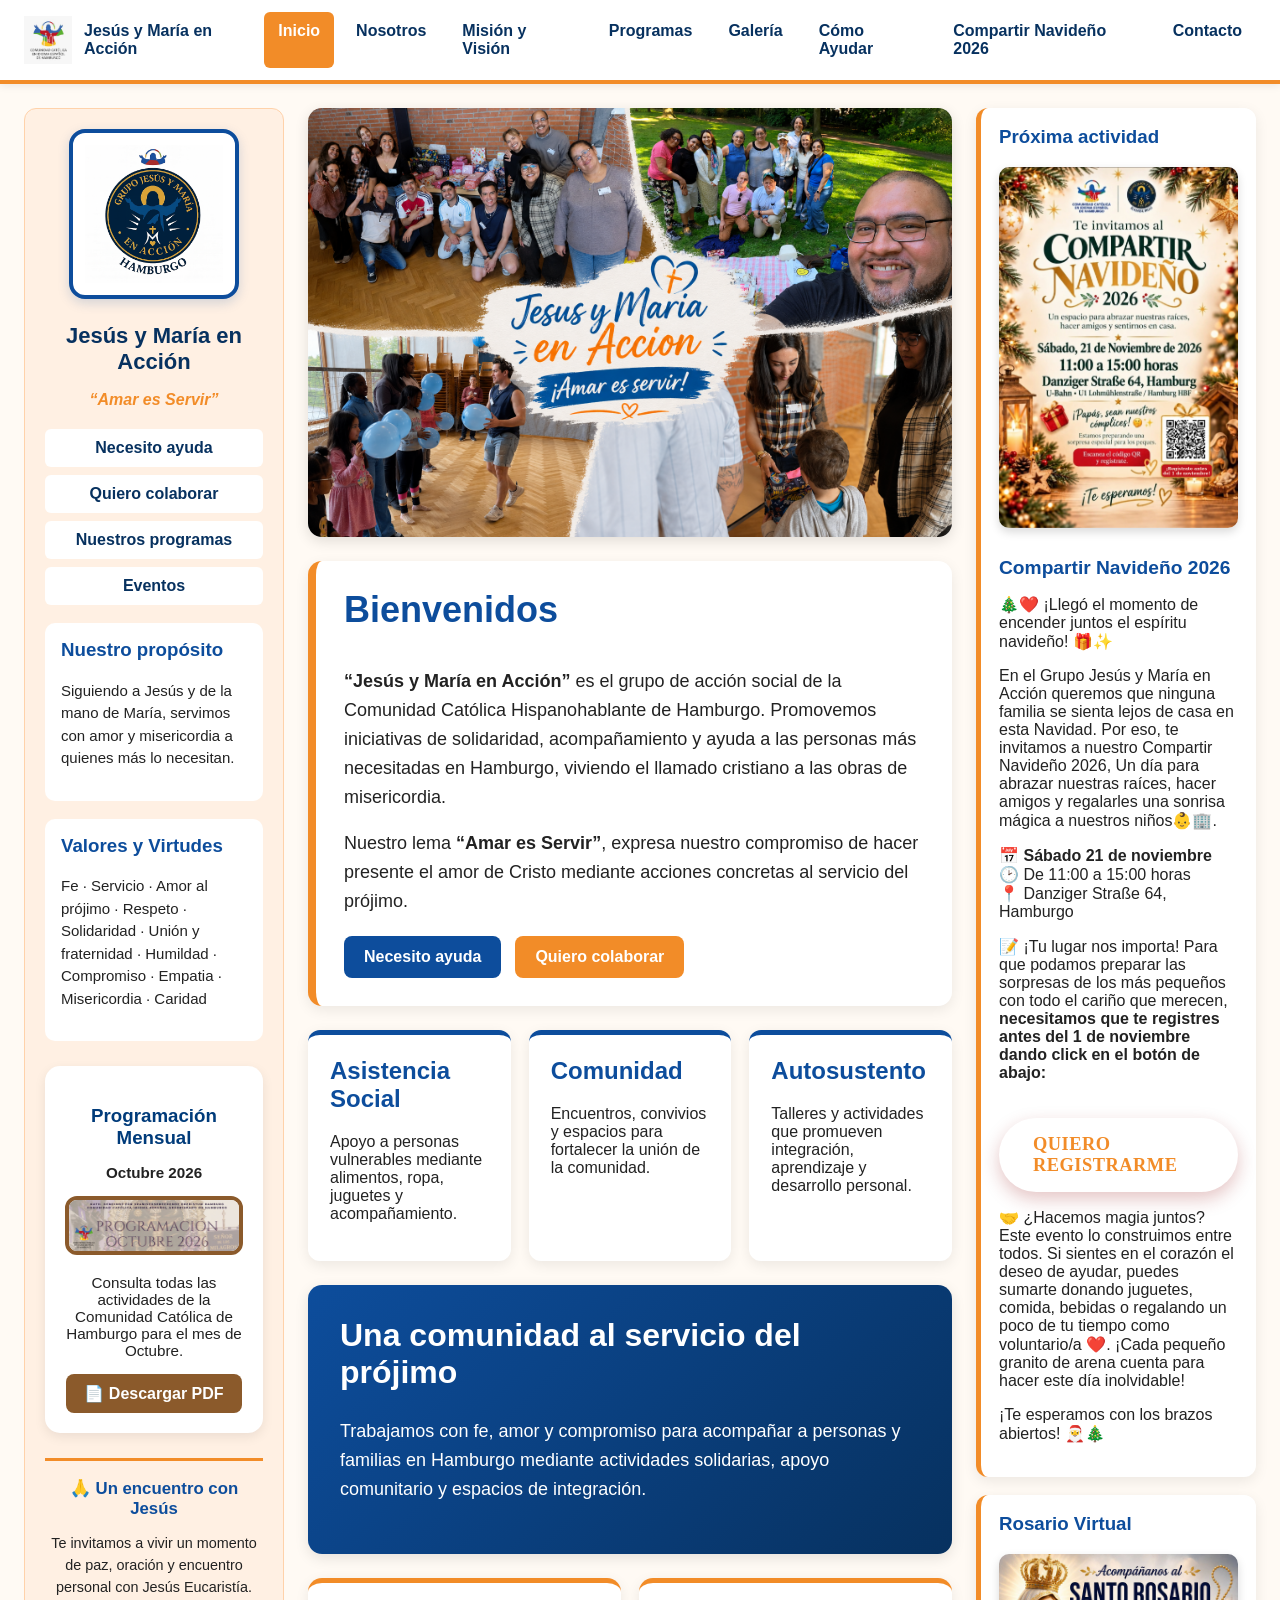
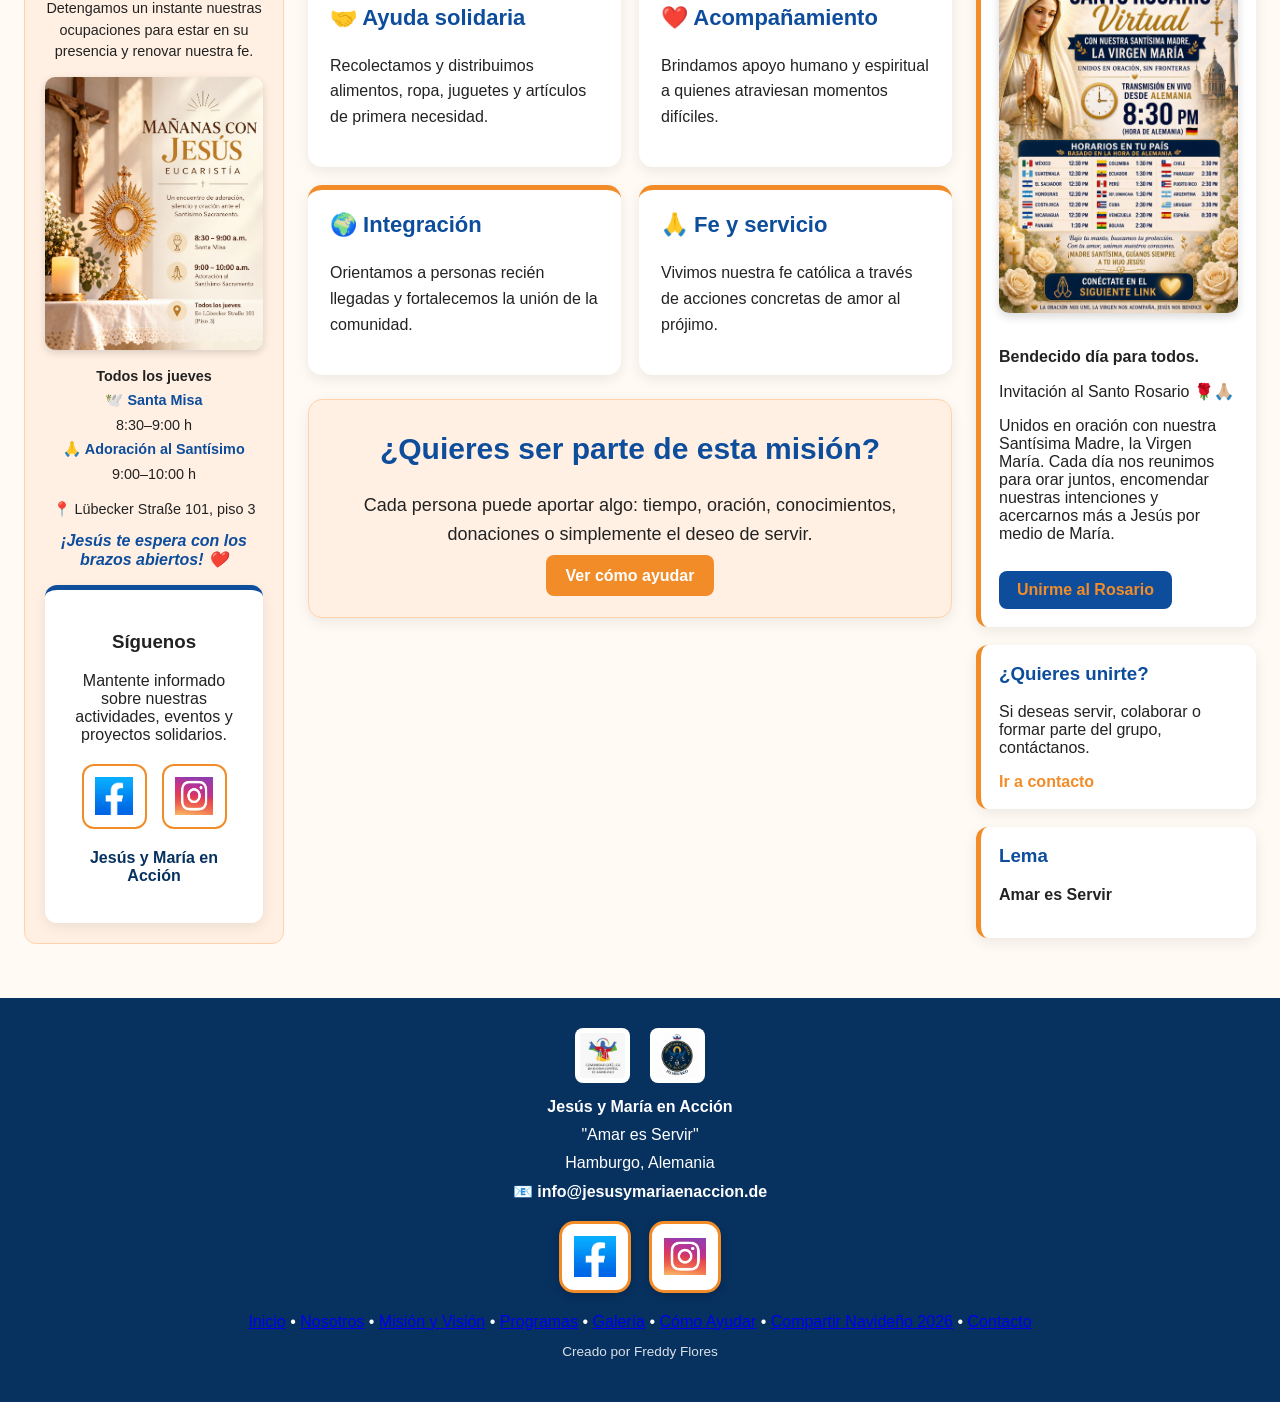
<file: index.html>
<!DOCTYPE html>
<html lang="es">
<head>
  <meta charset="UTF-8" />
  <meta name="viewport" content="width=device-width, initial-scale=1.0" />
  <title>Jesús y María en Acción | Amar es Servir</title>
  <meta name="description" content="Grupo católico hispanohablante en Hamburgo dedicado al servicio, evangelización y ayuda social. Amar es Servir.">
  <meta name="keywords" content="católicos hamburgo, comunidad hispana hamburgo, misión católica hamburgo, ayuda social, jesús y maría en acción">
  <link rel="icon" type="image/png" href="images/favicon/favicon.png">
  <link rel="stylesheet" href="style.css" />
</head>
<body>

  <div id="header"></div>

  <main class="page-layout">
    <div id="sidebar"></div>

    <section class="main-content">
      <div class="hero-card fade-in">
        <img src="images/image-center.png" alt="Jesús y María en Acción" class="hero-image" />
      </div>

      <section class="welcome-section reveal">
        <h1>Bienvenidos</h1>
        <p>
          <strong>“Jesús y María en Acción”</strong> es el grupo de acción social de la Comunidad Católica 
          Hispanohablante de Hamburgo. Promovemos iniciativas de solidaridad, acompañamiento 
          y ayuda a las personas más necesitadas en Hamburgo, viviendo el llamado cristiano 
          a las obras de misericordia.
        </p>
        <p>
          Nuestro lema <strong>“Amar es Servir”</strong>, expresa nuestro compromiso de hacer 
          presente el amor de Cristo mediante acciones concretas al servicio del prójimo.
        </p>

        <div class="button-group">
          <a href="contacto.html" class="btn primary">Necesito ayuda</a>
          <a href="como-ayudar.html" class="btn secondary">Quiero colaborar</a>
        </div>
      </section>

      <section class="cards-section reveal">
        <article class="info-card">
          <h2>Asistencia Social</h2>
          <p>Apoyo a personas vulnerables mediante alimentos, ropa, juguetes y acompañamiento.</p>
        </article>

        <article class="info-card">
          <h2>Comunidad</h2>
          <p>Encuentros, convivios y espacios para fortalecer la unión de la comunidad.</p>
        </article>

        <article class="info-card">
          <h2>Autosustento</h2>
          <p>Talleres y actividades que promueven integración, aprendizaje y desarrollo personal.</p>
        </article>
      </section>
      <section class="home-mission reveal">
  <h2>Una comunidad al servicio del prójimo</h2>
  <p>
    Trabajamos con fe, amor y compromiso para acompañar a personas y familias
    en Hamburgo mediante actividades solidarias, apoyo comunitario y espacios de integración.
  </p>
</section>

<section class="home-actions reveal">
  <article>
    <h3>🤝 Ayuda solidaria</h3>
    <p>Recolectamos y distribuimos alimentos, ropa, juguetes y artículos de primera necesidad.</p>
  </article>

  <article>
    <h3>❤️ Acompañamiento</h3>
    <p>Brindamos apoyo humano y espiritual a quienes atraviesan momentos difíciles.</p>
  </article>

  <article>
    <h3>🌍 Integración</h3>
    <p>Orientamos a personas recién llegadas y fortalecemos la unión de la comunidad.</p>
  </article>

  <article>
    <h3>🙏 Fe y servicio</h3>
    <p>Vivimos nuestra fe católica a través de acciones concretas de amor al prójimo.</p>
  </article>
</section>

<section class="home-call reveal">
  <h2>¿Quieres ser parte de esta misión?</h2>
  <p>
    Cada persona puede aportar algo: tiempo, oración, conocimientos, donaciones
    o simplemente el deseo de servir.
  </p>
  <a href="como-ayudar.html" class="btn secondary">Ver cómo ayudar</a>
</section>
    </section>

    <aside class="right-column reveal">
      <div class="right-box">
    <h3>Próxima actividad</h3>

    <img src="images/actividad-1.jpeg"
         alt="Fiesta de la Comunidad"
         class="activity-image">

    <h4>Compartir Navideño 2026</h4>
    <p>🎄❤️ ¡Llegó el momento de encender juntos el espíritu navideño! 🎁✨      
    </p>
    <p>
        En el Grupo Jesús y María en Acción queremos que ninguna familia se sienta lejos de casa en esta Navidad. Por eso, te invitamos a nuestro Compartir Navideño 2026, Un día para abrazar nuestras raíces, hacer amigos y regalarles una sonrisa mágica a nuestros niños👶🏢.
    </p>

    <p>
        📅 <strong>Sábado 21 de noviembre</strong><br>
        🕑 De 11:00 a 15:00 horas<br>
        📍 Danziger Straße 64, Hamburgo
    </p>

    <p>
        📝 ¡Tu lugar nos importa! Para que podamos preparar las 
        sorpresas de los más pequeños con todo el cariño que merecen, 
        <strong>necesitamos que te registres antes del 1 de noviembre dando click en el botón de abajo:</strong><br>
    </p>
    <a
        href="registro-compartir-navideno-2026.html"
        class="navidad-button"
      >
        QUIERO REGISTRARME
      </a>
    <p>🤝 ¿Hacemos magia juntos? Este evento lo construimos entre todos. 
      Si sientes en el corazón el deseo de ayudar, puedes sumarte donando juguetes, 
      comida, bebidas o regalando un poco de tu tiempo como voluntario/a ❤️. 
      ¡Cada pequeño granito de arena cuenta para hacer este día inolvidable!
    </p>
    <p>¡Te esperamos con los brazos abiertos! 🎅🎄</p>
  </div>

<div class="right-box">
    <h3>Rosario Virtual</h3>

    <img src="images/rosario-1.jpeg"
         alt="Rosario Virtual"
         class="activity-image">

    <p>
        <strong>Bendecido día para todos.</strong>
    </p>

    <p>
        Invitación al Santo Rosario 🌹🙏🏼
    </p>

    <p>
        Unidos en oración con nuestra Santísima Madre,
        la Virgen María. Cada día nos reunimos para orar juntos,
    encomendar nuestras intenciones y acercarnos
    más a Jesús por medio de María.
    </p>

    <a
      href="https://meet.google.com/ncn-cphq-fcn"
      target="_blank"
      class="rosario-link">
      Unirme al Rosario
    </a>
</div>

      <div class="right-box">
        <h3>¿Quieres unirte?</h3>
        <p>Si deseas servir, colaborar o formar parte del grupo, contáctanos.</p>
        <a href="contacto.html">Ir a contacto</a>
      </div>

      <div class="right-box">
        <h3>Lema</h3>
        <p><strong>Amar es Servir</strong></p>
      </div>
    </aside>
  </main>

  <div id="footer"></div>

  <script src="script.js"></script>
</body>
</html>
</file>
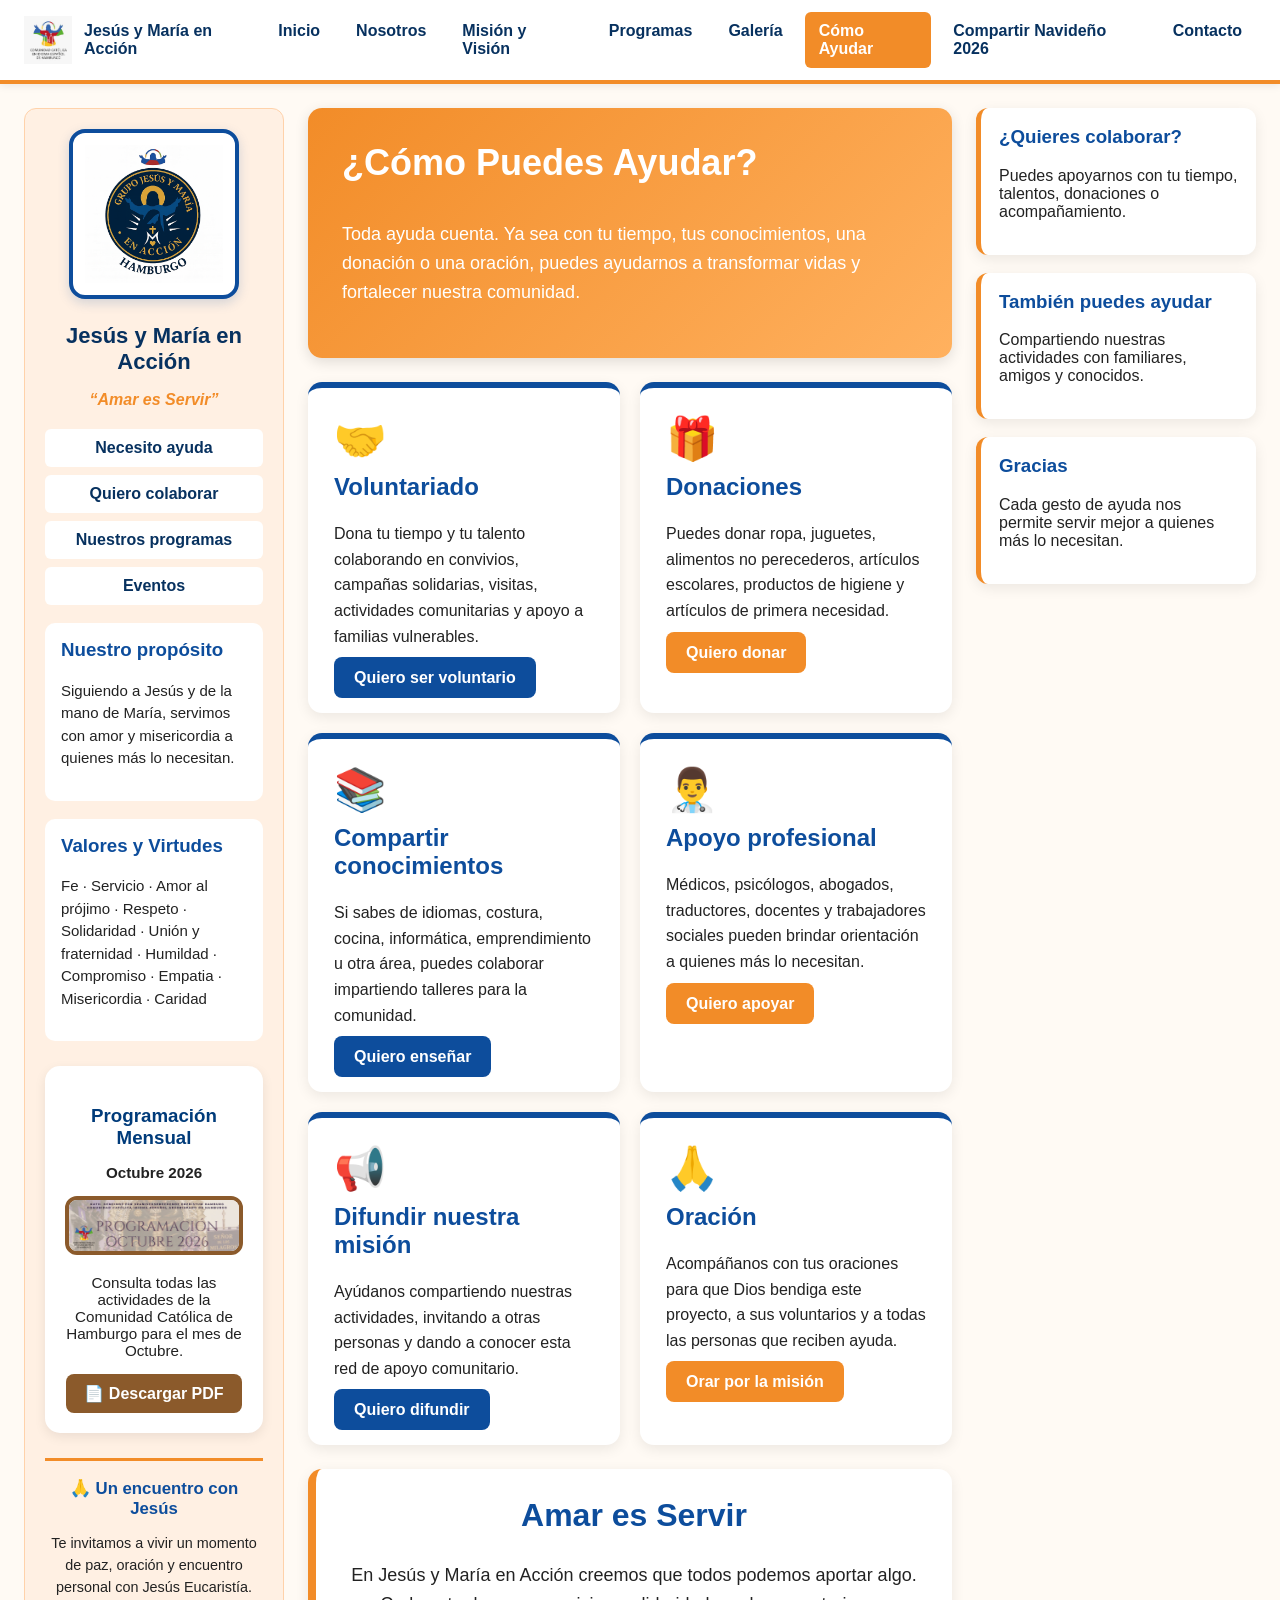
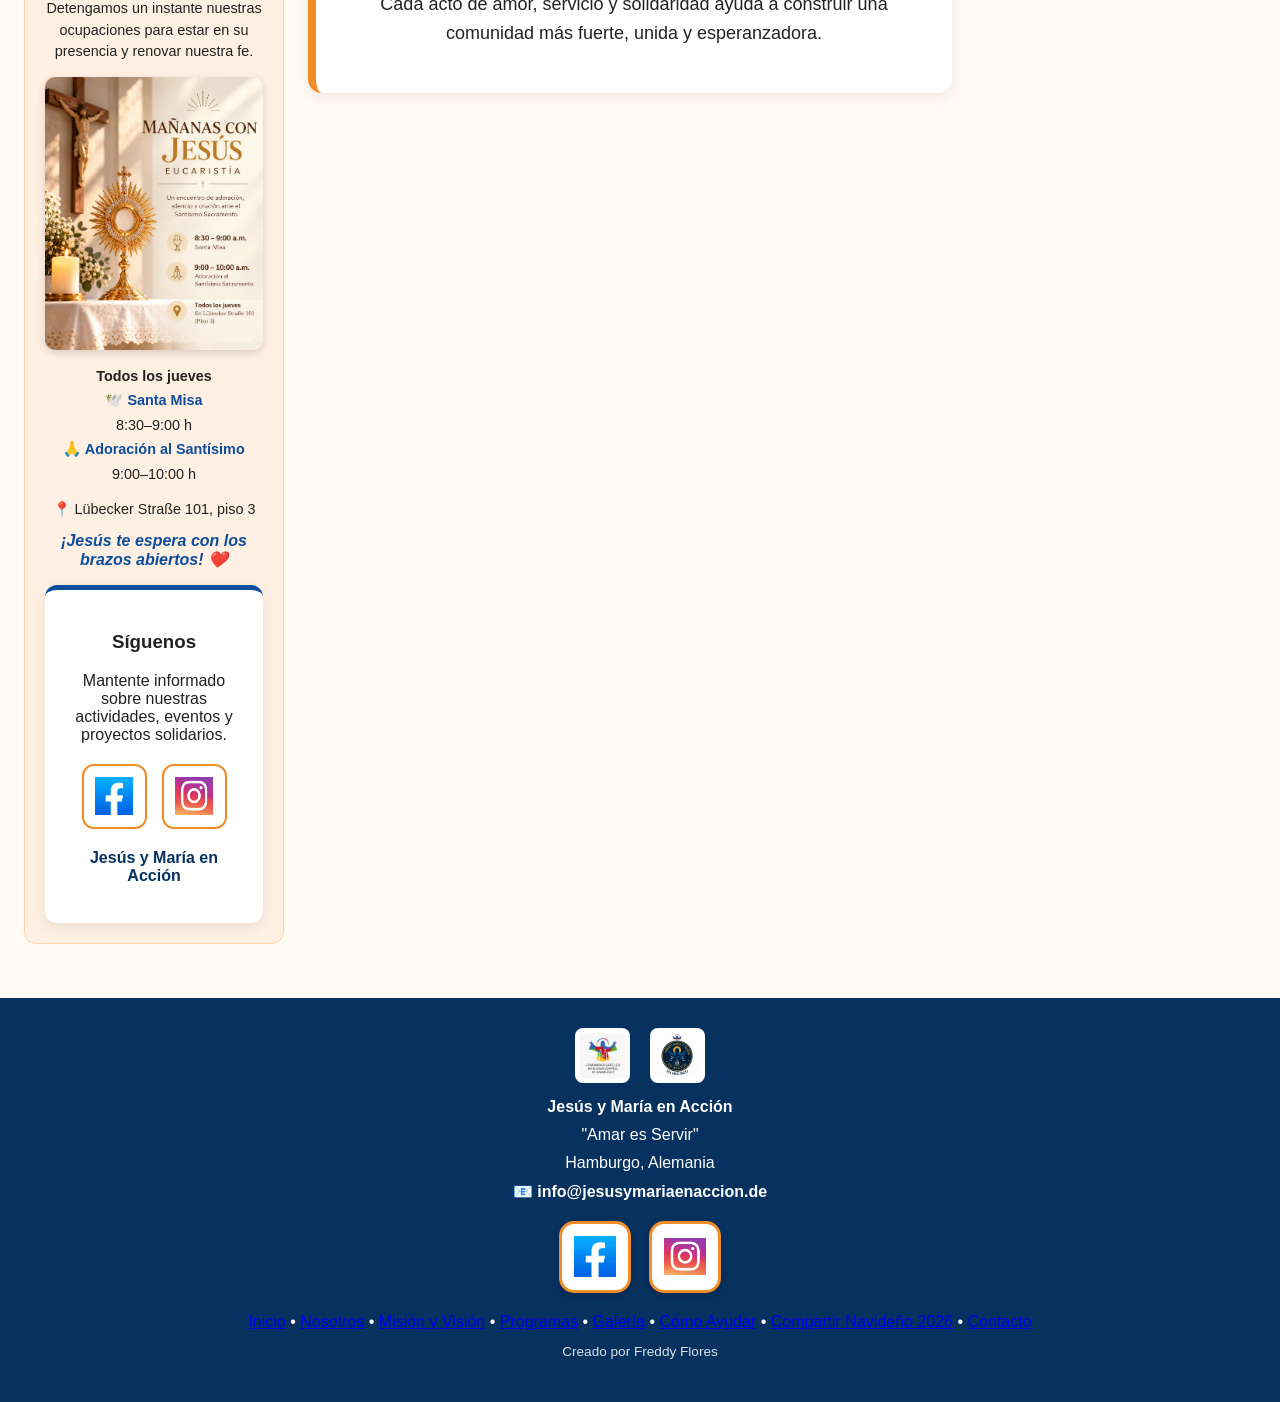
<file: como-ayudar.html>
<!DOCTYPE html>
<html lang="es">
<head>
  <meta charset="UTF-8" />
  <meta name="viewport" content="width=device-width, initial-scale=1.0" />
  <title>Cómo Ayudar | Jesús y María en Acción</title>
  <meta name="description" content="Grupo católico hispanohablante en Hamburgo dedicado al servicio, evangelización y ayuda social. Amar es Servir.">
  <meta name="keywords" content="católicos hamburgo, comunidad hispana hamburgo, misión católica hamburgo, ayuda social, jesús y maría en acción">
  <link rel="icon" type="image/png" href="images/favicon/favicon.png">
  <link rel="stylesheet" href="style.css" />
</head>
<body>

  <div id="header"></div>

  <main class="page-layout">
    <div id="sidebar"></div>

    <section class="main-content">
      <section class="help-hero">
        <h1>¿Cómo Puedes Ayudar?</h1>
        <p>
          Toda ayuda cuenta. Ya sea con tu tiempo, tus conocimientos, una donación
          o una oración, puedes ayudarnos a transformar vidas y fortalecer nuestra comunidad.
        </p>
      </section>

      <section class="help-grid">

        <article class="help-card">
          <div class="help-icon">🤝</div>
          <h2>Voluntariado</h2>
          <p>
            Dona tu tiempo y tu talento colaborando en convivios, campañas solidarias,
            visitas, actividades comunitarias y apoyo a familias vulnerables.
          </p>
          <a href="contacto.html?motivo=voluntario" class="btn primary">Quiero ser voluntario</a>
        </article>

        <article class="help-card">
          <div class="help-icon">🎁</div>
          <h2>Donaciones</h2>
          <p>
            Puedes donar ropa, juguetes, alimentos no perecederos, artículos escolares,
            productos de higiene y artículos de primera necesidad.
          </p>
          <a href="contacto.html?motivo=donacion" class="btn secondary">Quiero donar</a>
        </article>

        <article class="help-card">
          <div class="help-icon">📚</div>
          <h2>Compartir conocimientos</h2>
          <p>
            Si sabes de idiomas, costura, cocina, informática, emprendimiento u otra área,
            puedes colaborar impartiendo talleres para la comunidad.
          </p>
          <a href="contacto.html?motivo=conocimientos" class="btn primary">Quiero enseñar</a>
        </article>

        <article class="help-card">
          <div class="help-icon">👨‍⚕️</div>
          <h2>Apoyo profesional</h2>
          <p>
            Médicos, psicólogos, abogados, traductores, docentes y trabajadores sociales
            pueden brindar orientación a quienes más lo necesitan.
          </p>
          <a href="contacto.html?motivo=profesional" class="btn secondary">Quiero apoyar</a>
        </article>

        <article class="help-card">
          <div class="help-icon">📢</div>
          <h2>Difundir nuestra misión</h2>
          <p>
            Ayúdanos compartiendo nuestras actividades, invitando a otras personas
            y dando a conocer esta red de apoyo comunitario.
          </p>
          <a href="contacto.html?motivo=difusion" class="btn primary">Quiero difundir</a>
        </article>

        <article class="help-card">
          <div class="help-icon">🙏</div>
          <h2>Oración</h2>
          <p>
            Acompáñanos con tus oraciones para que Dios bendiga este proyecto,
            a sus voluntarios y a todas las personas que reciben ayuda.
          </p>
          <a href="contacto.html?motivo=oracion" class="btn secondary">Orar por la misión</a>
        </article>

      </section>

      <section class="help-closing">
        <h2>Amar es Servir</h2>
        <p>
          En Jesús y María en Acción creemos que todos podemos aportar algo.
          Cada acto de amor, servicio y solidaridad ayuda a construir una comunidad
          más fuerte, unida y esperanzadora.
        </p>
      </section>
    </section>

    <aside class="right-column">
      <div class="right-box">
        <h3>¿Quieres colaborar?</h3>
        <p>Puedes apoyarnos con tu tiempo, talentos, donaciones o acompañamiento.</p>
      </div>

      <div class="right-box">
        <h3>También puedes ayudar</h3>
        <p>Compartiendo nuestras actividades con familiares, amigos y conocidos.</p>
      </div>

      <div class="right-box">
        <h3>Gracias</h3>
        <p>Cada gesto de ayuda nos permite servir mejor a quienes más lo necesitan.</p>
      </div>
    </aside>
  </main>

  <div id="footer"></div>

  <script src="script.js"></script>
</body>
</html>
</file>
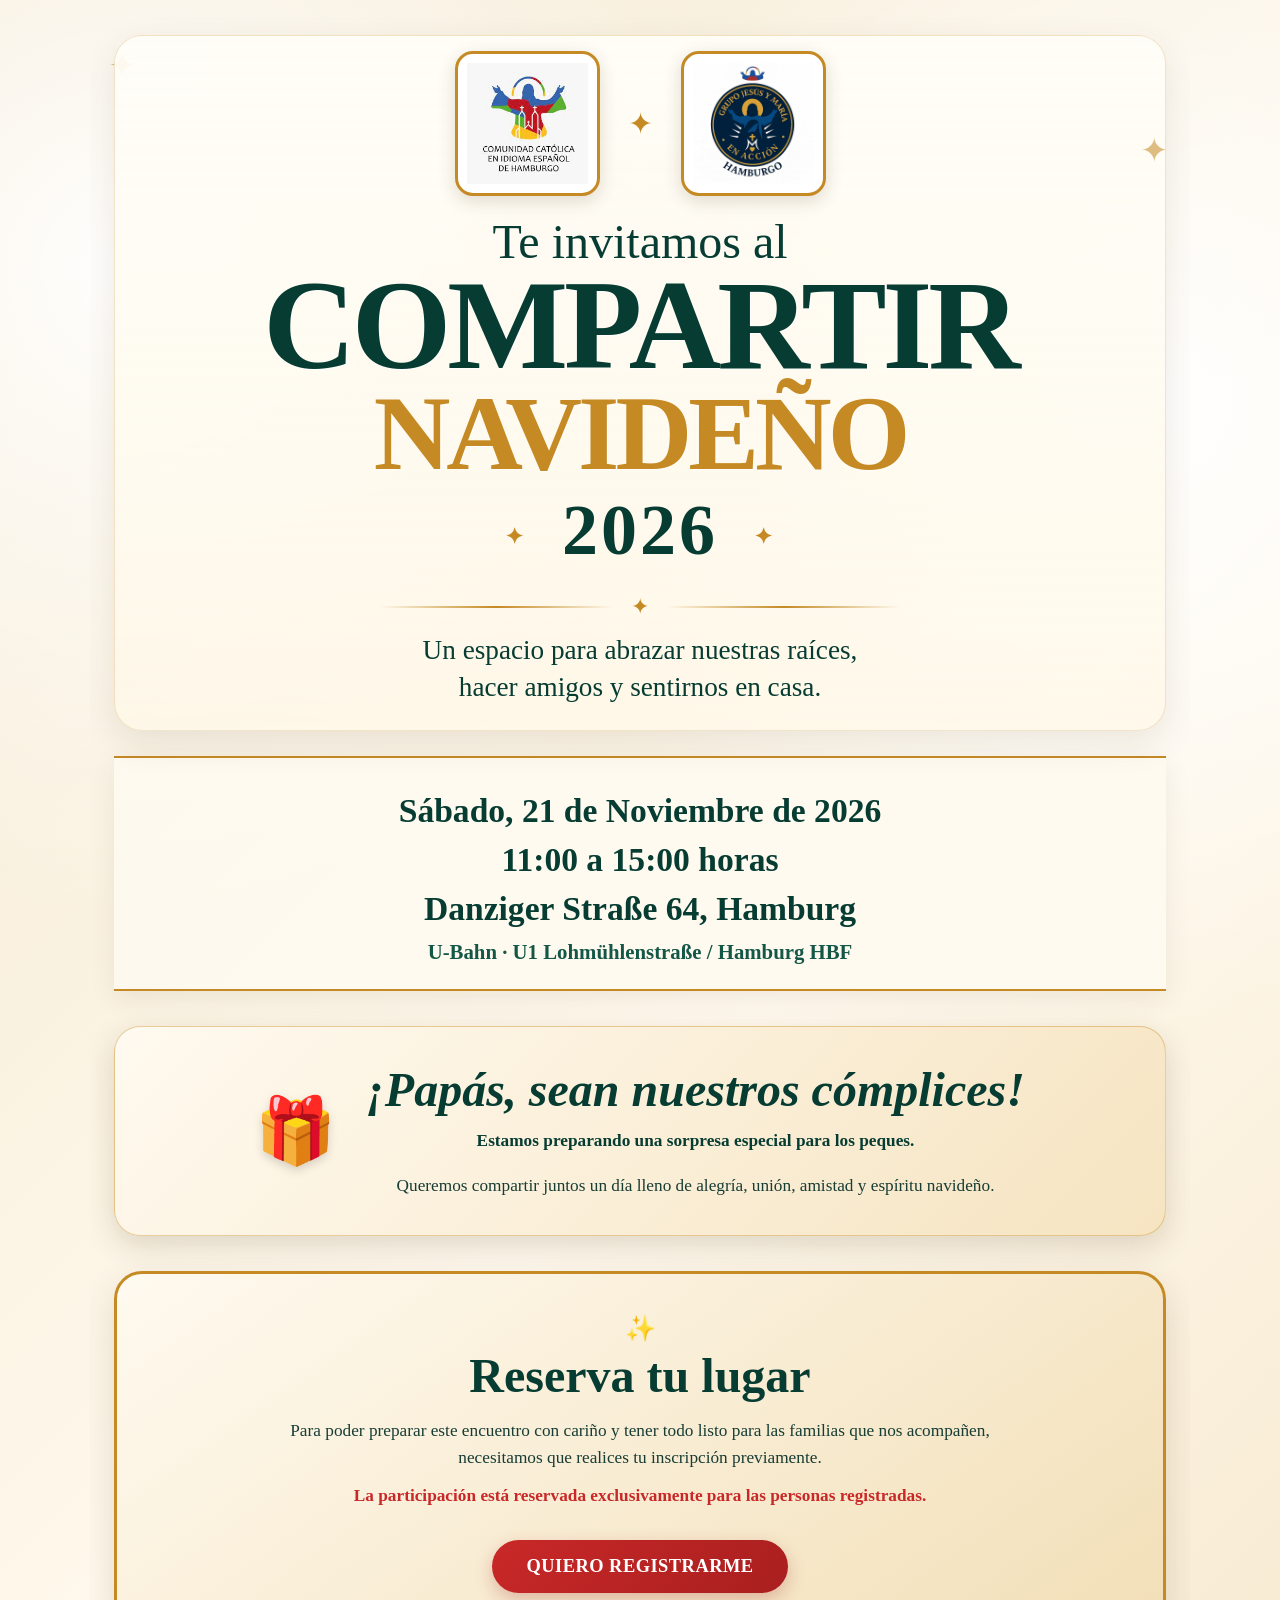
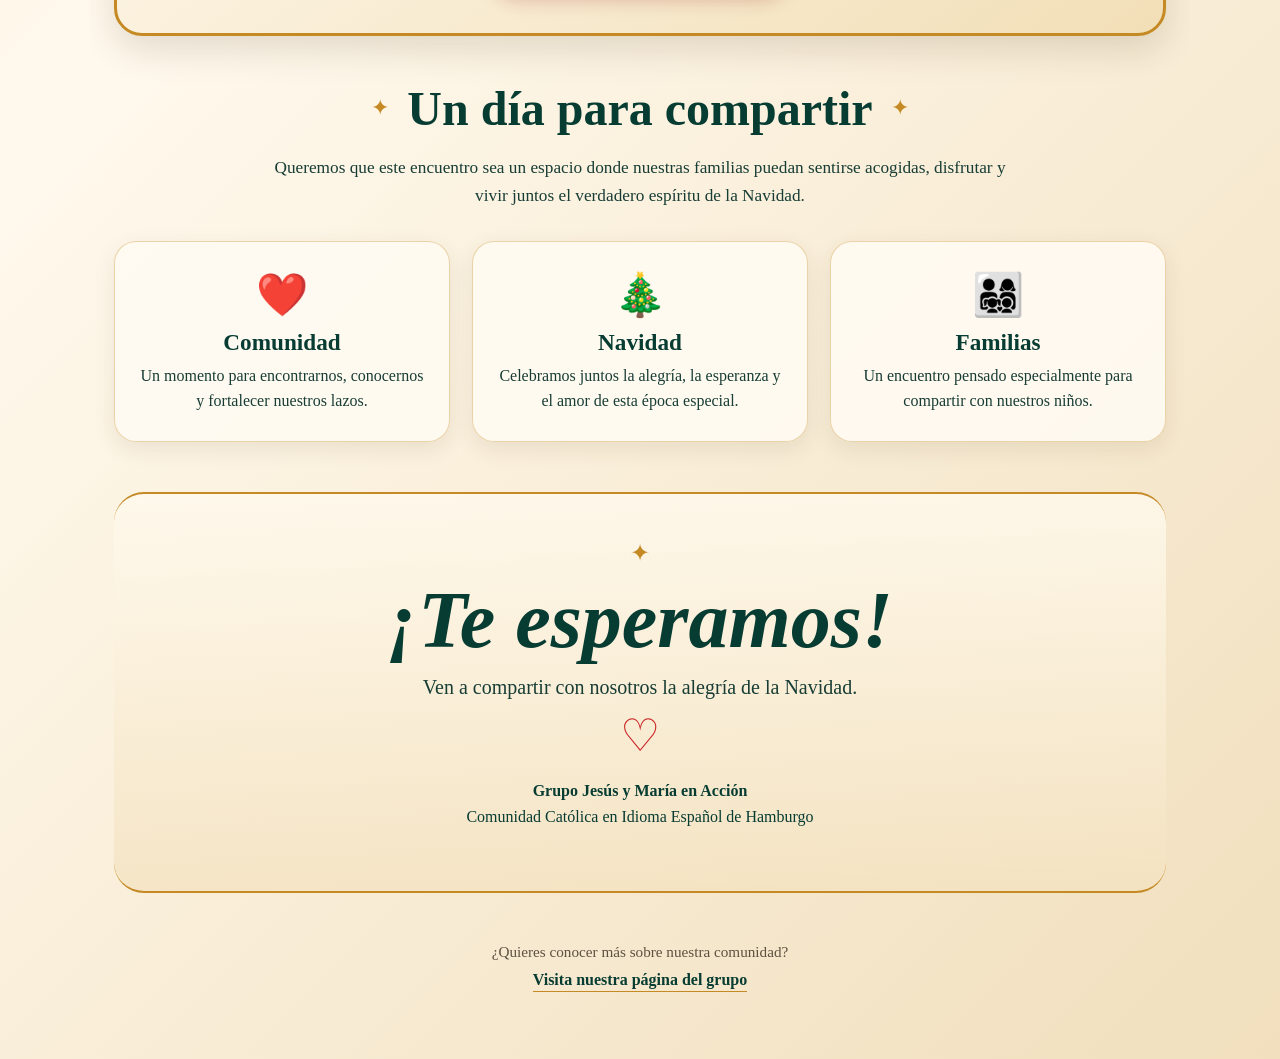
<file: compartir-navideno-2026.html>
<!DOCTYPE html>
<html lang="es">

<head>
  <meta charset="UTF-8">
  <meta name="viewport" content="width=device-width, initial-scale=1.0">

  <title>Compartir Navideño 2026 | Jesús y María en Acción</title>

  <meta
    name="description"
    content="Compartir Navideño 2026 de Jesús y María en Acción y la Comunidad Católica en Idioma Español de Hamburgo."
  >

  <meta
    name="keywords"
    content="Compartir Navideño 2026, Navidad Hamburgo, comunidad católica Hamburgo, Jesús y María en Acción"
  >

  <link
    rel="icon"
    type="image/png"
    href="images/favicon/favicon.png"
  >

  <!-- DISEÑO EXCLUSIVO DE NAVIDAD -->
  <link
    rel="stylesheet"
    href="navidad-2026/navidad.css"
  >
</head>


<body class="navidad-body">


  <!-- =========================================
       CONTENEDOR PRINCIPAL
       ========================================= -->

  <main class="navidad-page">


    <!-- =========================================
         ENCABEZADO / LOGOS
         ========================================= -->

    <section class="navidad-header">

      <div class="navidad-logos">

        <div class="navidad-logo-box">
          <img
            src="navidad-2026/images/logo-comunidad.jpeg"
            alt="Comunidad Católica en Idioma Español de Hamburgo"
          >
        </div>

        <div class="navidad-logo-separator">
          ✦
        </div>

        <div class="navidad-logo-box">
          <img
            src="navidad-2026/images/logo-jma.png"
            alt="Grupo Jesús y María en Acción Hamburgo"
          >
        </div>

      </div>


      <!-- =========================================
           TÍTULO
           ========================================= -->

      <div class="navidad-title">

        <p class="navidad-title-intro">
          Te invitamos al
        </p>

        <h1>
          COMPARTIR
          <span>NAVIDEÑO</span>
        </h1>

        <div class="navidad-year">
          2026
        </div>

      </div>


      <!-- =========================================
           FRASE PRINCIPAL
           ========================================= -->

      <div class="navidad-divider">
        <span>✦</span>
      </div>

      <p class="navidad-subtitle">
        Un espacio para abrazar nuestras raíces,<br>
        hacer amigos y sentirnos en casa.
      </p>

    </section>



    <!-- =========================================
         INFORMACIÓN DEL EVENTO
         ========================================= -->

    <section class="navidad-event-info">

      <div class="navidad-event-item">
        <strong>
          Sábado, 21 de Noviembre de 2026
        </strong>
      </div>

      <div class="navidad-event-item">
        <strong>
          11:00 a 15:00 horas
        </strong>
      </div>

      <div class="navidad-event-item">
        <strong>
          Danziger Straße 64, Hamburg
        </strong>
      </div>

      <div class="navidad-transport">
        U-Bahn · U1 Lohmühlenstraße / Hamburg HBF
      </div>

    </section>



    <!-- =========================================
         MENSAJE PARA LOS PADRES
         ========================================= -->

    <section class="navidad-special">

      <div class="navidad-special-decoration">
        🎁
      </div>

      <div class="navidad-special-content">

        <h2>
          ¡Papás, sean nuestros cómplices!
        </h2>

        <p class="navidad-special-highlight">
          Estamos preparando una sorpresa especial para los peques.
        </p>

        <p>
          Queremos compartir juntos un día lleno de alegría,
          unión, amistad y espíritu navideño.
        </p>

      </div>

    </section>



    <!-- =========================================
         REGISTRO
         ========================================= -->

    <section class="navidad-registration">

      <div class="navidad-registration-decoration">
        ✨
      </div>

      <h2>
        Reserva tu lugar
      </h2>

      <p>
        Para poder preparar este encuentro con cariño y
        tener todo listo para las familias que nos acompañen,
        necesitamos que realices tu inscripción previamente.
      </p>

      <p class="navidad-registration-important">
        La participación está reservada exclusivamente
        para las personas registradas.
      </p>

      <a
        href="registro-compartir-navideno-2026.html"
        class="navidad-button"
      >
        QUIERO REGISTRARME
      </a>

    </section>



    <!-- =========================================
         QUÉ VIVIREMOS
         ========================================= -->

    <section class="navidad-experience">

      <div class="navidad-section-title">

        <span>✦</span>

        <h2>
          Un día para compartir
        </h2>

        <span>✦</span>

      </div>

      <p class="navidad-experience-intro">
        Queremos que este encuentro sea un espacio donde
        nuestras familias puedan sentirse acogidas,
        disfrutar y vivir juntos el verdadero espíritu
        de la Navidad.
      </p>


      <div class="navidad-experience-grid">

        <article class="navidad-experience-card">

          <div class="navidad-experience-icon">
            ❤️
          </div>

          <h3>
            Comunidad
          </h3>

          <p>
            Un momento para encontrarnos,
            conocernos y fortalecer nuestros lazos.
          </p>

        </article>


        <article class="navidad-experience-card">

          <div class="navidad-experience-icon">
            🎄
          </div>

          <h3>
            Navidad
          </h3>

          <p>
            Celebramos juntos la alegría,
            la esperanza y el amor de esta época especial.
          </p>

        </article>


        <article class="navidad-experience-card">

          <div class="navidad-experience-icon">
            👨‍👩‍👧‍👦
          </div>

          <h3>
            Familias
          </h3>

          <p>
            Un encuentro pensado especialmente
            para compartir con nuestros niños.
          </p>

        </article>

      </div>

    </section>



    <!-- =========================================
         MENSAJE FINAL
         ========================================= -->

    <section class="navidad-final">

      <div class="navidad-final-decoration">
        ✦
      </div>

      <p class="navidad-final-title">
        ¡Te esperamos!
      </p>

      <p class="navidad-final-text">
        Ven a compartir con nosotros
        la alegría de la Navidad.
      </p>

      <div class="navidad-heart">
        ♡
      </div>

      <p class="navidad-signature">
        <strong>Grupo Jesús y María en Acción</strong>
        <br>
        Comunidad Católica en Idioma Español de Hamburgo
      </p>

    </section>



    <!-- =========================================
         ENLACE A LA PÁGINA PRINCIPAL
         ========================================= -->

    <section class="navidad-website">

      <p>
        ¿Quieres conocer más sobre nuestra comunidad?
      </p>

      <a
        href="https://jesusymariaenaccion.de"
        target="_blank"
        rel="noopener noreferrer"
      >
        Visita nuestra página del grupo
      </a>

    </section>


  </main>



  <!-- =========================================
       JAVASCRIPT
       ========================================= -->

  <script src="script.js"></script>

</body>

</html>
</file>
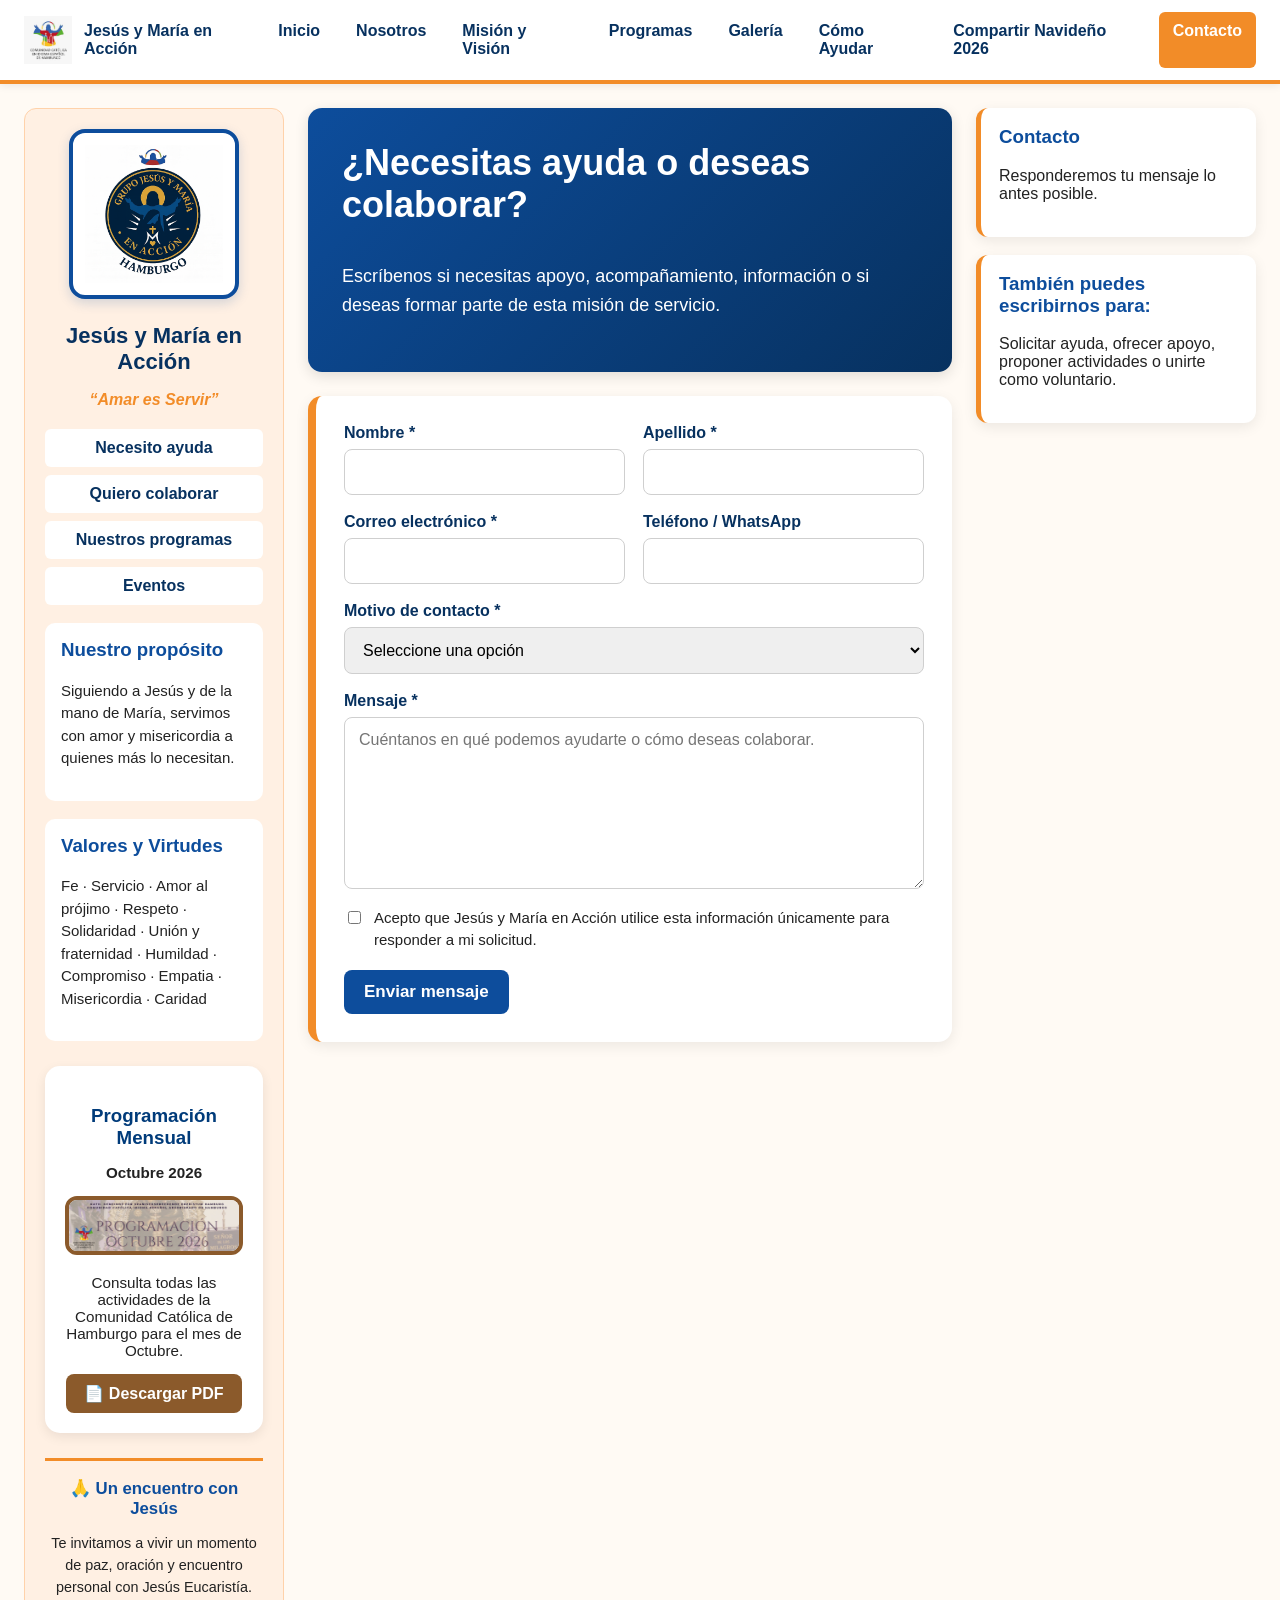
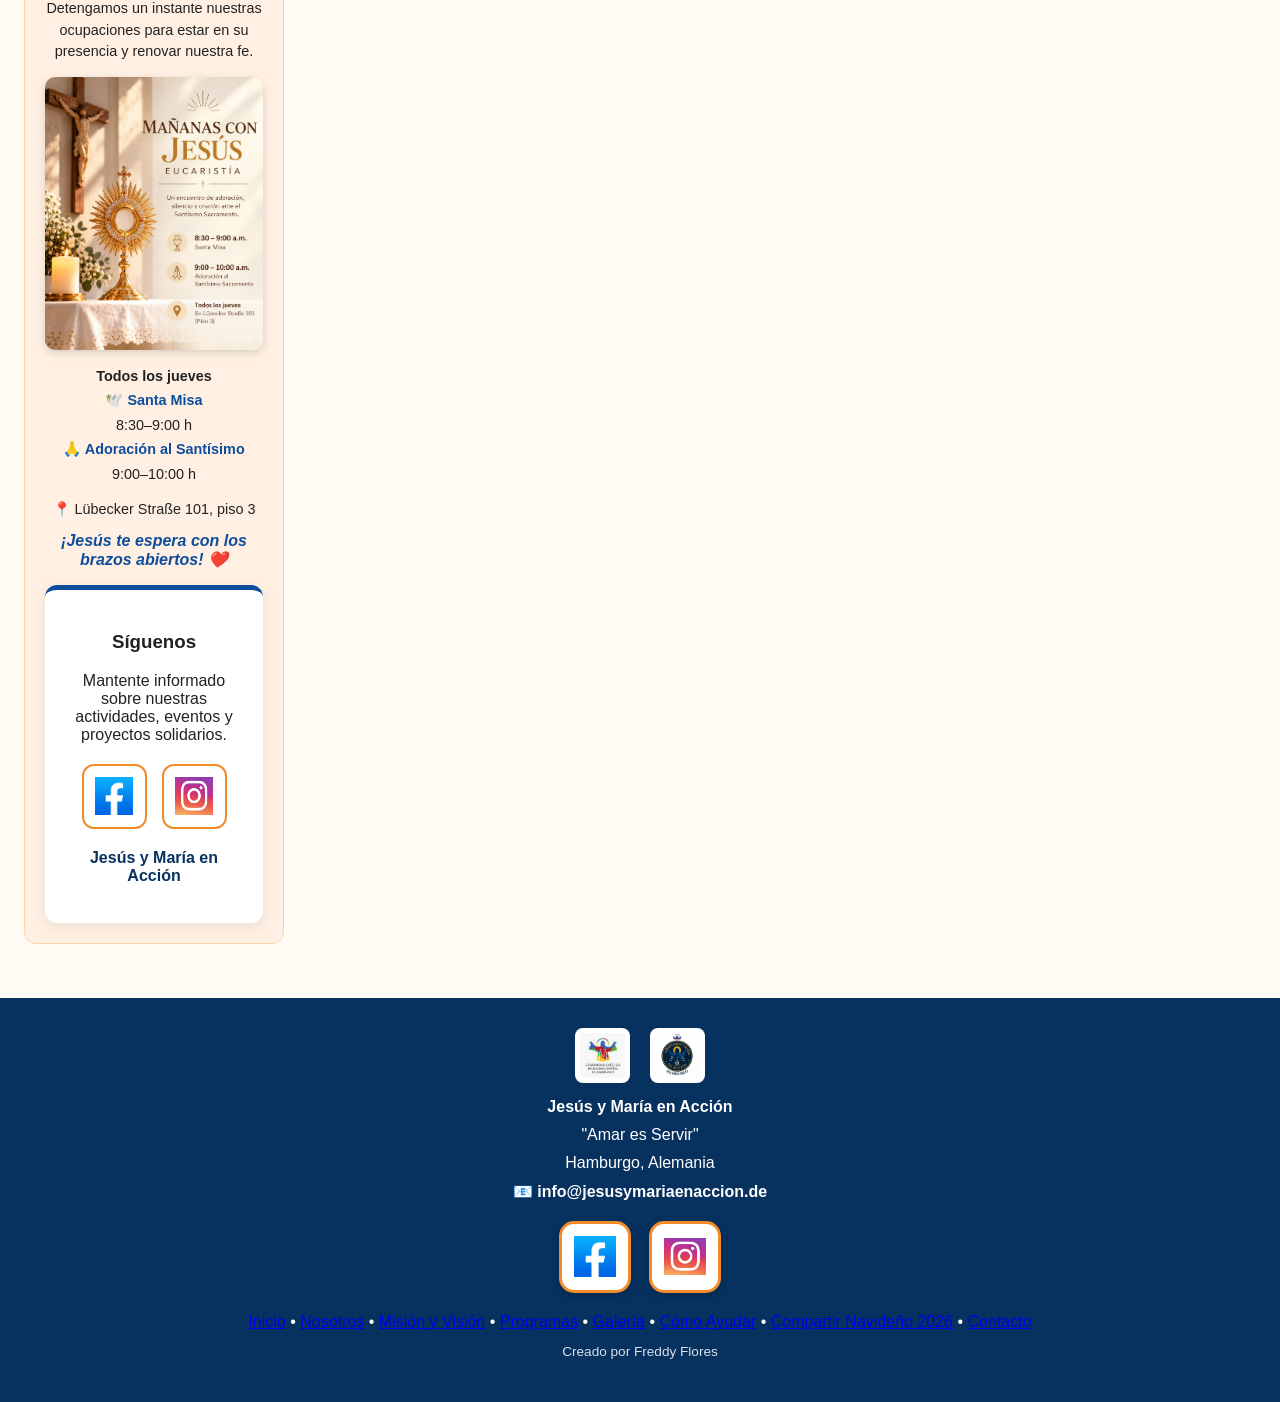
<file: contacto.html>
<!DOCTYPE html>
<html lang="es">
<head>
  <meta charset="UTF-8" />
  <meta name="viewport" content="width=device-width, initial-scale=1.0" />
  <title>Contacto y Apoyo | Jesús y María en Acción</title>
  <meta name="description" content="Grupo católico hispanohablante en Hamburgo dedicado al servicio, evangelización y ayuda social. Amar es Servir.">
  <meta name="keywords" content="católicos hamburgo, comunidad hispana hamburgo, misión católica hamburgo, ayuda social, jesús y maría en acción">
  <link rel="icon" type="image/png" href="images/favicon/favicon.png">
  <link rel="stylesheet" href="style.css" />
</head>
<body>

  <div id="header"></div>

  <main class="page-layout">
    <div id="sidebar"></div>

    <section class="main-content">
      <section class="contact-hero">
        <h1>¿Necesitas ayuda o deseas colaborar?</h1>
        <p>
          Escríbenos si necesitas apoyo, acompañamiento, información o si deseas
          formar parte de esta misión de servicio.
        </p>
      </section>

      <section class="contact-card">
        <form action="https://formspree.io/f/xeednrnz" method="POST" class="contact-form">
          <div class="form-row">
            <div class="form-group">
              <label for="nombre">Nombre *</label>
              <input type="text" id="nombre" name="nombre" required />
            </div>

            <div class="form-group">
              <label for="apellido">Apellido *</label>
              <input type="text" id="apellido" name="apellido" required />
            </div>
          </div>

          <div class="form-row">
            <div class="form-group">
              <label for="email">Correo electrónico *</label>
              <input type="email" id="email" name="email" required />
            </div>

            <div class="form-group">
              <label for="telefono">Teléfono / WhatsApp</label>
              <input type="tel" id="telefono" name="telefono" />
            </div>
          </div>

          <div class="form-group">
            <label for="motivo">Motivo de contacto *</label>
            <select id="motivo" name="motivo" required>
              <option value="">Seleccione una opción</option>
              <option value="Necesito ayuda">Necesito ayuda</option>
              <option value="Quiero colaborar como voluntario">Quiero colaborar como voluntario</option>
              <option value="Quiero hacer una donación">Quiero hacer una donación</option>
              <option value="Tengo una propuesta o proyecto">Tengo una propuesta o proyecto</option>
              <option value="Solicitar información">Solicitar información</option>
              <option value="Otro">Otro</option>
            </select>
          </div>

          <div class="form-group">
            <label for="mensaje">Mensaje *</label>
            <textarea id="mensaje" name="mensaje" rows="8" required placeholder="Cuéntanos en qué podemos ayudarte o cómo deseas colaborar."></textarea>
          </div>

          <div class="checkbox-group">
            <input type="checkbox" id="privacidad" name="privacidad" required />
            <label for="privacidad">
              Acepto que Jesús y María en Acción utilice esta información únicamente para responder a mi solicitud.
            </label>
          </div>

          <button type="submit" class="btn primary form-button">Enviar mensaje</button>
        </form>
      </section>
    </section>

    <aside class="right-column">
      <div class="right-box">
        <h3>Contacto</h3>
        <p>Responderemos tu mensaje lo antes posible.</p>
      </div>

      <div class="right-box">
        <h3>También puedes escribirnos para:</h3>
        <p>Solicitar ayuda, ofrecer apoyo, proponer actividades o unirte como voluntario.</p>
      </div>
    </aside>
  </main>

  <div id="footer"></div>

  <script src="script.js"></script>
</body>
</html>
</file>
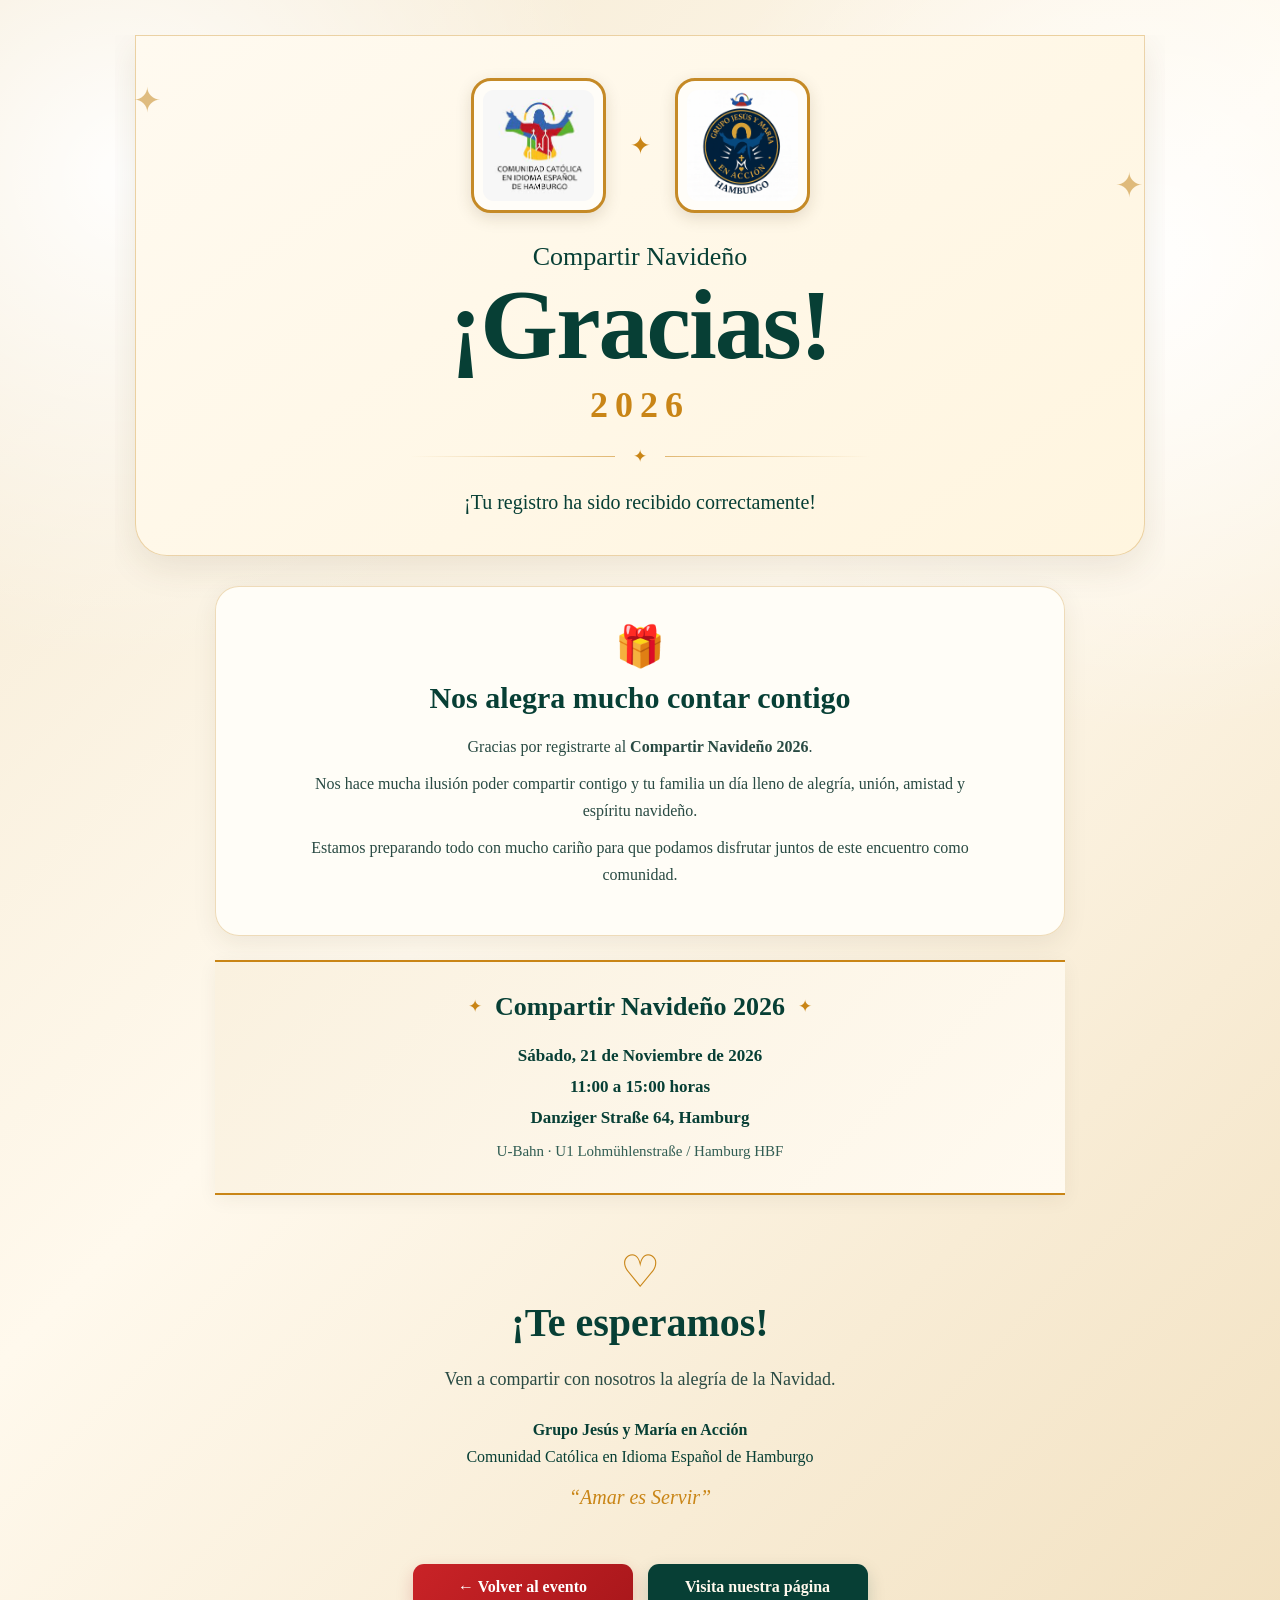
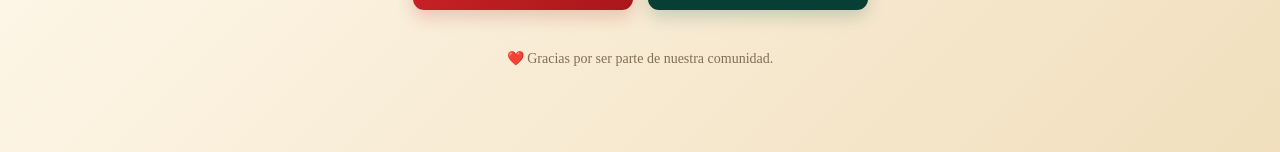
<file: gracias-compartir-navideno-2026.html>
<!DOCTYPE html>
<html lang="es">

<head>

  <meta charset="UTF-8">

  <meta
    name="viewport"
    content="width=device-width, initial-scale=1.0"
  >

  <title>
    Gracias por registrarte | Compartir Navideño 2026
  </title>

  <meta
    name="description"
    content="Gracias por registrarte al Compartir Navideño 2026 de Jesús y María en Acción y la Comunidad Católica en Idioma Español de Hamburgo."
  >

  <meta
    name="keywords"
    content="Compartir Navideño 2026, Jesús y María en Acción, comunidad católica Hamburgo"
  >

  <link
    rel="icon"
    type="image/png"
    href="images/favicon/favicon.png"
  >

  <!-- CSS EXCLUSIVO DE NAVIDAD -->
  <link
    rel="stylesheet"
    href="navidad-2026/navidad.css"
  >

</head>


<body class="navidad-body">


  <main class="navidad-page navidad-thanks-page">


    <!-- =====================================================
         ENCABEZADO
         ===================================================== -->

    <section class="navidad-thanks-header">


      <!-- LOGOS -->

      <div class="navidad-thanks-logos">

        <div class="navidad-thanks-logo-box">

          <img
            src="navidad-2026/images/logo-comunidad.jpeg"
            alt="Comunidad Católica en Idioma Español de Hamburgo"
          >

        </div>


        <div class="navidad-thanks-logo-separator">
          ✦
        </div>


        <div class="navidad-thanks-logo-box">

          <img
            src="navidad-2026/images/logo-jma.png"
            alt="Grupo Jesús y María en Acción Hamburgo"
          >

        </div>

      </div>



      <!-- TITULO -->

      <div class="navidad-thanks-title">

        <p>
          Compartir Navideño
        </p>

        <h1>
          ¡Gracias!
        </h1>

        <div class="navidad-thanks-year">
          2026
        </div>

      </div>



      <!-- DECORACIÓN -->

      <div class="navidad-thanks-divider">
        <span>✦</span>
      </div>



      <p class="navidad-thanks-subtitle">
        ¡Tu registro ha sido recibido correctamente!
      </p>

    </section>



    <!-- =====================================================
         MENSAJE PRINCIPAL
         ===================================================== -->

    <section class="navidad-thanks-card">


      <div class="navidad-thanks-gift">
        🎁
      </div>


      <h2>
        Nos alegra mucho contar contigo
      </h2>


      <p class="navidad-thanks-main-text">

        Gracias por registrarte al
        <strong>Compartir Navideño 2026</strong>.

      </p>


      <p>

        Nos hace mucha ilusión poder compartir
        contigo y tu familia un día lleno de
        alegría, unión, amistad y espíritu navideño.

      </p>


      <p>

        Estamos preparando todo con mucho cariño
        para que podamos disfrutar juntos
        de este encuentro como comunidad.

      </p>


    </section>



    <!-- =====================================================
         INFORMACIÓN DEL EVENTO
         ===================================================== -->

    <section class="navidad-thanks-event">


      <div class="navidad-thanks-event-title">

        <span>✦</span>

        <h2>
          Compartir Navideño 2026
        </h2>

        <span>✦</span>

      </div>


      <div class="navidad-thanks-event-details">


        <div>

          <strong>
            Sábado, 21 de Noviembre de 2026
          </strong>

        </div>


        <div>

          <strong>
            11:00 a 15:00 horas
          </strong>

        </div>


        <div>

          <strong>
            Danziger Straße 64, Hamburg
          </strong>

        </div>


        <div class="navidad-thanks-transport">

          U-Bahn · U1 Lohmühlenstraße /
          Hamburg HBF

        </div>


      </div>

    </section>



    <!-- =====================================================
         MENSAJE FINAL
         ===================================================== -->

    <section class="navidad-thanks-final">


      <div class="navidad-thanks-heart">
        ♡
      </div>


      <p class="navidad-thanks-final-main">

        ¡Te esperamos!

      </p>


      <p>

        Ven a compartir con nosotros
        la alegría de la Navidad.

      </p>


      <p class="navidad-thanks-signature">

        <strong>
          Grupo Jesús y María en Acción
        </strong>

        <br>

        Comunidad Católica en Idioma Español
        de Hamburgo

      </p>


      <div class="navidad-thanks-motto">

        “Amar es Servir”

      </div>


    </section>



    <!-- =====================================================
         BOTONES
         ===================================================== -->

    <section class="navidad-thanks-buttons">


      <a
        href="compartir-navideno-2026.html"
        class="navidad-thanks-button navidad-thanks-button-primary"
      >
        ← Volver al evento
      </a>


      <a
        href="https://jesusymariaenaccion.de"
        target="_blank"
        rel="noopener noreferrer"
        class="navidad-thanks-button navidad-thanks-button-secondary"
      >
        Visita nuestra página
      </a>


    </section>



    <!-- =====================================================
         PIE
         ===================================================== -->

    <section class="navidad-thanks-footer-message">

      <p>
        ❤️ Gracias por ser parte de nuestra comunidad.
      </p>

    </section>


  </main>


</body>

</html>
</file>
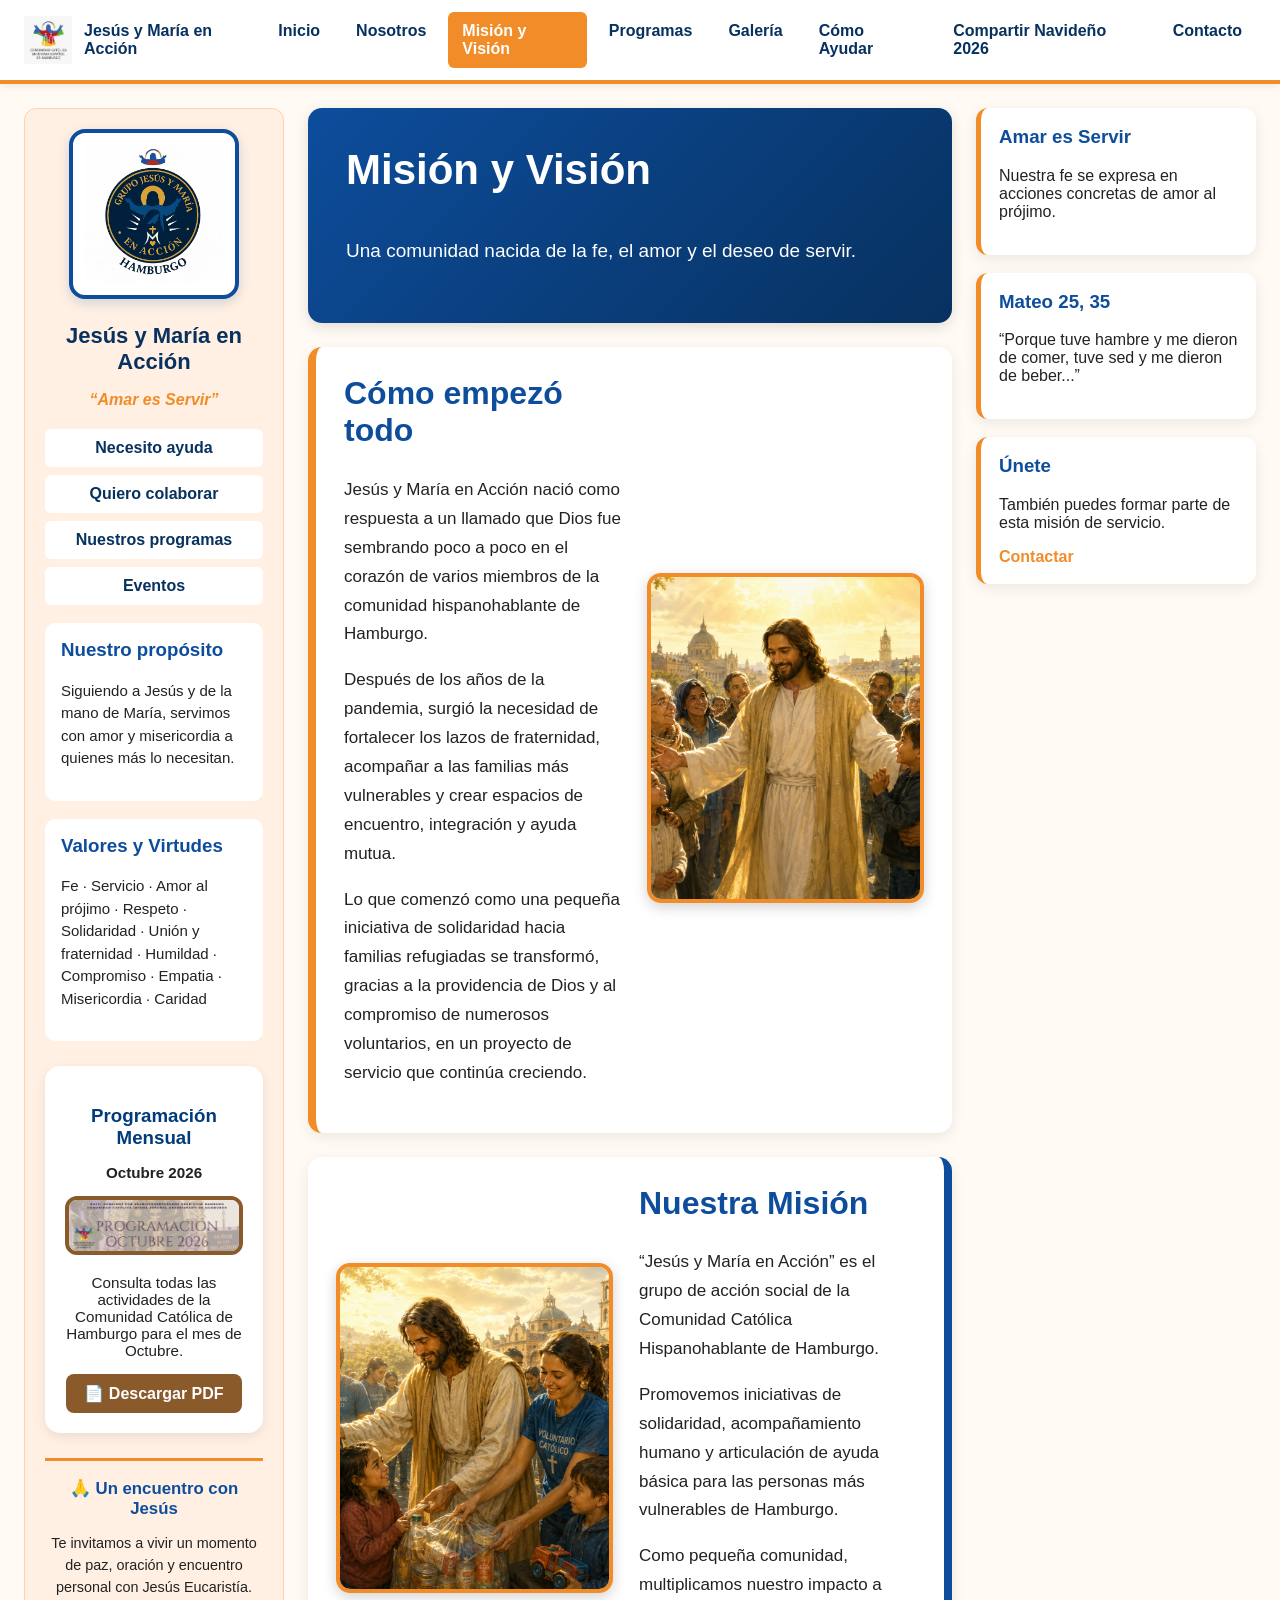
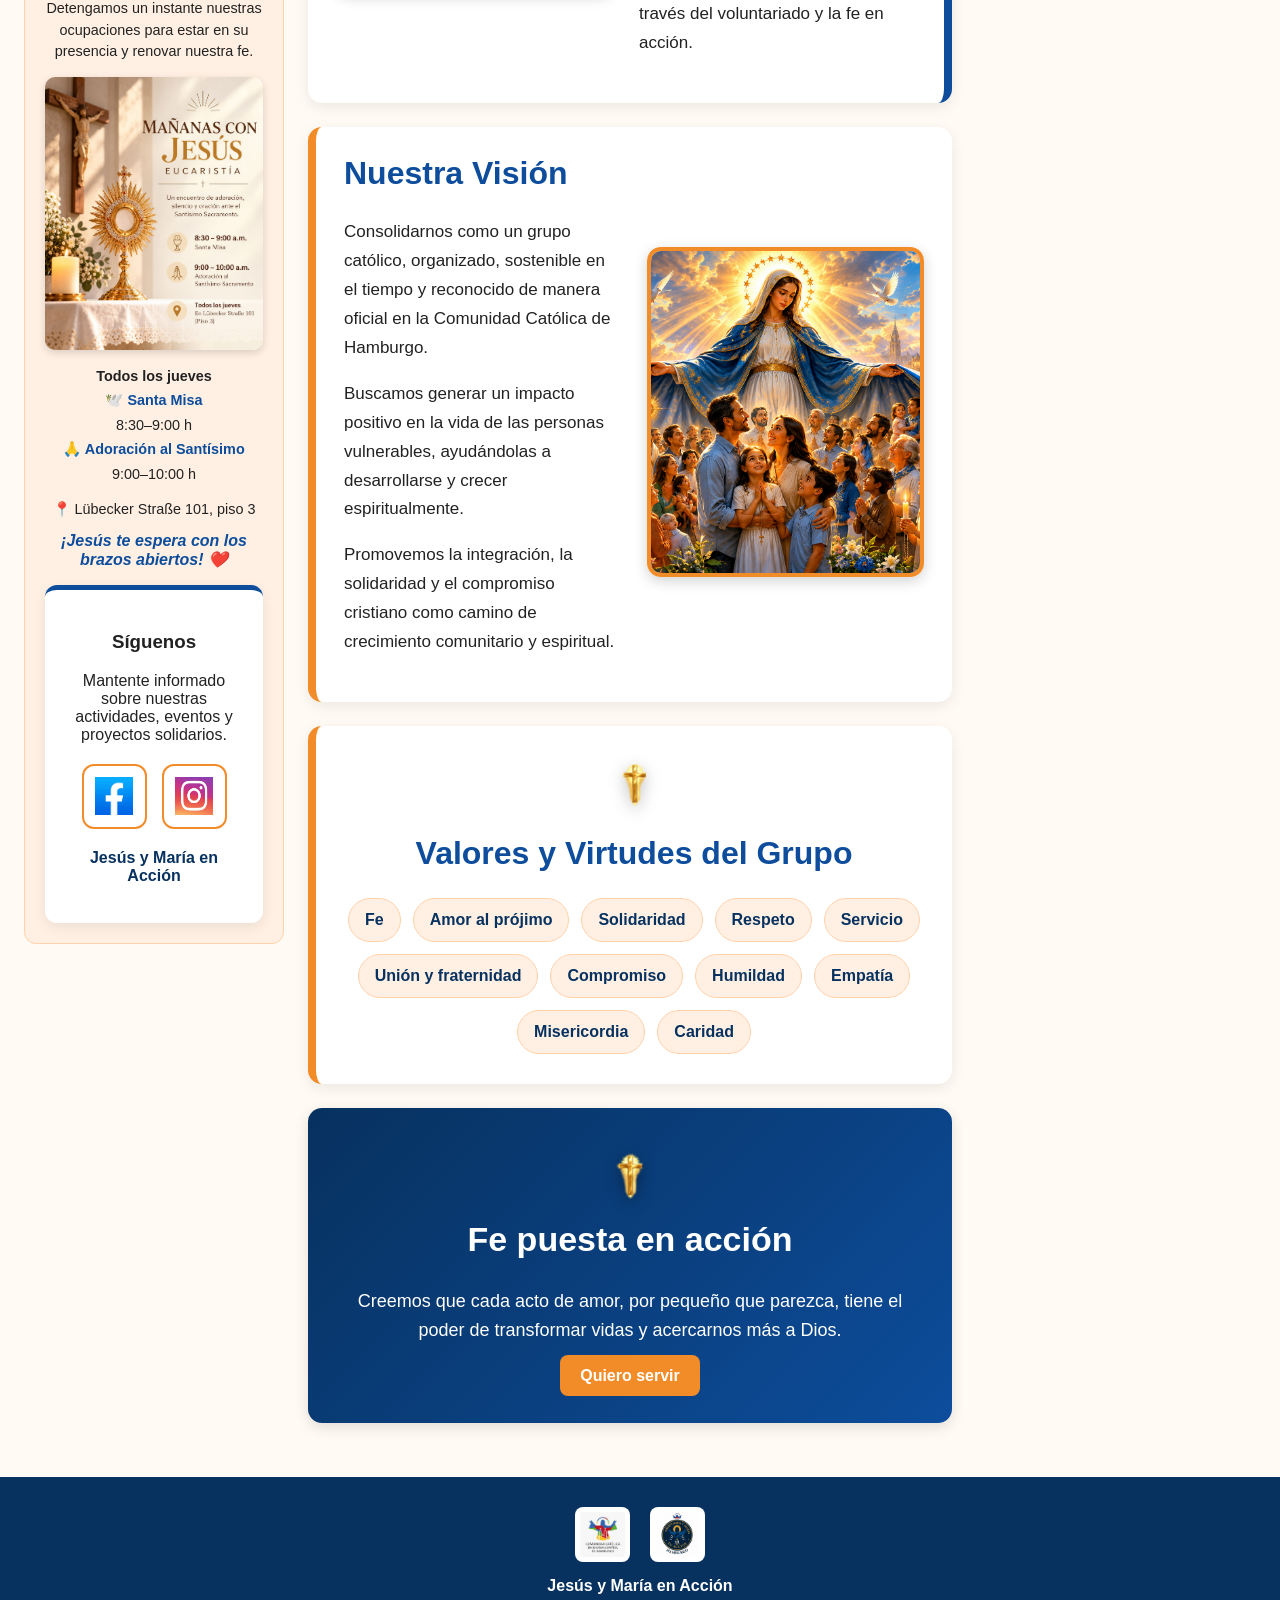
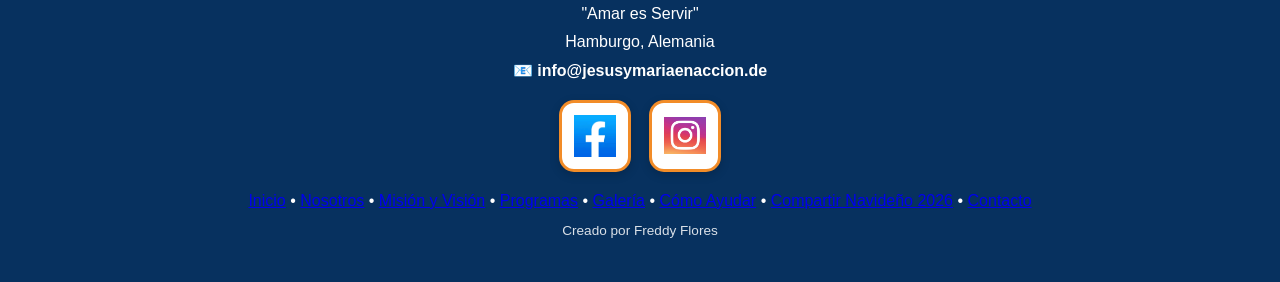
<file: mision-vision.html>
<!DOCTYPE html>
<html lang="es">
<head>
  <meta charset="UTF-8" />
  <meta name="viewport" content="width=device-width, initial-scale=1.0" />
  <title>Misión y Visión | Jesús y María en Acción</title>
  <meta name="description" content="Grupo católico hispanohablante en Hamburgo dedicado al servicio, evangelización y ayuda social. Amar es Servir.">
  <meta name="keywords" content="católicos hamburgo, comunidad hispana hamburgo, misión católica hamburgo, ayuda social, jesús y maría en acción">
  <link rel="icon" type="image/png" href="images/favicon/favicon.png">
  <link rel="stylesheet" href="style.css" />
</head>
<body>

  <div id="header"></div>

  <main class="page-layout">
    <div id="sidebar"></div>

    <section class="main-content">

      <section class="mv-hero fade-in">
        <h1>Misión y Visión</h1>
        <p>Una comunidad nacida de la fe, el amor y el deseo de servir.</p>
      </section>

      <section class="mv-section reveal">
        <div class="mv-text">
          <h2>Cómo empezó todo</h2>
          <p>
            Jesús y María en Acción nació como respuesta a un llamado que Dios fue sembrando poco a poco
            en el corazón de varios miembros de la comunidad hispanohablante de Hamburgo.
          </p>
          <p>
            Después de los años de la pandemia, surgió la necesidad de fortalecer los lazos de fraternidad,
            acompañar a las familias más vulnerables y crear espacios de encuentro, integración y ayuda mutua.
          </p>
          <p>
            Lo que comenzó como una pequeña iniciativa de solidaridad hacia familias refugiadas se transformó,
            gracias a la providencia de Dios y al compromiso de numerosos voluntarios, en un proyecto de servicio
            que continúa creciendo.
          </p>
        </div>

        <div class="mv-image-box">
          <img src="images/mision-inicio.png" alt="Jesús caminando con la comunidad">
        </div>
      </section>

      <section class="mv-section reverse reveal">
        <div class="mv-text">
          <h2>Nuestra Misión</h2>
          <p>
            “Jesús y María en Acción” es el grupo de acción social de la Comunidad Católica
            Hispanohablante de Hamburgo.
          </p>
          <p>
            Promovemos iniciativas de solidaridad, acompañamiento humano y articulación de ayuda básica
            para las personas más vulnerables de Hamburgo.
          </p>
          <p>
            Como pequeña comunidad, multiplicamos nuestro impacto a través del voluntariado y la fe en acción.
          </p>
        </div>

        <div class="mv-image-box">
          <img src="images/mision-servicio.png" alt="Jesús y voluntarios ayudando a familias necesitadas">
        </div>
      </section>

      <section class="mv-section reveal">
        <div class="mv-text">
          <h2>Nuestra Visión</h2>
          <p>
            Consolidarnos como un grupo católico, organizado, sostenible en el tiempo y reconocido
            de manera oficial en la Comunidad Católica de Hamburgo.
          </p>
          <p>
            Buscamos generar un impacto positivo en la vida de las personas vulnerables,
            ayudándolas a desarrollarse y crecer espiritualmente.
          </p>
          <p>
            Promovemos la integración, la solidaridad y el compromiso cristiano como camino de crecimiento
            comunitario y espiritual.
          </p>
        </div>

        <div class="mv-image-box">
          <img src="images/vision-futuro.png" alt="La Virgen María protegiendo a una comunidad católica">
        </div>
      </section>

      <section class="mv-values reveal">
        <div class="cross-divider">
          <img src="images/cruzdorada.png" alt="Cruz dorada">
        </div>

        <h2>Valores y Virtudes del Grupo</h2>

        <div class="values-grid">
          <span>Fe</span>
          <span>Amor al prójimo</span>
          <span>Solidaridad</span>
          <span>Respeto</span>
          <span>Servicio</span>
          <span>Unión y fraternidad</span>
          <span>Compromiso</span>
          <span>Humildad</span>
          <span>Empatía</span>
          <span>Misericordia</span>
          <span>Caridad</span>
        </div>
      </section>

      <section class="mv-final reveal">
        <img src="images/cruzdorada.png" alt="Cruz dorada" class="final-cross">
        <h2>Fe puesta en acción</h2>
        <p>
          Creemos que cada acto de amor, por pequeño que parezca, tiene el poder de transformar vidas
          y acercarnos más a Dios.
        </p>
        <a href="como-ayudar.html" class="btn secondary">Quiero servir</a>
      </section>

    </section>

    <aside class="right-column">
      <div class="right-box">
        <h3>Amar es Servir</h3>
        <p>Nuestra fe se expresa en acciones concretas de amor al prójimo.</p>
      </div>

      <div class="right-box">
        <h3>Mateo 25, 35</h3>
        <p>“Porque tuve hambre y me dieron de comer, tuve sed y me dieron de beber...”</p>
      </div>

      <div class="right-box">
        <h3>Únete</h3>
        <p>También puedes formar parte de esta misión de servicio.</p>
        <a href="contacto.html">Contactar</a>
      </div>
    </aside>
  </main>

  <div id="footer"></div>

  <script src="script.js"></script>
</body>
</html>
</file>
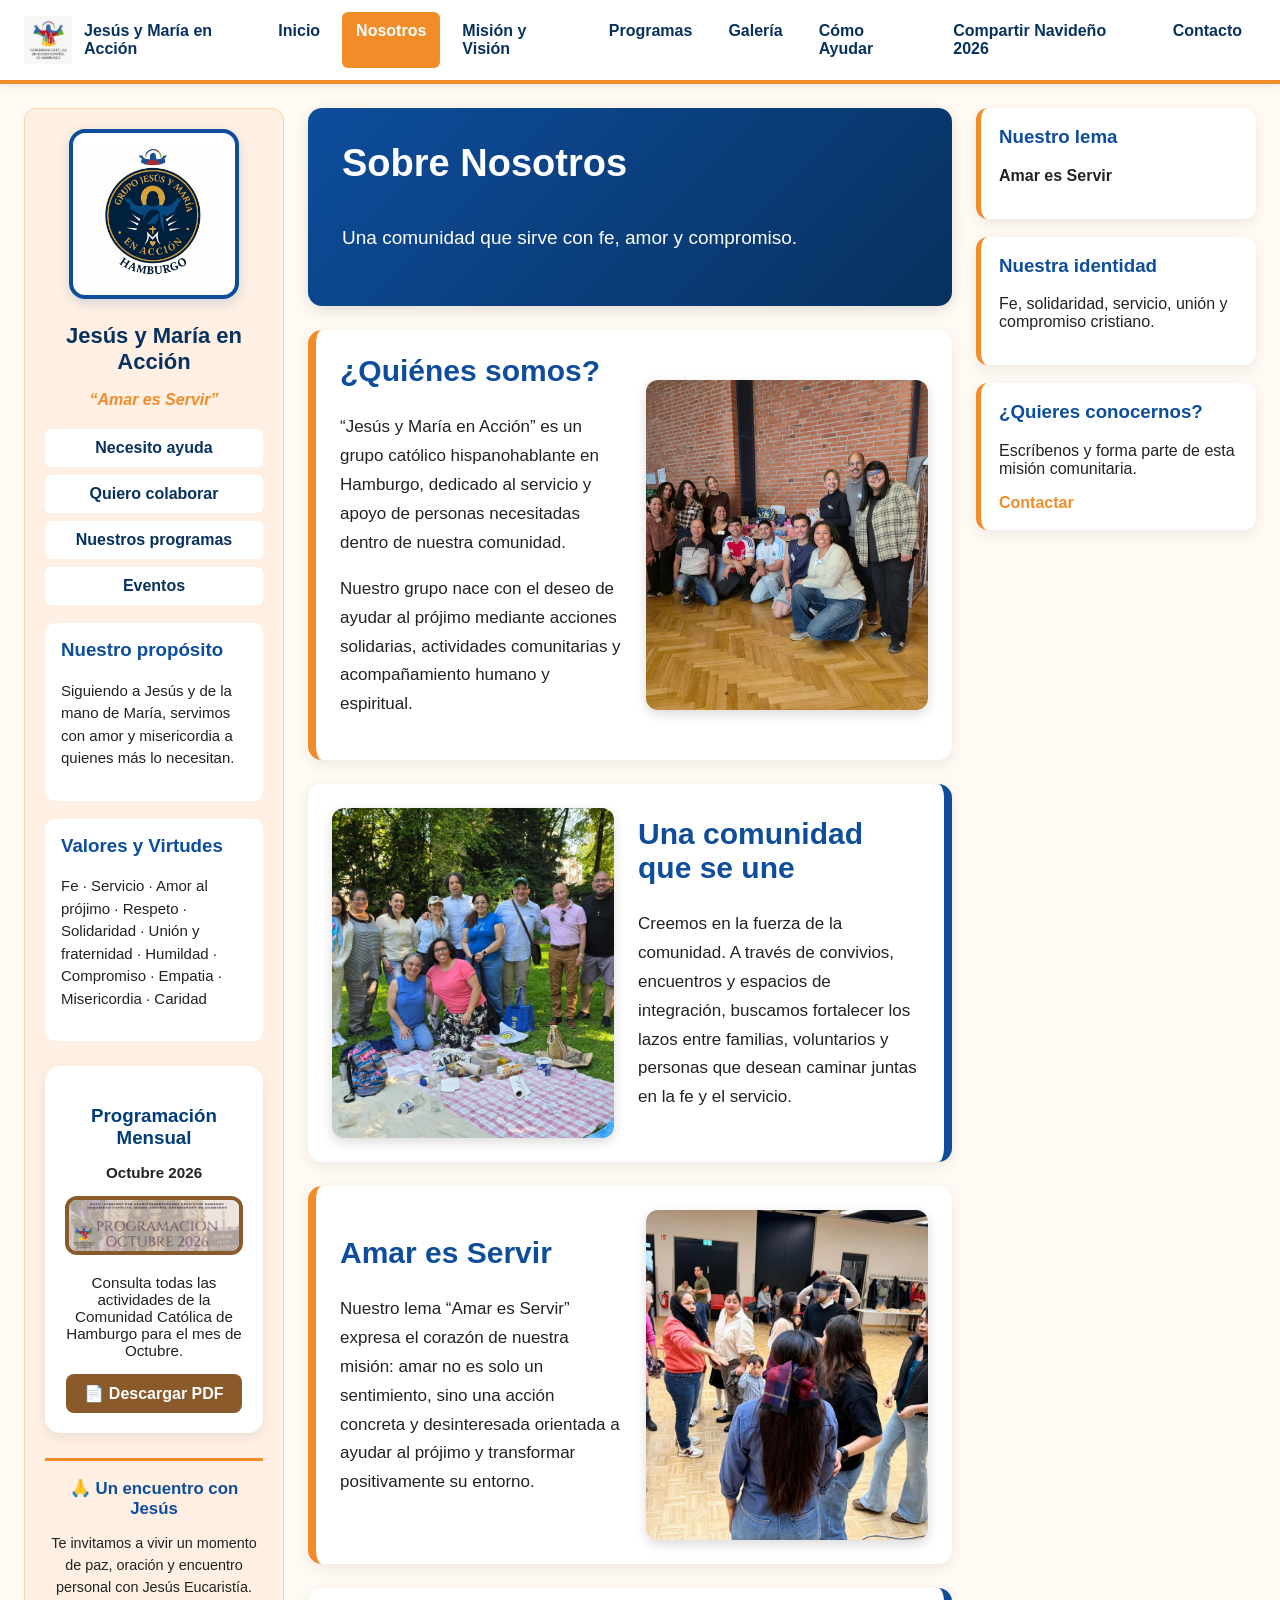
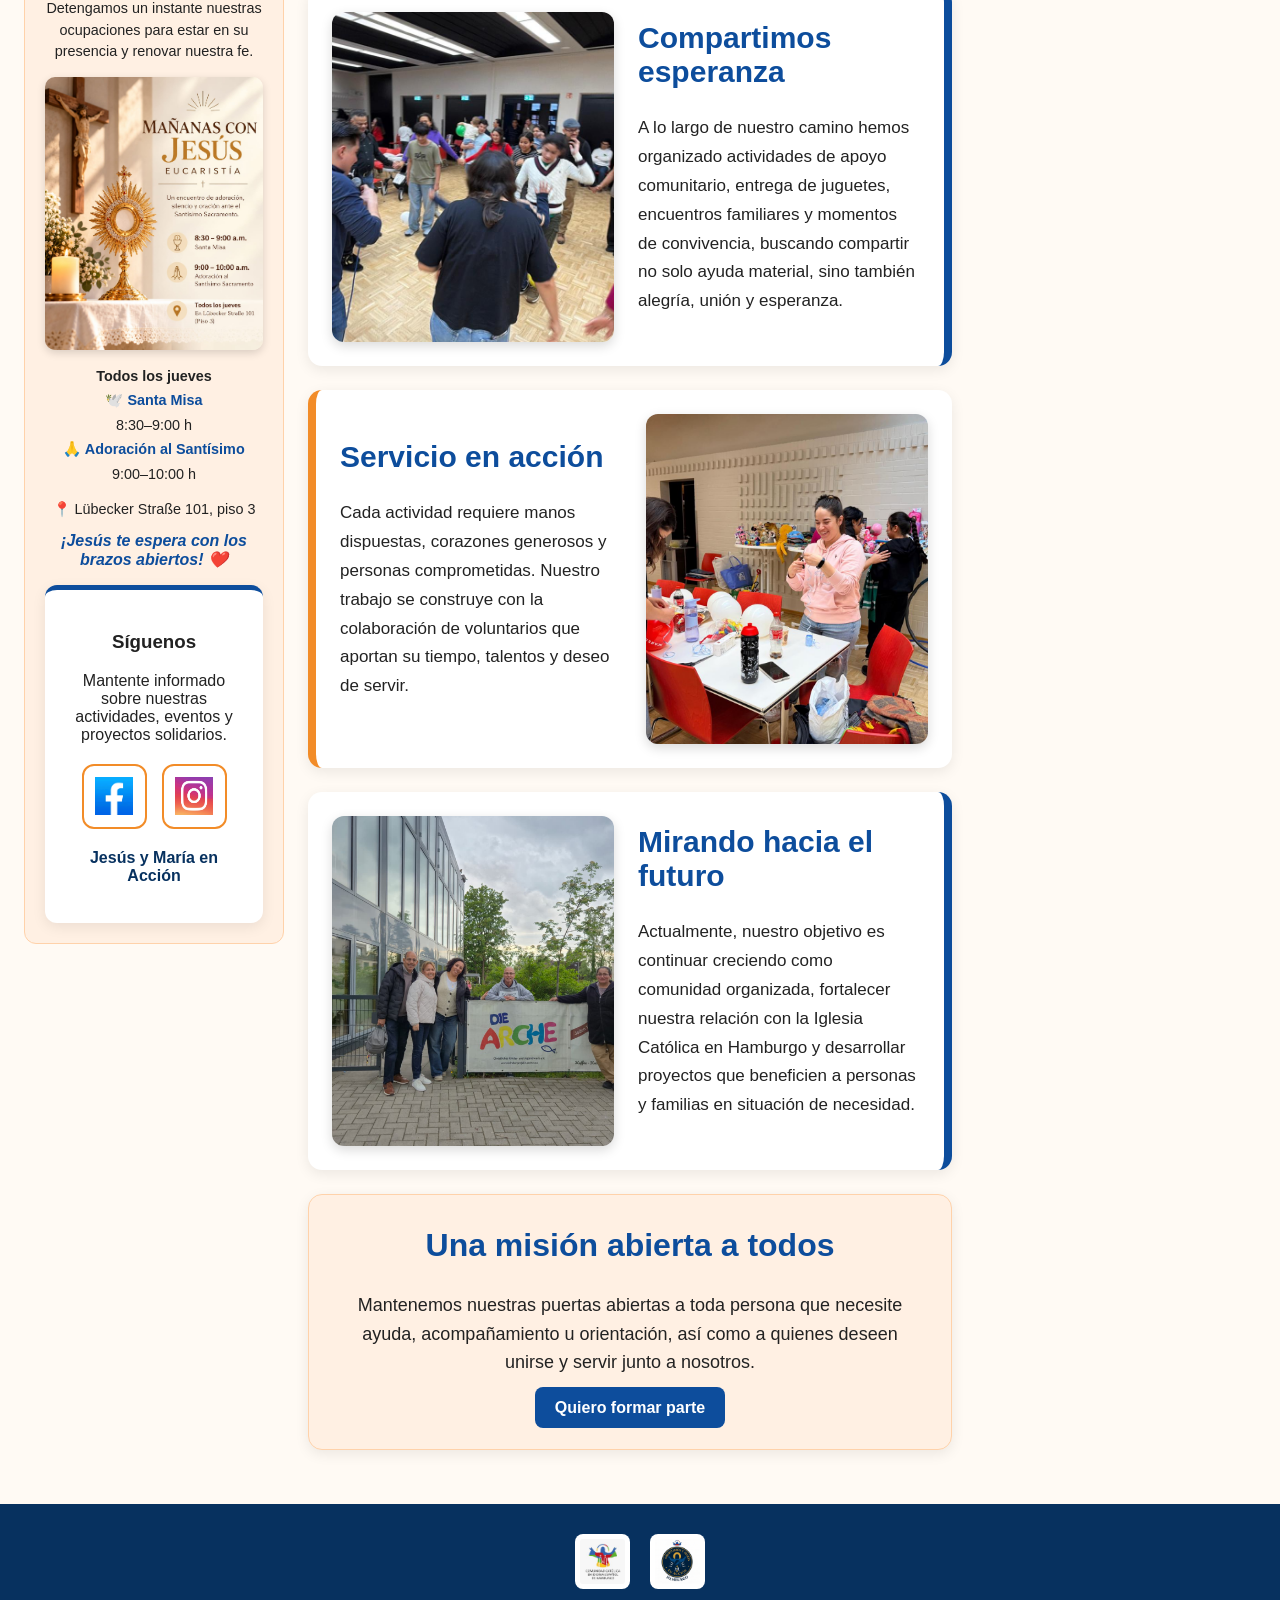
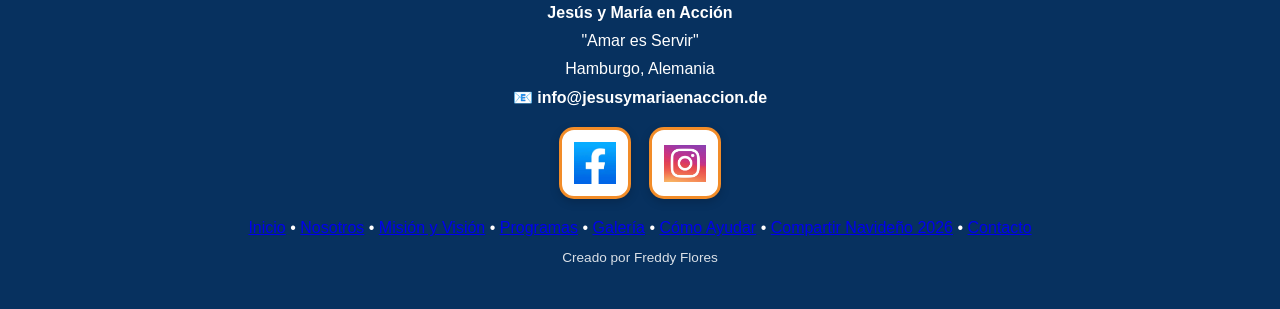
<file: nosotros.html>
<!DOCTYPE html>
<html lang="es">
<head>
  <meta charset="UTF-8" />
  <meta name="viewport" content="width=device-width, initial-scale=1.0" />
  <title>Nosotros | Jesús y María en Acción</title>
  <meta name="description" content="Grupo católico hispanohablante en Hamburgo dedicado al servicio, evangelización y ayuda social. Amar es Servir.">
  <meta name="keywords" content="católicos hamburgo, comunidad hispana hamburgo, misión católica hamburgo, ayuda social, jesús y maría en acción">
  <link rel="icon" type="image/png" href="images/favicon/favicon.png">
  <link rel="stylesheet" href="style.css" />
</head>
<body>

  <div id="header"></div>

  <main class="page-layout">
    <div id="sidebar"></div>

    <section class="main-content">

      <section class="about-hero">
        <h1>Sobre Nosotros</h1>
        <p>Una comunidad que sirve con fe, amor y compromiso.</p>
      </section>

      <section class="about-section">
        <div class="about-text">
          <h2>¿Quiénes somos?</h2>
          <p>
            “Jesús y María en Acción” es un grupo católico hispanohablante en Hamburgo,
            dedicado al servicio y apoyo de personas necesitadas dentro de nuestra comunidad.
          </p>
          <p>
            Nuestro grupo nace con el deseo de ayudar al prójimo mediante acciones solidarias,
            actividades comunitarias y acompañamiento humano y espiritual.
          </p>
        </div>
        <img src="images/nosotros-4.jpeg" alt="Grupo Jesús y María en Acción con donaciones" class="about-img" />
      </section>

      <section class="about-section reverse">
        <div class="about-text">
          <h2>Una comunidad que se une</h2>
          <p>
            Creemos en la fuerza de la comunidad. A través de convivios, encuentros y espacios
            de integración, buscamos fortalecer los lazos entre familias, voluntarios y personas
            que desean caminar juntas en la fe y el servicio.
          </p>
        </div>
        <img src="images/nosotros-8.jpeg" alt="Convivio comunitario de Jesús y María en Acción" class="about-img" />
      </section>

      <section class="about-section">
        <div class="about-text">
          <h2>Amar es Servir</h2>
          <p>
            Nuestro lema “Amar es Servir” expresa el corazón de nuestra misión: amar no es solo
            un sentimiento, sino una acción concreta y desinteresada orientada a ayudar al prójimo
            y transformar positivamente su entorno.
          </p>
        </div>
        <img src="images/nosotros-1.jpeg" alt="Actividad comunitaria e integración" class="about-img" />
      </section>

      <section class="about-section reverse">
        <div class="about-text">
          <h2>Compartimos esperanza</h2>
          <p>
            A lo largo de nuestro camino hemos organizado actividades de apoyo comunitario,
            entrega de juguetes, encuentros familiares y momentos de convivencia, buscando
            compartir no solo ayuda material, sino también alegría, unión y esperanza.
          </p>
        </div>
        <img src="images/nosotros-3.jpeg" alt="Actividad de convivencia comunitaria" class="about-img" />
      </section>

      <section class="about-section">
        <div class="about-text">
          <h2>Servicio en acción</h2>
          <p>
            Cada actividad requiere manos dispuestas, corazones generosos y personas comprometidas.
            Nuestro trabajo se construye con la colaboración de voluntarios que aportan su tiempo,
            talentos y deseo de servir.
          </p>
        </div>
        <img src="images/nosotros-2.jpeg" alt="Voluntarios preparando actividad solidaria" class="about-img" />
      </section>

      <section class="about-section reverse">
        <div class="about-text">
          <h2>Mirando hacia el futuro</h2>
          <p>
            Actualmente, nuestro objetivo es continuar creciendo como comunidad organizada,
            fortalecer nuestra relación con la Iglesia Católica en Hamburgo y desarrollar proyectos
            que beneficien a personas y familias en situación de necesidad.
          </p>
        </div>
        <img src="images/nosotros-5.jpeg" alt="Trabajo comunitario y alianzas" class="about-img" />
      </section>

      <section class="about-closing">
        <h2>Una misión abierta a todos</h2>
        <p>
          Mantenemos nuestras puertas abiertas a toda persona que necesite ayuda, acompañamiento
          u orientación, así como a quienes deseen unirse y servir junto a nosotros.
        </p>
        <a href="como-ayudar.html" class="btn primary">Quiero formar parte</a>
      </section>

    </section>

    <aside class="right-column">
      <div class="right-box">
        <h3>Nuestro lema</h3>
        <p><strong>Amar es Servir</strong></p>
      </div>

      <div class="right-box">
        <h3>Nuestra identidad</h3>
        <p>Fe, solidaridad, servicio, unión y compromiso cristiano.</p>
      </div>

      <div class="right-box">
        <h3>¿Quieres conocernos?</h3>
        <p>Escríbenos y forma parte de esta misión comunitaria.</p>
        <a href="contacto.html">Contactar</a>
      </div>
    </aside>
  </main>

  <div id="footer"></div>

  <script src="script.js"></script>
</body>
</html>
</file>
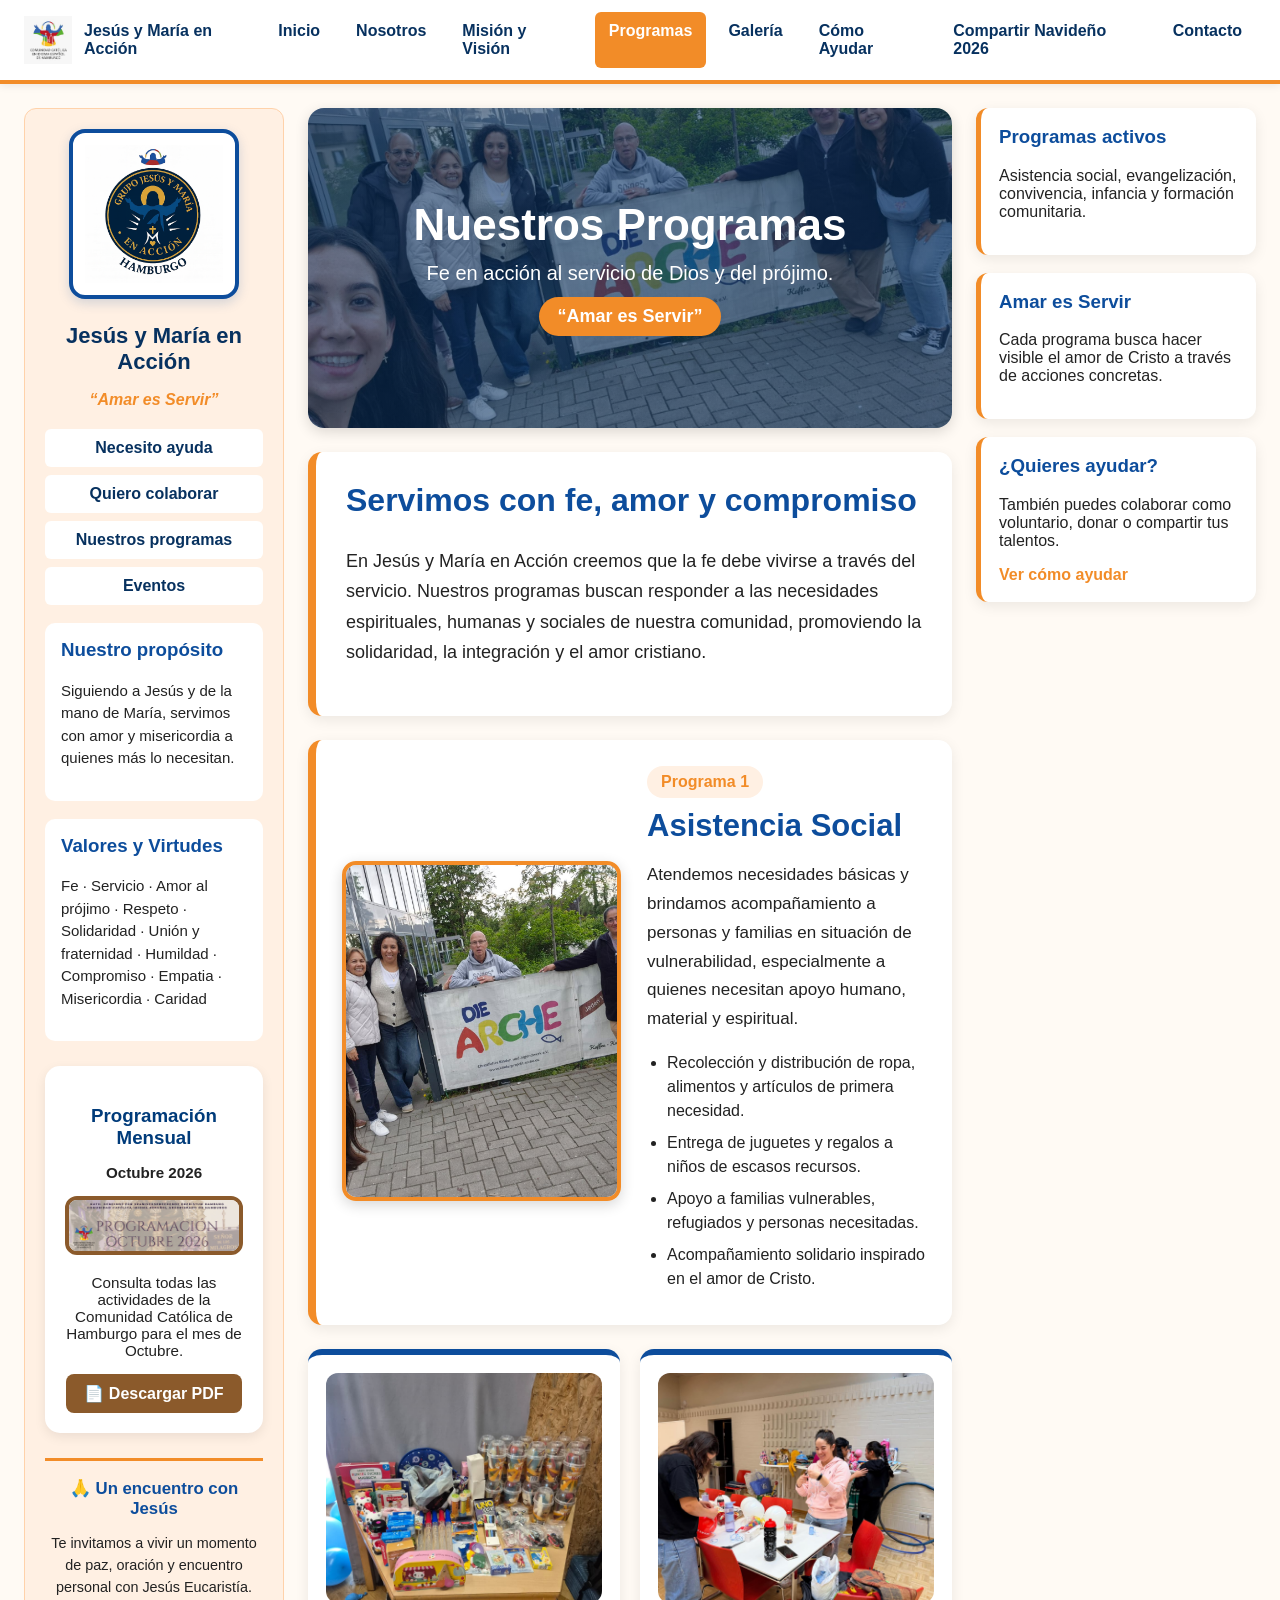
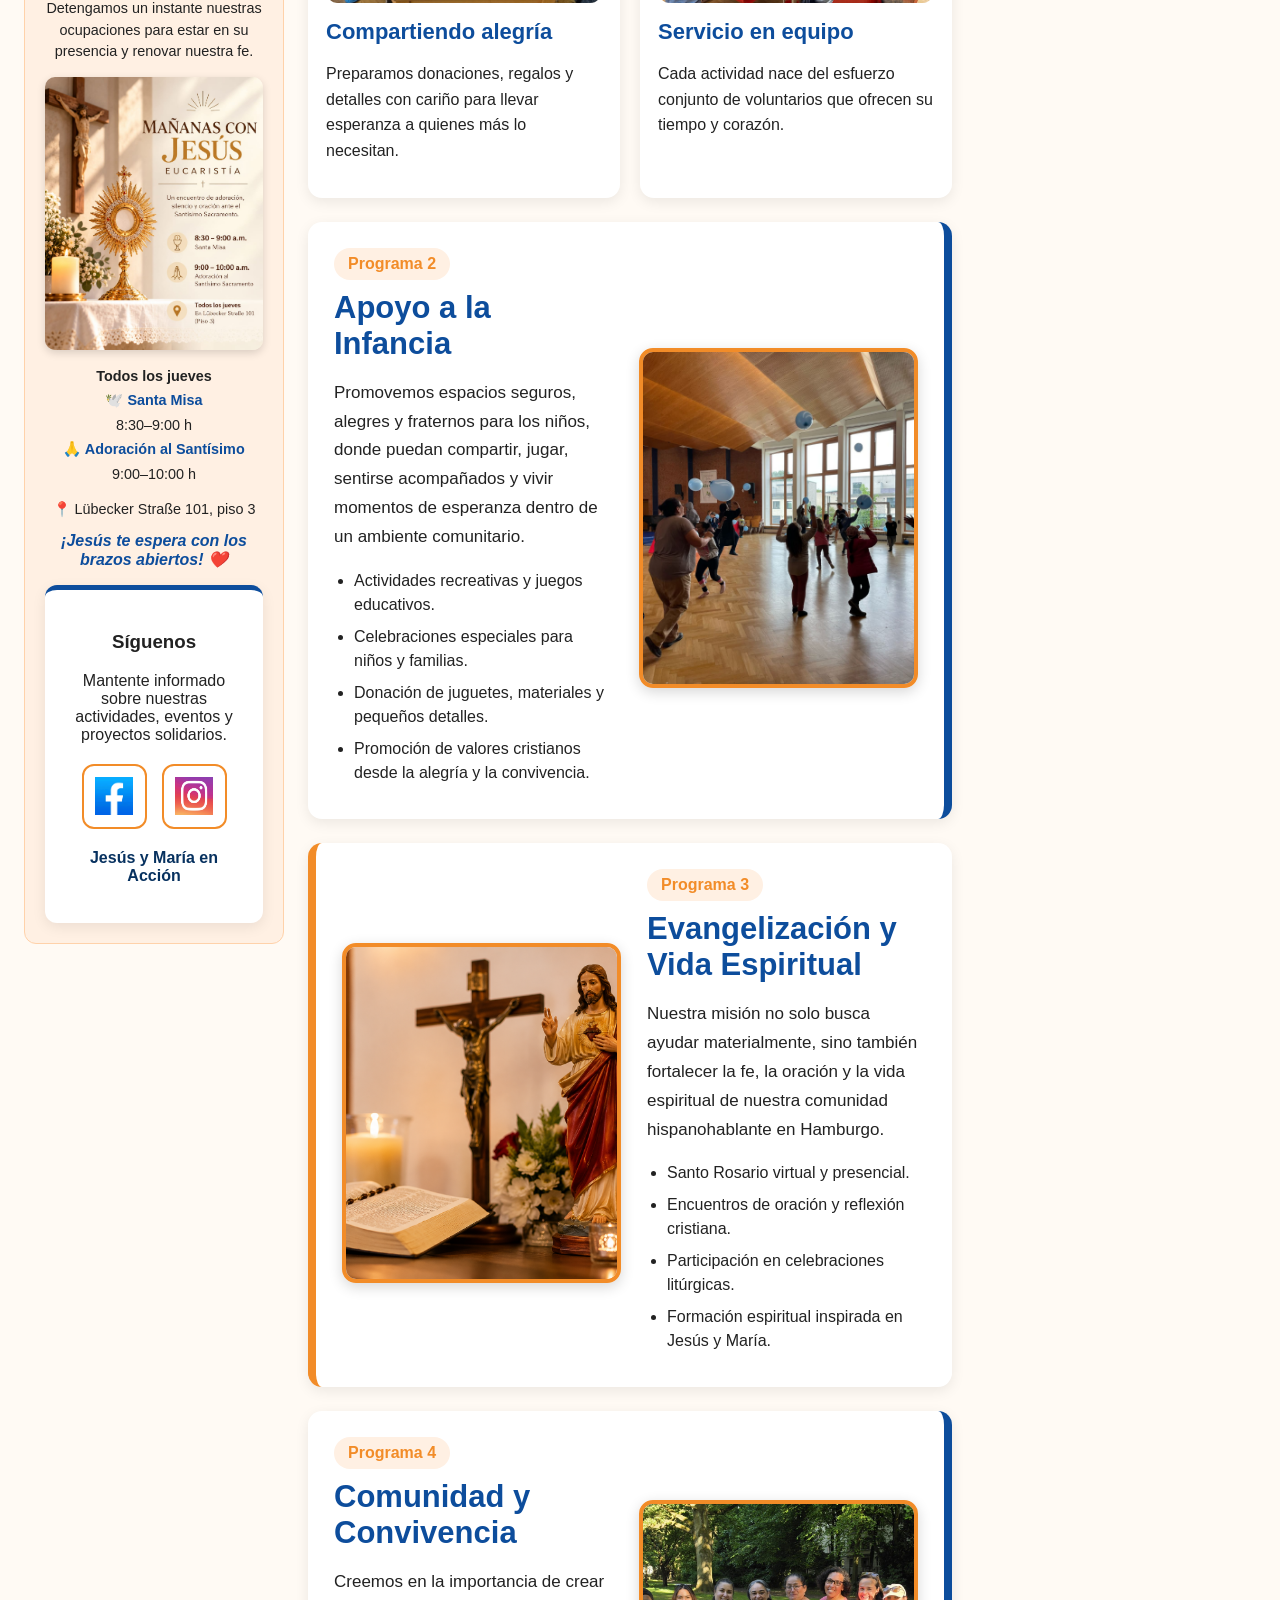
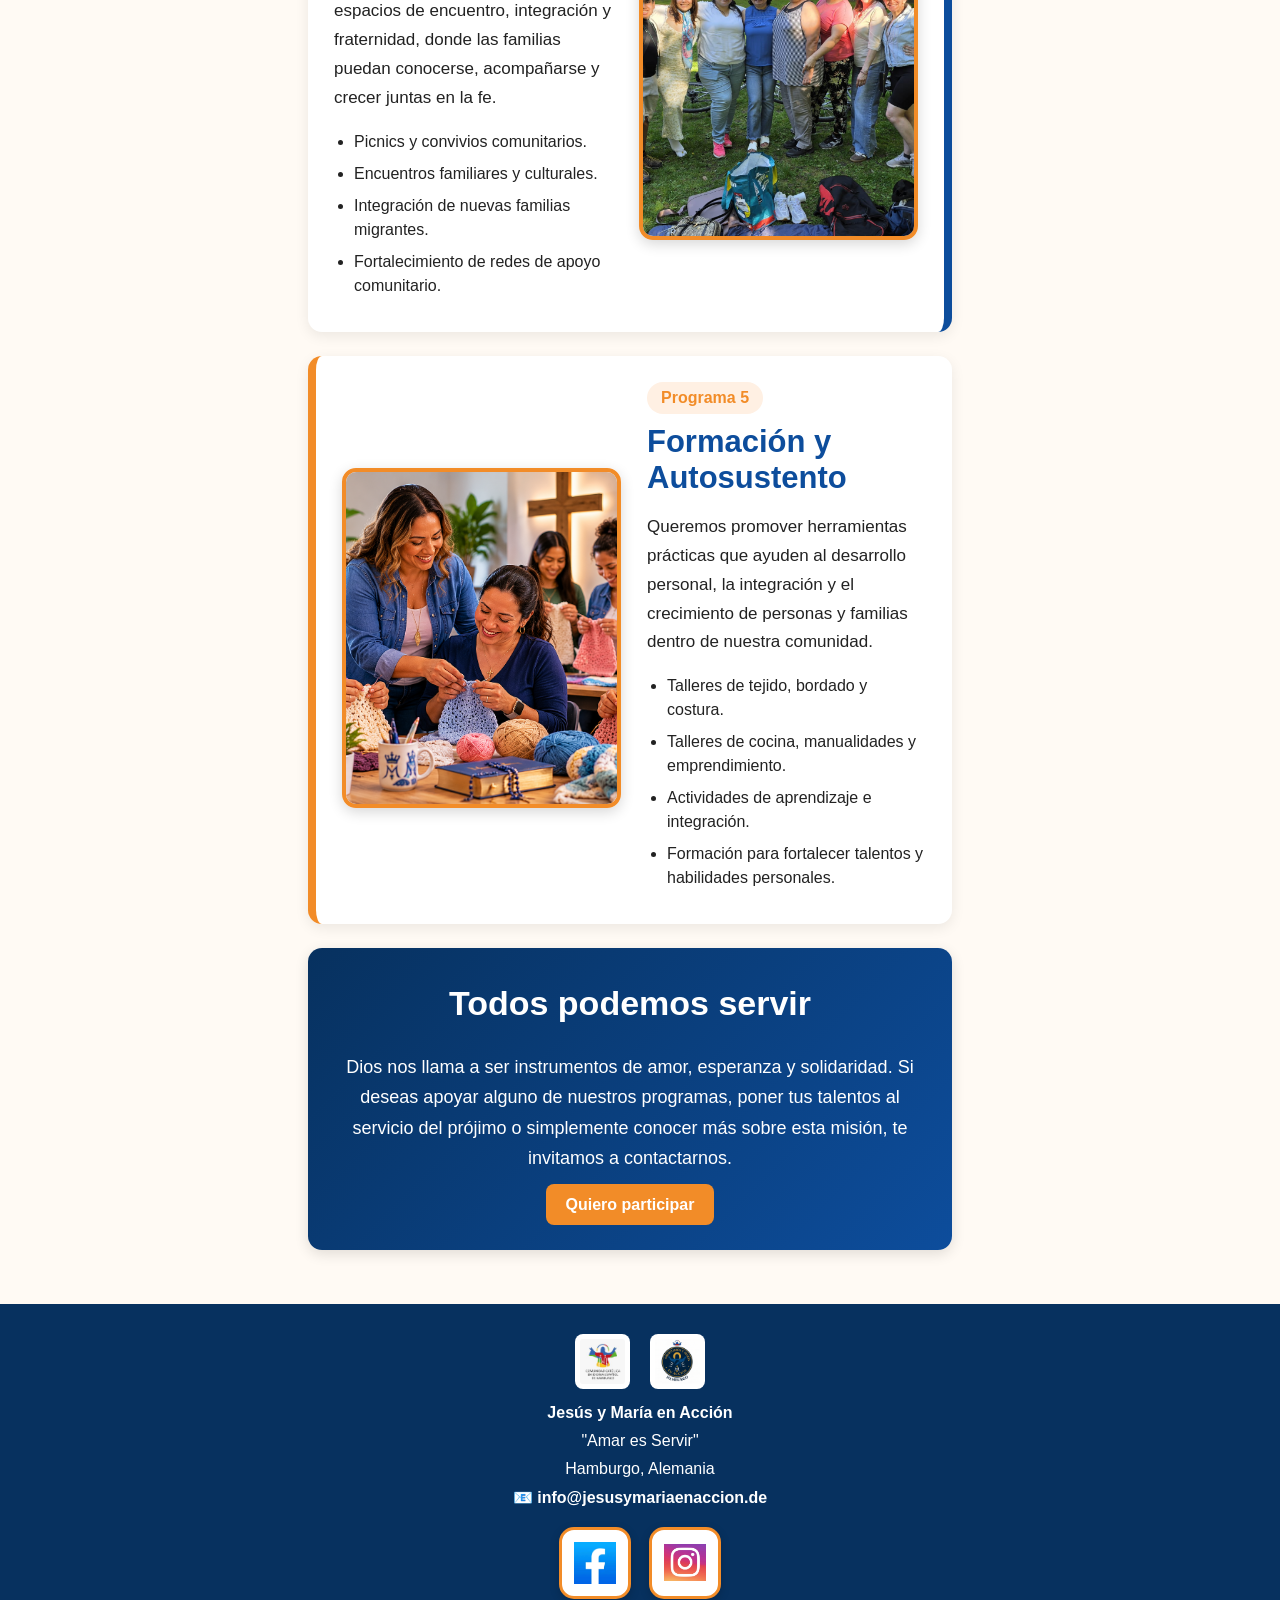
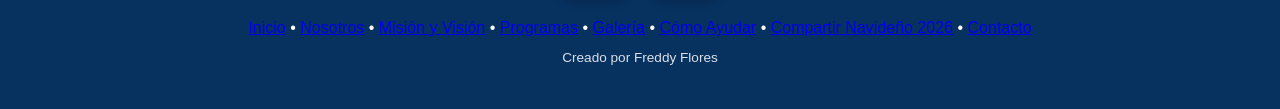
<file: programas.html>
<!DOCTYPE html>
<html lang="es">
<head>
  <meta charset="UTF-8">
  <meta name="viewport" content="width=device-width, initial-scale=1.0">
  <title>Jesús y María en Acción | Amar es Servir</title>
  <meta name="description" content="Grupo católico hispanohablante en Hamburgo dedicado al servicio, evangelización y ayuda social. Amar es Servir.">
  <meta name="keywords" content="católicos hamburgo, comunidad hispana hamburgo, misión católica hamburgo, ayuda social, jesús y maría en acción">
  <link rel="icon" type="image/png" href="images/favicon/favicon.png">
  <link rel="stylesheet" href="style.css">
</head>
<body>

  <div id="header"></div>

  <main class="page-layout">
    <div id="sidebar"></div>

    <section class="main-content">

      <section class="programas-hero fade-in">
        <div class="programas-hero-overlay">
          <h1>Nuestros Programas</h1>
          <p>Fe en acción al servicio de Dios y del prójimo.</p>
          <span>“Amar es Servir”</span>
        </div>
      </section>

      <section class="program-intro reveal">
        <h2>Servimos con fe, amor y compromiso</h2>
        <p>
          En Jesús y María en Acción creemos que la fe debe vivirse a través del servicio.
          Nuestros programas buscan responder a las necesidades espirituales, humanas y sociales
          de nuestra comunidad, promoviendo la solidaridad, la integración y el amor cristiano.
        </p>
      </section>

      <section class="program-section reveal">
        <div class="program-image">
          <img src="images/diearchie.jpeg" alt="Voluntarios de Jesús y María en Acción visitando Die Arche">
        </div>

        <div class="program-text">
          <span class="program-label">Programa 1</span>
          <h2>Asistencia Social</h2>
          <p>
            Atendemos necesidades básicas y brindamos acompañamiento a personas y familias
            en situación de vulnerabilidad, especialmente a quienes necesitan apoyo humano,
            material y espiritual.
          </p>

          <ul>
            <li>Recolección y distribución de ropa, alimentos y artículos de primera necesidad.</li>
            <li>Entrega de juguetes y regalos a niños de escasos recursos.</li>
            <li>Apoyo a familias vulnerables, refugiados y personas necesitadas.</li>
            <li>Acompañamiento solidario inspirado en el amor de Cristo.</li>
          </ul>
        </div>
      </section>

      <section class="program-gallery reveal">
        <article>
          <img src="images/regalos.jpeg" alt="Regalos y donaciones preparadas para niños">
          <h3>Compartiendo alegría</h3>
          <p>Preparamos donaciones, regalos y detalles con cariño para llevar esperanza a quienes más lo necesitan.</p>
        </article>

        <article>
          <img src="images/voluntarios.jpeg" alt="Voluntarios preparando materiales para una actividad solidaria">
          <h3>Servicio en equipo</h3>
          <p>Cada actividad nace del esfuerzo conjunto de voluntarios que ofrecen su tiempo y corazón.</p>
        </article>
      </section>

      <section class="program-section reverse reveal">
        <div class="program-image">
          <img src="images/ninosjugando.jpeg" alt="Niños jugando durante actividad comunitaria">
        </div>

        <div class="program-text">
          <span class="program-label">Programa 2</span>
          <h2>Apoyo a la Infancia</h2>
          <p>
            Promovemos espacios seguros, alegres y fraternos para los niños, donde puedan compartir,
            jugar, sentirse acompañados y vivir momentos de esperanza dentro de un ambiente comunitario.
          </p>

          <ul>
            <li>Actividades recreativas y juegos educativos.</li>
            <li>Celebraciones especiales para niños y familias.</li>
            <li>Donación de juguetes, materiales y pequeños detalles.</li>
            <li>Promoción de valores cristianos desde la alegría y la convivencia.</li>
          </ul>
        </div>
      </section>

      <section class="program-section reveal">
        <div class="program-image">
          <img src="images/imagenreligiosa.png" alt="Imagen religiosa con Biblia, rosario y Sagrado Corazón de Jesús">
        </div>

        <div class="program-text">
          <span class="program-label">Programa 3</span>
          <h2>Evangelización y Vida Espiritual</h2>
          <p>
            Nuestra misión no solo busca ayudar materialmente, sino también fortalecer la fe,
            la oración y la vida espiritual de nuestra comunidad hispanohablante en Hamburgo.
          </p>

          <ul>
            <li>Santo Rosario virtual y presencial.</li>
            <li>Encuentros de oración y reflexión cristiana.</li>
            <li>Participación en celebraciones litúrgicas.</li>
            <li>Formación espiritual inspirada en Jesús y María.</li>
          </ul>
        </div>
      </section>

      <section class="program-section reverse reveal">
        <div class="program-image">
          <img src="images/picnic.jpeg" alt="Convivio comunitario en el parque">
        </div>

        <div class="program-text">
          <span class="program-label">Programa 4</span>
          <h2>Comunidad y Convivencia</h2>
          <p>
            Creemos en la importancia de crear espacios de encuentro, integración y fraternidad,
            donde las familias puedan conocerse, acompañarse y crecer juntas en la fe.
          </p>

          <ul>
            <li>Picnics y convivios comunitarios.</li>
            <li>Encuentros familiares y culturales.</li>
            <li>Integración de nuevas familias migrantes.</li>
            <li>Fortalecimiento de redes de apoyo comunitario.</li>
          </ul>
        </div>
      </section>

      <section class="program-section reveal">
        <div class="program-image">
          <img src="images/tejiendo.png" alt="Mujeres participando en un taller de tejido">
        </div>

        <div class="program-text">
          <span class="program-label">Programa 5</span>
          <h2>Formación y Autosustento</h2>
          <p>
            Queremos promover herramientas prácticas que ayuden al desarrollo personal,
            la integración y el crecimiento de personas y familias dentro de nuestra comunidad.
          </p>

          <ul>
            <li>Talleres de tejido, bordado y costura.</li>
            <li>Talleres de cocina, manualidades y emprendimiento.</li>
            <li>Actividades de aprendizaje e integración.</li>
            <li>Formación para fortalecer talentos y habilidades personales.</li>
          </ul>
        </div>
      </section>

      <section class="program-final reveal">
        <h2>Todos podemos servir</h2>
        <p>
          Dios nos llama a ser instrumentos de amor, esperanza y solidaridad.
          Si deseas apoyar alguno de nuestros programas, poner tus talentos al servicio
          del prójimo o simplemente conocer más sobre esta misión, te invitamos a contactarnos.
        </p>

        <a href="contacto.html?motivo=voluntario" class="btn secondary">Quiero participar</a>
      </section>

    </section>

    <aside class="right-column">
      <div class="right-box">
        <h3>Programas activos</h3>
        <p>Asistencia social, evangelización, convivencia, infancia y formación comunitaria.</p>
      </div>

      <div class="right-box">
        <h3>Amar es Servir</h3>
        <p>Cada programa busca hacer visible el amor de Cristo a través de acciones concretas.</p>
      </div>

      <div class="right-box">
        <h3>¿Quieres ayudar?</h3>
        <p>También puedes colaborar como voluntario, donar o compartir tus talentos.</p>
        <a href="como-ayudar.html">Ver cómo ayudar</a>
      </div>
    </aside>
  </main>

  <div id="footer"></div>

  <script src="script.js"></script>
</body>
</html>
</file>
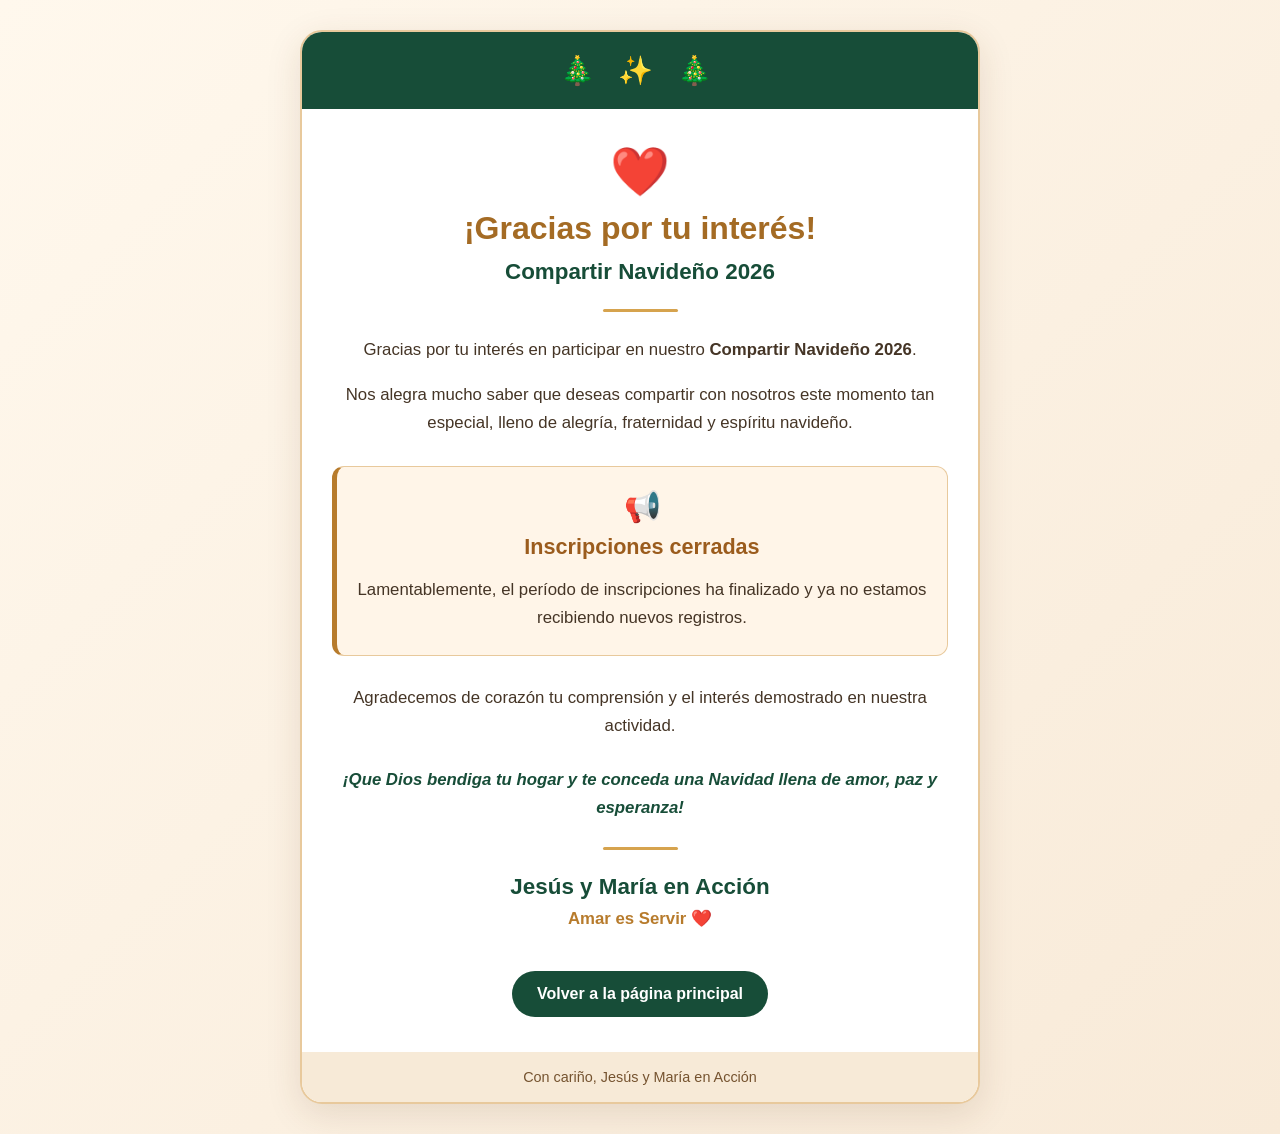
<file: registro-compartir-navideno-2026.html>
<!DOCTYPE html>
<html lang="es">
<head>
  <meta charset="UTF-8">
  <meta name="viewport" content="width=device-width, initial-scale=1.0">

  <title>Inscripciones cerradas | Compartir Navideño 2026</title>

  <meta name="description" content="Gracias por tu interés en el Compartir Navideño 2026 de Jesús y María en Acción. Las inscripciones han finalizado.">

  <link rel="icon" type="image/png" href="images/favicon/favicon.png">
  <link rel="stylesheet" href="navidad-2026/navidad.css">
</head>

<body class="pagina-cierre-navidad">

  <main class="cierre-container">

    <div class="cierre-decoracion">🎄 ✨ 🎄</div>

    <div class="cierre-contenido">

      <div class="cierre-icono">❤️</div>

      <h1>¡Gracias por tu interés!</h1>

      <h2>Compartir Navideño 2026</h2>

      <div class="cierre-separador"></div>

      <p class="cierre-mensaje">
        Gracias por tu interés en participar en nuestro
        <strong>Compartir Navideño 2026</strong>.
      </p>

      <p>
        Nos alegra mucho saber que deseas compartir con nosotros
        este momento tan especial, lleno de alegría, fraternidad
        y espíritu navideño.
      </p>

      <div class="cierre-aviso">
        <span class="cierre-aviso-icono">📢</span>

        <h3>Inscripciones cerradas</h3>

        <p>
          Lamentablemente, el período de inscripciones ha finalizado
          y ya no estamos recibiendo nuevos registros.
        </p>
      </div>

      <p>
        Agradecemos de corazón tu comprensión y el interés
        demostrado en nuestra actividad.
      </p>

      <p class="cierre-bendicion">
        ¡Que Dios bendiga tu hogar y te conceda una Navidad
        llena de amor, paz y esperanza!
      </p>

      <div class="cierre-separador"></div>

      <div class="cierre-firma">
        <h3>Jesús y María en Acción</h3>
        <p>Amar es Servir ❤️</p>
      </div>

      <a href="index.html" class="cierre-boton">
        Volver a la página principal
      </a>

    </div>

    <div class="cierre-pie">
      Con cariño, Jesús y María en Acción
    </div>

  </main>

</body>
</html>
</file>
<file: style.css>
:root {
  --blue: #0d4d9c;
  --dark-blue: #07315f;
  --orange: #f28c28;
  --light-orange: #fff0e3;
  --cream: #fffaf4;
  --white: #ffffff;
  --gray: #f4f4f4;
  --text: #222;
}

* {
  box-sizing: border-box;
}

body {
  margin: 0;
  font-family: Arial, Helvetica, sans-serif;
  color: var(--text);
  background: var(--cream);
}

/* HEADER */

.site-header {
  background: var(--white);
  border-bottom: 4px solid var(--orange);
  box-shadow: 0 2px 8px rgba(0,0,0,0.08);
}

.header-inner {
  max-width: 1500px;
  margin: 0 auto;
  padding: 12px 24px;
  display: flex;
  align-items: center;
  justify-content: space-between;
}

.header-brand {
  display: flex;
  align-items: center;
  gap: 12px;
  text-decoration: none;
  color: var(--dark-blue);
  font-weight: bold;
}

.header-brand img {
  width: 48px;
  height: auto;
}

.nav-toggle {
  display: none;
  background: var(--blue);
  color: white;
  border: none;
  padding: 10px 14px;
  border-radius: 6px;
  font-size: 18px;
  cursor: pointer;
}

.main-nav {
  display: flex;
  gap: 8px;
}

.main-nav a {
  color: var(--dark-blue);
  text-decoration: none;
  padding: 10px 14px;
  font-weight: bold;
  border-radius: 6px;
}

.main-nav a:hover,
.main-nav a.active {
  background: var(--orange);
  color: white;
}

/* LAYOUT */

.page-layout {
  max-width: 1500px;
  margin: 0 auto;
  padding: 24px;
  display: grid;
  grid-template-columns: 260px 1fr 280px;
  gap: 24px;
}

/* SIDEBAR */

.sidebar {
  background: var(--light-orange);
  border-radius: 12px;
  padding: 20px;
  text-align: center;
  border: 1px solid #ffd2aa;
}

.sidebar-logo {
  width: 170px;
  max-width: 100%;
  margin-bottom: 12px;
  padding: 12px;
  background: white;
  border: 4px solid var(--blue);
  border-radius: 16px;
  box-shadow: 0 4px 12px rgba(13, 77, 156, 0.18);
}

.sidebar h2 {
  color: var(--dark-blue);
  margin: 8px 0 4px;
  font-size: 22px;
}

.sidebar .lema {
  color: var(--orange);
  font-weight: bold;
  font-style: italic;
  margin-bottom: 20px;
}

.sidebar-links {
  display: flex;
  flex-direction: column;
  gap: 8px;
}

.sidebar-links a {
  text-decoration: none;
  color: var(--dark-blue);
  background: white;
  padding: 10px;
  border-radius: 6px;
  font-weight: bold;
}

.sidebar-links a:hover {
  background: var(--blue);
  color: white;
}

/* MAIN */

.main-content {
  min-width: 0;
}

.hero-card {
  background: white;
  border-radius: 14px;
  overflow: hidden;
  box-shadow: 0 4px 14px rgba(0,0,0,0.12);
}

.hero-image {
  width: 100%;
  display: block;
}

.welcome-section {
  margin-top: 24px;
  background: white;
  padding: 28px;
  border-radius: 14px;
  border-left: 8px solid var(--orange);
  box-shadow: 0 4px 14px rgba(0,0,0,0.08);
}

.welcome-section h1 {
  margin-top: 0;
  color: var(--blue);
  font-size: 36px;
}

.welcome-section p {
  font-size: 18px;
  line-height: 1.6;
}

.button-group {
  display: flex;
  gap: 14px;
  margin-top: 20px;
  flex-wrap: wrap;
}

.btn {
  text-decoration: none;
  padding: 12px 20px;
  border-radius: 8px;
  font-weight: bold;
}

.btn.primary {
  background: var(--blue);
  color: white;
}

.btn.secondary {
  background: var(--orange);
  color: white;
}

.btn:hover {
  opacity: 0.9;
}

.cards-section {
  margin-top: 24px;
  display: grid;
  grid-template-columns: repeat(3, 1fr);
  gap: 18px;
}

.info-card {
  background: white;
  padding: 22px;
  border-radius: 12px;
  border-top: 5px solid var(--blue);
  box-shadow: 0 4px 14px rgba(0,0,0,0.08);
}

.info-card h2 {
  color: var(--blue);
  margin-top: 0;
}

/* RIGHT COLUMN */

.right-column {
  display: flex;
  flex-direction: column;
  gap: 18px;
}

.right-box {
  background: white;
  padding: 18px;
  border-radius: 12px;
  border-left: 5px solid var(--orange);
  box-shadow: 0 4px 14px rgba(0,0,0,0.08);
}

.right-box h3 {
  margin-top: 0;
  color: var(--blue);
}

.right-box a {
  color: var(--orange);
  font-weight: bold;
  text-decoration: none;
}

/* =========================
   FOOTER
========================= */

.site-footer {
    background: var(--dark-blue);
    color: white;
    margin-top: 30px;
    padding: 30px 20px;
    text-align: center;
}

.site-footer p {
    margin: 10px 0;
}

/* Logos */

.footer-logos {
    display: flex;
    justify-content: center;
    align-items: center;
    gap: 20px;
    margin-bottom: 15px;
}

.footer-logos img {
    height: 55px;
    background: white;
    padding: 5px;
    border-radius: 8px;
}

/* Email */

.footer-email {
    margin-top: 15px;
    margin-bottom: 15px;
}

.footer-email a {
    color: white;
    text-decoration: none;
    font-weight: 500;
}

.footer-email a:hover {
    color: #f28c28;
}

/* Redes Sociales */

.social-links {
    display: flex;
    justify-content: center;
    align-items: center;
    gap: 18px;
    margin: 20px 0;
}

.social-links a {
    width: 72px;
    height: 72px;

    display: flex;
    justify-content: center;
    align-items: center;

    background: white;

    border: 3px solid #f28c28;
    border-radius: 15px;

    box-shadow: 0 3px 10px rgba(0,0,0,0.18);

    transition: all 0.3s ease;
}

.social-links a:hover {
    transform: translateY(-4px);
    background: #fff8f1;
    box-shadow: 0 6px 16px rgba(0,0,0,0.25);
}

.social-links img {
    width: 42px;
    height: 42px;
    object-fit: contain;
}

/* Crédito */

.footer-credit {
    margin-top: 15px;
    font-size: 0.95rem;
    opacity: 0.9;
}

/* MOBILE */

@media (max-width: 1050px) {
  .page-layout {
    grid-template-columns: 220px 1fr;
  }

  .right-column {
    grid-column: 1 / -1;
    display: grid;
    grid-template-columns: repeat(3, 1fr);
  }
}

@media (max-width: 800px) {
  .header-inner {
    flex-wrap: wrap;
  }

  .nav-toggle {
    display: block;
  }

  .main-nav {
    display: none;
    width: 100%;
    flex-direction: column;
    margin-top: 12px;
  }

  .main-nav.show {
    display: flex;
  }

  .main-nav a {
    background: var(--gray);
  }

  .page-layout {
    grid-template-columns: 1fr;
    padding: 14px;
  }

  .sidebar {
    order: 2;
  }

  .main-content {
    order: 1;
  }

  .right-column {
    order: 3;
    grid-template-columns: 1fr;
  }

  .cards-section {
    grid-template-columns: 1fr;
  }

  .welcome-section h1 {
    font-size: 30px;
  }

  .welcome-section p {
    font-size: 16px;
  }

  .button-group {
    flex-direction: column;
  }

  .btn {
    text-align: center;
  }
}

/* CONTACT PAGE */

.contact-hero {
  background: linear-gradient(135deg, var(--blue), var(--dark-blue));
  color: white;
  padding: 34px;
  border-radius: 14px;
  box-shadow: 0 4px 14px rgba(0,0,0,0.12);
}

.contact-hero h1 {
  margin-top: 0;
  font-size: 36px;
}

.contact-hero p {
  font-size: 18px;
  line-height: 1.6;
  max-width: 850px;
}

.contact-card {
  margin-top: 24px;
  background: white;
  padding: 28px;
  border-radius: 14px;
  border-left: 8px solid var(--orange);
  box-shadow: 0 4px 14px rgba(0,0,0,0.08);
}

.contact-form {
  display: flex;
  flex-direction: column;
  gap: 18px;
}

.form-row {
  display: grid;
  grid-template-columns: 1fr 1fr;
  gap: 18px;
}

.form-group {
  display: flex;
  flex-direction: column;
  gap: 7px;
}

.form-group label {
  font-weight: bold;
  color: var(--dark-blue);
}

.form-group input,
.form-group select,
.form-group textarea {
  width: 100%;
  padding: 13px 14px;
  border: 1px solid #cfcfcf;
  border-radius: 8px;
  font-size: 16px;
  font-family: Arial, Helvetica, sans-serif;
}

.form-group textarea {
  resize: vertical;
}

.form-group input:focus,
.form-group select:focus,
.form-group textarea:focus {
  outline: none;
  border-color: var(--blue);
  box-shadow: 0 0 0 3px rgba(13, 77, 156, 0.15);
}

.checkbox-group {
  display: flex;
  align-items: flex-start;
  gap: 10px;
  font-size: 15px;
  line-height: 1.5;
}

.checkbox-group input {
  margin-top: 4px;
}

.form-button {
  border: none;
  cursor: pointer;
  font-size: 17px;
  align-self: flex-start;
}

@media (max-width: 800px) {
  .form-row {
    grid-template-columns: 1fr;
  }

  .contact-hero h1 {
    font-size: 28px;
  }

  .contact-card,
  .contact-hero {
    padding: 22px;
  }

  .form-button {
    width: 100%;
  }
}

/* COMO AYUDAR PAGE */

.help-hero {
  background: linear-gradient(135deg, var(--orange), #ffb15f);
  color: white;
  padding: 34px;
  border-radius: 14px;
  box-shadow: 0 4px 14px rgba(0,0,0,0.12);
}

.help-hero h1 {
  margin-top: 0;
  font-size: 36px;
}

.help-hero p {
  font-size: 18px;
  line-height: 1.6;
  max-width: 900px;
}

.help-grid {
  margin-top: 24px;
  display: grid;
  grid-template-columns: repeat(2, 1fr);
  gap: 20px;
}

.help-card {
  background: white;
  padding: 26px;
  border-radius: 14px;
  border-top: 6px solid var(--blue);
  box-shadow: 0 4px 14px rgba(0,0,0,0.08);
  transition: transform 0.2s ease, box-shadow 0.2s ease;
}

.help-card:hover {
  transform: translateY(-4px);
  box-shadow: 0 8px 22px rgba(0,0,0,0.12);
}

.help-icon {
  font-size: 42px;
  margin-bottom: 10px;
}

.help-card h2 {
  color: var(--blue);
  margin-top: 0;
}

.help-card p {
  line-height: 1.6;
  margin-bottom: 20px;
}

.help-closing {
  margin-top: 24px;
  background: white;
  padding: 28px;
  border-radius: 14px;
  border-left: 8px solid var(--orange);
  box-shadow: 0 4px 14px rgba(0,0,0,0.08);
  text-align: center;
}

.help-closing h2 {
  color: var(--blue);
  font-size: 32px;
  margin-top: 0;
}

.help-closing p {
  font-size: 18px;
  line-height: 1.6;
}

@media (max-width: 800px) {
  .help-grid {
    grid-template-columns: 1fr;
  }

  .help-hero h1 {
    font-size: 28px;
  }

  .help-hero,
  .help-closing,
  .help-card {
    padding: 22px;
  }
}

/* NOSOTROS PAGE */

.about-hero {
  background: linear-gradient(135deg, var(--blue), var(--dark-blue));
  color: white;
  padding: 34px;
  border-radius: 14px;
  box-shadow: 0 4px 14px rgba(0,0,0,0.12);
}

.about-hero h1 {
  margin-top: 0;
  font-size: 38px;
}

.about-hero p {
  font-size: 19px;
  line-height: 1.6;
}

.about-section {
  margin-top: 24px;
  background: white;
  padding: 24px;
  border-radius: 14px;
  display: grid;
  grid-template-columns: 1fr 1fr;
  gap: 24px;
  align-items: center;
  box-shadow: 0 4px 14px rgba(0,0,0,0.08);
  border-left: 8px solid var(--orange);
}

.about-section.reverse {
  direction: rtl;
  border-left: none;
  border-right: 8px solid var(--blue);
}

.about-section.reverse > * {
  direction: ltr;
}

.about-text h2 {
  color: var(--blue);
  font-size: 30px;
  margin-top: 0;
}

.about-text p {
  font-size: 17px;
  line-height: 1.7;
}

.about-img {
  width: 100%;
  height: 330px;
  object-fit: cover;
  border-radius: 12px;
  box-shadow: 0 4px 12px rgba(0,0,0,0.15);
}

.about-closing {
  margin-top: 24px;
  background: var(--light-orange);
  padding: 32px;
  border-radius: 14px;
  text-align: center;
  border: 1px solid #ffd2aa;
  box-shadow: 0 4px 14px rgba(0,0,0,0.08);
}

.about-closing h2 {
  color: var(--blue);
  font-size: 32px;
  margin-top: 0;
}

.about-closing p {
  font-size: 18px;
  line-height: 1.6;
  max-width: 780px;
  margin: 0 auto 22px;
}

@media (max-width: 800px) {
  .about-section,
  .about-section.reverse {
    grid-template-columns: 1fr;
    direction: ltr;
    border-left: 8px solid var(--orange);
    border-right: none;
  }

  .about-img {
    height: 240px;
  }

  .about-hero h1 {
    font-size: 30px;
  }

  .about-text h2 {
    font-size: 26px;
  }

  .about-section,
  .about-closing,
  .about-hero {
    padding: 22px;
  }
}

.activity-image {
    width: 100%;
    border-radius: 10px;
    margin-bottom: 15px;
    box-shadow: 0 4px 10px rgba(0,0,0,0.15);
}

.right-box h4 {
    color: var(--blue);
    margin-top: 10px;
    margin-bottom: 10px;
    font-size: 1.2rem;
}

.rosario-link {
    display: inline-block;
    margin-top: 12px;
    background-color: var(--blue);
    color: white;
    text-decoration: none;
    padding: 10px 18px;
    border-radius: 8px;
    font-weight: bold;
    transition: 0.3s;
}

.rosario-link:hover {
    background-color: var(--orange);
}

/* HOME EXTRA SECTIONS */

.home-mission {
  margin-top: 24px;
  background: linear-gradient(135deg, var(--blue), var(--dark-blue));
  color: white;
  padding: 32px;
  border-radius: 14px;
  box-shadow: 0 4px 14px rgba(0,0,0,0.10);
}

.home-mission h2 {
  margin-top: 0;
  font-size: 32px;
}

.home-mission p {
  font-size: 18px;
  line-height: 1.6;
}

.home-actions {
  margin-top: 24px;
  display: grid;
  grid-template-columns: repeat(2, 1fr);
  gap: 18px;
}

.home-actions article {
  background: white;
  padding: 22px;
  border-radius: 14px;
  border-top: 5px solid var(--orange);
  box-shadow: 0 4px 14px rgba(0,0,0,0.08);
}

.home-actions h3 {
  color: var(--blue);
  margin-top: 0;
  font-size: 22px;
}

.home-actions p {
  line-height: 1.6;
}

.home-call {
  margin-top: 24px;
  background: var(--light-orange);
  padding: 32px;
  border-radius: 14px;
  text-align: center;
  border: 1px solid #ffd2aa;
  box-shadow: 0 4px 14px rgba(0,0,0,0.08);
}

.home-call h2 {
  color: var(--blue);
  font-size: 30px;
  margin-top: 0;
}

.home-call p {
  font-size: 18px;
  line-height: 1.6;
}

@media (max-width: 800px) {
  .home-actions {
    grid-template-columns: 1fr;
  }

  .home-mission,
  .home-call {
    padding: 22px;
  }
}

.sidebar-impact {
  margin-top: 18px;
  background: white;
  padding: 16px;
  border-radius: 10px;
  text-align: left;
}

.sidebar-impact h3 {
  color: var(--blue);
  margin-top: 0;
}

.sidebar-impact p {
  font-size: 15px;
  line-height: 1.5;
}

.footer-email {
    margin-top: 10px;
}

.footer-email a {
    color: white;
    text-decoration: none;
    font-weight: 600;
}

.footer-email a:hover {
    text-decoration: underline;
}

.footer-divider {
    width: 120px;
    height: 1px;
    background: rgba(255,255,255,0.3);
    margin: 15px auto;
}

.footer-credit {
    font-size: 0.85rem;
    opacity: 0.85;
    line-height: 1.6;
}

.programacion-card {
    background: #ffffff;
    padding: 20px;
    border-radius: 15px;
    margin-top: 25px;
    margin-bottom: 25px;
    text-align: center;
    box-shadow: 0 4px 12px rgba(0,0,0,0.08);
}

.programacion-card h3 {
    color: #003b7a;
    margin-bottom: 15px;
}

.programacion-img {
    width: 100%;
    border: 4px solid #8b5a2b;
    border-radius: 12px;
    transition: all 0.3s ease;
}

.programacion-img:hover {
    transform: scale(1.02);
    box-shadow: 0 8px 20px rgba(0,0,0,0.15);
}

.programacion-card p {
    margin: 15px 0;
    font-size: 0.95rem;
}

.download-btn {
    display: inline-block;
    background: #8b5a2b;
    color: white;
    padding: 10px 18px;
    border-radius: 8px;
    text-decoration: none;
    font-weight: bold;
    transition: 0.3s;
}

.download-btn:hover {
    background: #6f451f;
}

.social-card {
    text-align: center;
}

.social-card-links {
    display: flex;
    justify-content: center;
    gap: 15px;
    margin: 20px 0;
}

.social-card-links a {
    background: white;
    border: 2px solid #f28c28;
    border-radius: 12px;

    width: 65px;
    height: 65px;

    display: flex;
    align-items: center;
    justify-content: center;

    transition: all 0.3s ease;
}

.social-card-links a:hover {
    transform: translateY(-3px);
    box-shadow: 0 4px 12px rgba(0,0,0,0.15);
}

.social-card-links img {
    width: 38px;
    height: 38px;
}

.social-text {
    color: var(--dark-blue);
    font-weight: bold;
    margin-top: 10px;
}

/* =========================
   MISION Y VISION PAGE
========================= */

.mv-hero {
    background: linear-gradient(135deg, var(--blue), var(--dark-blue));
    color: white;
    padding: 38px;
    border-radius: 14px;
    box-shadow: 0 4px 14px rgba(0,0,0,0.12);
}

.mv-hero h1 {
    margin-top: 0;
    font-size: 42px;
}

.mv-hero p {
    font-size: 19px;
    line-height: 1.6;
}

.mv-section {
    margin-top: 24px;
    background: white;
    padding: 28px;
    border-radius: 14px;
    display: grid;
    grid-template-columns: 1fr 1fr;
    gap: 26px;
    align-items: center;
    border-left: 8px solid var(--orange);
    box-shadow: 0 4px 14px rgba(0,0,0,0.08);
}

.mv-section.reverse {
    direction: rtl;
    border-left: none;
    border-right: 8px solid var(--blue);
}

.mv-section.reverse > * {
    direction: ltr;
}

.mv-text h2 {
    color: var(--blue);
    font-size: 32px;
    margin-top: 0;
}

.mv-text p {
    font-size: 17px;
    line-height: 1.7;
}

.mv-image-box img {
    width: 100%;
    height: 330px;
    object-fit: cover;
    border-radius: 14px;
    border: 4px solid var(--orange);
    box-shadow: 0 4px 14px rgba(0,0,0,0.18);
}

.mv-values {
    margin-top: 24px;
    background: white;
    padding: 30px;
    border-radius: 14px;
    text-align: center;
    border-left: 8px solid var(--orange);
    box-shadow: 0 4px 14px rgba(0,0,0,0.08);
}

.mv-values h2 {
    color: var(--blue);
    font-size: 32px;
    margin-top: 0;
}

.cross-divider {
    text-align: center;
    margin-bottom: 18px;
}

.cross-divider img {
    width: 85px;
    max-width: 100%;
    filter: drop-shadow(0 4px 8px rgba(0,0,0,0.25));
    transition: transform 0.4s ease;
}

.cross-divider img:hover {
    transform: scale(1.08);
}

.values-grid {
    display: flex;
    flex-wrap: wrap;
    gap: 12px;
    justify-content: center;
}

.values-grid span {
    background: var(--light-orange);
    color: var(--dark-blue);
    padding: 12px 16px;
    border-radius: 30px;
    font-weight: bold;
    border: 1px solid #ffd2aa;
}

.mv-final {
    margin-top: 24px;
    background: linear-gradient(135deg, var(--dark-blue), var(--blue));
    color: white;
    padding: 38px;
    border-radius: 14px;
    text-align: center;
    box-shadow: 0 4px 14px rgba(0,0,0,0.12);
}

.final-cross {
    width: 90px;
    margin-bottom: 10px;
    filter: drop-shadow(0 4px 8px rgba(0,0,0,0.35));
}

.mv-final h2 {
    color: white;
    font-size: 34px;
    margin-top: 0;
}

.mv-final p {
    font-size: 18px;
    line-height: 1.6;
    max-width: 780px;
    margin: 0 auto 22px;
}

/* Efectos */

.fade-in {
    animation: fadeInPage 0.9s ease forwards;
}

.reveal {
    opacity: 0;
    transform: translateY(35px);
    transition: all 0.8s ease;
}

.reveal.active {
    opacity: 1;
    transform: translateY(0);
}

@keyframes fadeInPage {
    from {
        opacity: 0;
        transform: translateY(18px);
    }
    to {
        opacity: 1;
        transform: translateY(0);
    }
}

@media (max-width: 800px) {
    .mv-section,
    .mv-section.reverse {
        grid-template-columns: 1fr;
        direction: ltr;
        border-left: 8px solid var(--orange);
        border-right: none;
    }

    .mv-image-box img {
        height: 240px;
    }

    .mv-hero,
    .mv-section,
    .mv-values,
    .mv-final {
        padding: 22px;
    }

    .mv-hero h1 {
        font-size: 31px;
    }

    .mv-text h2,
    .mv-values h2,
    .mv-final h2 {
        font-size: 27px;
    }

    .final-cross,
    .cross-divider img {
        width: 70px;
    }
}

/* =========================
   PROGRAMAS PAGE
========================= */

.programas-hero {
    min-height: 320px;
    background:
        linear-gradient(rgba(7, 49, 95, 0.55), rgba(7, 49, 95, 0.55)),
        url("images/diearchie.jpeg");
    background-size: cover;
    background-position: center;
    border-radius: 16px;
    overflow: hidden;
    box-shadow: 0 4px 14px rgba(0,0,0,0.14);
    display: flex;
    align-items: center;
    justify-content: center;
    text-align: center;
}

.programas-hero-overlay {
    color: white;
    padding: 35px;
}

.programas-hero h1 {
    font-size: 44px;
    margin: 0 0 12px;
}

.programas-hero p {
    font-size: 20px;
    margin: 0 0 12px;
}

.programas-hero span {
    display: inline-block;
    background: var(--orange);
    padding: 9px 18px;
    border-radius: 30px;
    font-weight: bold;
    font-size: 18px;
}

.program-intro {
    margin-top: 24px;
    background: white;
    padding: 30px;
    border-radius: 14px;
    border-left: 8px solid var(--orange);
    box-shadow: 0 4px 14px rgba(0,0,0,0.08);
}

.program-intro h2 {
    color: var(--blue);
    font-size: 32px;
    margin-top: 0;
}

.program-intro p {
    font-size: 18px;
    line-height: 1.7;
}

.program-section {
    margin-top: 24px;
    background: white;
    padding: 26px;
    border-radius: 14px;
    display: grid;
    grid-template-columns: 1fr 1fr;
    gap: 26px;
    align-items: center;
    border-left: 8px solid var(--orange);
    box-shadow: 0 4px 14px rgba(0,0,0,0.08);
}

.program-section.reverse {
    direction: rtl;
    border-left: none;
    border-right: 8px solid var(--blue);
}

.program-section.reverse > * {
    direction: ltr;
}

.program-image img {
    width: 100%;
    height: 340px;
    object-fit: cover;
    border-radius: 14px;
    border: 4px solid var(--orange);
    box-shadow: 0 4px 14px rgba(0,0,0,0.16);
    transition: transform 0.35s ease, box-shadow 0.35s ease;
}

.program-image img:hover {
    transform: scale(1.025);
    box-shadow: 0 8px 22px rgba(0,0,0,0.22);
}

.program-label {
    display: inline-block;
    background: var(--light-orange);
    color: var(--orange);
    font-weight: bold;
    padding: 7px 14px;
    border-radius: 25px;
    margin-bottom: 10px;
}

.program-text h2 {
    color: var(--blue);
    font-size: 31px;
    margin: 0 0 12px;
}

.program-text p {
    font-size: 17px;
    line-height: 1.7;
}

.program-text ul {
    padding-left: 20px;
    margin-bottom: 0;
}

.program-text li {
    margin-bottom: 8px;
    line-height: 1.5;
}

.program-gallery {
    margin-top: 24px;
    display: grid;
    grid-template-columns: 1fr 1fr;
    gap: 20px;
}

.program-gallery article {
    background: white;
    padding: 18px;
    border-radius: 14px;
    border-top: 6px solid var(--blue);
    box-shadow: 0 4px 14px rgba(0,0,0,0.08);
}

.program-gallery img {
    width: 100%;
    height: 230px;
    object-fit: cover;
    border-radius: 12px;
    margin-bottom: 12px;
}

.program-gallery h3 {
    color: var(--blue);
    margin: 0 0 8px;
    font-size: 22px;
}

.program-gallery p {
    line-height: 1.6;
}

.program-final {
    margin-top: 24px;
    background: linear-gradient(135deg, var(--dark-blue), var(--blue));
    color: white;
    padding: 36px;
    border-radius: 14px;
    text-align: center;
    box-shadow: 0 4px 14px rgba(0,0,0,0.12);
}

.program-final h2 {
    font-size: 34px;
    margin-top: 0;
}

.program-final p {
    font-size: 18px;
    line-height: 1.7;
    max-width: 850px;
    margin: 0 auto 22px;
}

/* Animaciones compartidas */

.fade-in {
    animation: fadeInPage 0.9s ease forwards;
}

.reveal {
    opacity: 0;
    transform: translateY(35px);
    transition: all 0.8s ease;
}

.reveal.active {
    opacity: 1;
    transform: translateY(0);
}

@keyframes fadeInPage {
    from {
        opacity: 0;
        transform: translateY(18px);
    }
    to {
        opacity: 1;
        transform: translateY(0);
    }
}

/* Responsive Programas */

@media (max-width: 800px) {
    .programas-hero {
        min-height: 260px;
    }

    .programas-hero h1 {
        font-size: 32px;
    }

    .programas-hero p {
        font-size: 17px;
    }

    .program-intro,
    .program-section,
    .program-final {
        padding: 22px;
    }

    .program-section,
    .program-section.reverse,
    .program-gallery {
        grid-template-columns: 1fr;
        direction: ltr;
    }

    .program-section.reverse {
        border-left: 8px solid var(--orange);
        border-right: none;
    }

    .program-image img {
        height: 250px;
    }

    .program-gallery img {
        height: 220px;
    }

    .program-intro h2,
    .program-text h2,
    .program-final h2 {
        font-size: 27px;
    }
}

/* Invitación a la adoración del Santísimo */
.adoracion-card {
  border-top: 3px solid var(--orange);
  text-align: center;
}

.adoracion-card h3 {
  color: var(--blue);
  font-size: 1.05rem;
  margin-bottom: 12px;
}

.adoracion-mensaje {
  font-size: 0.9rem;
  line-height: 1.5;
  margin-bottom: 14px;
}

.adoracion-imagen {
  display: block;
  width: 100%;
  height: auto;
  border-radius: 10px;
  box-shadow: 0 3px 8px rgba(0, 0, 0, 0.15);
  transition: transform 0.25s ease;
}

.adoracion-imagen:hover {
  transform: scale(1.02);
}

.adoracion-horario {
  font-size: 0.9rem;
  line-height: 1.7;
  margin-top: 14px;
}

.adoracion-horario span {
  color: var(--blue);
  font-weight: 600;
}

.adoracion-direccion {
  font-size: 0.9rem;
  margin-top: 10px;
}

.adoracion-final {
  color: var(--blue);
  font-weight: 600;
  font-style: italic;
  margin-top: 12px;
}

.navidad-button {
  display: inline-block;

  margin-top: 20px;

  padding: 16px 34px;

  background:
    linear-gradient(
      135deg,
      var(--navidad-rojo),
      var(--navidad-rojo-oscuro)
    );

  color: white;

  text-decoration: none;

  font-family:
    Georgia,
    "Times New Roman",
    serif;

  font-size: 1.15rem;

  font-weight: bold;

  letter-spacing: 0.5px;

  border-radius: 50px;

  box-shadow:
    0 7px 18px rgba(150, 24, 24, 0.25);

  transition:
    transform 0.2s ease,
    box-shadow 0.2s ease;
}


.navidad-button:hover {
  transform: translateY(-3px);

  box-shadow:
    0 10px 24px rgba(150, 24, 24, 0.35);
}
</file>
<file: navidad-2026/navidad.css>
/* =========================================================
   COMPARTIR NAVIDEÑO 2026
   DISEÑO EXCLUSIVO DEL EVENTO
   ========================================================= */


/* =========================================================
   VARIABLES
   ========================================================= */

:root {
  --navidad-crema: #f8f0df;
  --navidad-crema-claro: #fffaf0;
  --navidad-verde: #073c32;
  --navidad-verde-suave: #145747;
  --navidad-dorado: #c58a24;
  --navidad-dorado-claro: #e2b45c;
  --navidad-rojo: #c92828;
  --navidad-rojo-oscuro: #a91f1f;
  --navidad-blanco: #fffdf8;
  --navidad-texto: #173d35;
  --navidad-sombra: rgba(62, 43, 15, 0.16);
}


/* =========================================================
   RESET
   ========================================================= */

* {
  box-sizing: border-box;
}

html {
  scroll-behavior: smooth;
}

body {
  margin: 0;
  padding: 0;
}


/* =========================================================
   FONDO GENERAL
   ========================================================= */

.navidad-body {
  min-height: 100vh;

  background:
    radial-gradient(
      circle at 10% 10%,
      rgba(255, 255, 255, 0.95) 0%,
      rgba(255, 255, 255, 0) 25%
    ),
    radial-gradient(
      circle at 90% 15%,
      rgba(255, 255, 255, 0.9) 0%,
      rgba(255, 255, 255, 0) 25%
    ),
    linear-gradient(
      135deg,
      #f4e8d0 0%,
      #fff9ed 45%,
      #f1dfbd 100%
    );

  color: var(--navidad-texto);

  font-family:
    Georgia,
    "Times New Roman",
    serif;
}


/* =========================================================
   CONTENEDOR PRINCIPAL
   ========================================================= */

.navidad-page {
  width: min(100%, 1100px);
  margin: 0 auto;
  padding: 35px 24px 60px;

  position: relative;
  overflow: hidden;
}


/* =========================================================
   DECORACIÓN NAVIDEÑA DEL FONDO
   ========================================================= */

.navidad-page::before,
.navidad-page::after {
  content: "✦";
  position: absolute;

  color: var(--navidad-dorado);
  opacity: 0.55;

  font-size: 34px;

  pointer-events: none;
}

.navidad-page::before {
  top: 45px;
  left: 18px;
}

.navidad-page::after {
  top: 130px;
  right: 22px;
}


/* =========================================================
   HEADER / LOGOS
   ========================================================= */

.navidad-header {
  text-align: center;

  padding: 15px 20px 25px;

  background:
    linear-gradient(
      180deg,
      rgba(255, 253, 247, 0.95),
      rgba(255, 248, 232, 0.78)
    );

  border-radius: 28px;

  box-shadow:
    0 12px 35px rgba(71, 49, 18, 0.10);

  border: 1px solid rgba(197, 138, 36, 0.22);

  position: relative;
}


/* =========================================================
   LOGOS
   ========================================================= */

.navidad-logos {
  display: flex;

  justify-content: center;
  align-items: center;

  gap: 28px;

  margin-bottom: 20px;
}


.navidad-logo-box {
  width: 145px;
  height: 145px;

  padding: 9px;

  background: #fff;

  border: 3px solid var(--navidad-dorado);

  border-radius: 18px;

  box-shadow:
    0 5px 18px rgba(65, 43, 12, 0.16);

  display: flex;
  justify-content: center;
  align-items: center;
}


.navidad-logo-box img {
  width: 100%;
  height: 100%;

  object-fit: contain;

  display: block;
}


/* Línea entre logos */

.navidad-logo-separator {
  color: var(--navidad-dorado);

  font-size: 30px;

  line-height: 1;
}


/* =========================================================
   TÍTULO
   ========================================================= */

.navidad-title-intro {
  margin: 8px 0 0;

  color: var(--navidad-verde);

  font-size: clamp(1.8rem, 4vw, 3rem);

  line-height: 1.1;
}


.navidad-title h1 {
  margin: 4px 0 0;

  color: var(--navidad-verde);

  font-size: clamp(4rem, 10vw, 8rem);

  line-height: 0.82;

  letter-spacing: -4px;

  font-weight: 700;

  text-shadow:
    1px 1px 0 rgba(255,255,255,0.8);
}


.navidad-title h1 span {
  display: block;

  color: var(--navidad-dorado);

  margin-top: 12px;

  font-size: 0.83em;
}


/* =========================================================
   AÑO
   ========================================================= */

.navidad-year {
  display: inline-block;

  margin-top: 12px;

  color: var(--navidad-verde);

  font-size: clamp(2.7rem, 6vw, 4.5rem);

  font-weight: bold;

  letter-spacing: 3px;

  position: relative;
}


.navidad-year::before,
.navidad-year::after {
  content: "✦";

  color: var(--navidad-dorado);

  font-size: 22px;

  vertical-align: middle;

  margin: 0 15px;
}


/* =========================================================
   SEPARADOR
   ========================================================= */

.navidad-divider {
  width: min(520px, 80%);

  margin: 22px auto 12px;

  display: flex;

  align-items: center;

  justify-content: center;

  gap: 18px;

  color: var(--navidad-dorado);
}


.navidad-divider::before,
.navidad-divider::after {
  content: "";

  height: 2px;

  flex: 1;

  background:
    linear-gradient(
      90deg,
      transparent,
      var(--navidad-dorado),
      transparent
    );
}


.navidad-divider span {
  font-size: 22px;
}


/* =========================================================
   SUBTÍTULO
   ========================================================= */

.navidad-subtitle {
  margin: 12px auto 0;

  max-width: 760px;

  color: var(--navidad-verde);

  font-size: clamp(1.2rem, 2.5vw, 1.7rem);

  line-height: 1.35;
}


/* =========================================================
   INFORMACIÓN DEL EVENTO
   ========================================================= */

.navidad-event-info {
  margin-top: 25px;

  text-align: center;

  padding: 25px 20px;

  background:
    rgba(255, 251, 241, 0.88);

  border-top: 2px solid var(--navidad-dorado);
  border-bottom: 2px solid var(--navidad-dorado);

  box-shadow:
    0 8px 25px rgba(65, 43, 12, 0.08);
}


.navidad-event-item {
  color: var(--navidad-verde);

  font-size: clamp(1.35rem, 3vw, 2.1rem);

  line-height: 1.25;

  margin: 7px 0;
}


.navidad-transport {
  margin-top: 10px;

  color: var(--navidad-verde-suave);

  font-size: clamp(1rem, 2vw, 1.3rem);

  font-weight: 600;
}


/* =========================================================
   SECCIÓN ESPECIAL
   ========================================================= */

.navidad-special {
  margin-top: 35px;

  padding: 35px 30px;

  display: flex;

  align-items: center;

  justify-content: center;

  gap: 30px;

  background:
    linear-gradient(
      135deg,
      #fffaf0,
      #f6e4c1
    );

  border: 1px solid rgba(197, 138, 36, 0.4);

  border-radius: 26px;

  box-shadow:
    0 10px 30px var(--navidad-sombra);
}


.navidad-special-decoration {
  font-size: 65px;

  flex-shrink: 0;

  filter:
    drop-shadow(0 4px 5px rgba(0,0,0,0.15));
}


.navidad-special-content {
  text-align: center;
}


.navidad-special-content h2 {
  margin: 0 0 10px;

  color: var(--navidad-verde);

  font-size: clamp(2rem, 4vw, 3rem);

  font-style: italic;
}


.navidad-special-highlight {
  color: var(--navidad-verde);

  font-size: 1.25rem;

  font-weight: bold;

  margin: 8px auto 15px;
}


.navidad-special-content p {
  line-height: 1.6;

  font-size: 1.08rem;

  margin-bottom: 0;
}


/* =========================================================
   REGISTRO
   ========================================================= */

.navidad-registration {
  margin-top: 35px;

  padding: 40px 30px;

  text-align: center;

  background:
    linear-gradient(
      145deg,
      #fffaf0,
      #f2dfb7
    );

  border-radius: 28px;

  border: 3px solid var(--navidad-dorado);

  box-shadow:
    0 14px 35px rgba(66, 44, 14, 0.14);

  position: relative;
}


.navidad-registration-decoration {
  color: var(--navidad-dorado);

  font-size: 25px;

  margin-bottom: 5px;
}


.navidad-registration h2 {
  margin: 0 0 14px;

  color: var(--navidad-verde);

  font-size: clamp(2rem, 4vw, 3rem);
}


.navidad-registration p {
  max-width: 750px;

  margin: 10px auto;

  font-size: 1.08rem;

  line-height: 1.6;
}


.navidad-registration-important {
  color: var(--navidad-rojo);

  font-weight: bold;
}


/* =========================================================
   BOTÓN
   ========================================================= */

.navidad-button {
  display: inline-block;

  margin-top: 20px;

  padding: 16px 34px;

  background:
    linear-gradient(
      135deg,
      var(--navidad-rojo),
      var(--navidad-rojo-oscuro)
    );

  color: white;

  text-decoration: none;

  font-family:
    Georgia,
    "Times New Roman",
    serif;

  font-size: 1.15rem;

  font-weight: bold;

  letter-spacing: 0.5px;

  border-radius: 50px;

  box-shadow:
    0 7px 18px rgba(150, 24, 24, 0.25);

  transition:
    transform 0.2s ease,
    box-shadow 0.2s ease;
}


.navidad-button:hover {
  transform: translateY(-3px);

  box-shadow:
    0 10px 24px rgba(150, 24, 24, 0.35);
}


/* =========================================================
   EXPERIENCIA
   ========================================================= */

.navidad-experience {
  margin-top: 45px;

  text-align: center;
}


.navidad-section-title {
  display: flex;

  justify-content: center;

  align-items: center;

  gap: 18px;
}


.navidad-section-title span {
  color: var(--navidad-dorado);

  font-size: 22px;
}


.navidad-section-title h2 {
  margin: 0;

  color: var(--navidad-verde);

  font-size: clamp(2rem, 4vw, 3rem);
}


.navidad-experience-intro {
  max-width: 760px;

  margin: 18px auto 30px;

  font-size: 1.08rem;

  line-height: 1.65;
}


/* =========================================================
   TARJETAS
   ========================================================= */

.navidad-experience-grid {
  display: grid;

  grid-template-columns:
    repeat(3, 1fr);

  gap: 22px;
}


.navidad-experience-card {
  padding: 28px 22px;

  background:
    rgba(255, 251, 242, 0.9);

  border-radius: 22px;

  border: 1px solid rgba(197, 138, 36, 0.35);

  box-shadow:
    0 7px 22px rgba(70, 46, 13, 0.09);

  transition:
    transform 0.2s ease,
    box-shadow 0.2s ease;
}


.navidad-experience-card:hover {
  transform: translateY(-4px);

  box-shadow:
    0 12px 28px rgba(70, 46, 13, 0.14);
}


.navidad-experience-icon {
  font-size: 42px;

  margin-bottom: 10px;
}


.navidad-experience-card h3 {
  color: var(--navidad-verde);

  font-size: 1.45rem;

  margin: 8px 0;
}


.navidad-experience-card p {
  margin: 0;

  line-height: 1.55;
}


/* =========================================================
   MENSAJE FINAL
   ========================================================= */

.navidad-final {
  margin-top: 50px;

  padding: 45px 25px;

  text-align: center;

  background:
    linear-gradient(
      180deg,
      rgba(255, 250, 238, 0.8),
      rgba(244, 226, 192, 0.75)
    );

  border-radius: 30px;

  border-top: 2px solid var(--navidad-dorado);

  border-bottom: 2px solid var(--navidad-dorado);
}


.navidad-final-decoration {
  color: var(--navidad-dorado);

  font-size: 24px;
}


.navidad-final-title {
  margin: 8px 0;

  color: var(--navidad-verde);

  font-size: clamp(3rem, 7vw, 5rem);

  font-style: italic;

  font-weight: bold;
}


.navidad-final-text {
  font-size: 1.25rem;

  margin: 10px 0;
}


.navidad-heart {
  color: var(--navidad-rojo);

  font-size: 45px;

  margin: 10px 0;
}


.navidad-signature {
  color: var(--navidad-verde);

  line-height: 1.6;

  font-size: 1rem;
}


/* =========================================================
   ENLACE A LA WEB PRINCIPAL
   ========================================================= */

.navidad-website {
  text-align: center;

  padding: 35px 15px 10px;
}


.navidad-website p {
  margin-bottom: 10px;

  color: #5d5140;

  font-size: 0.95rem;
}


.navidad-website a {
  color: var(--navidad-verde);

  font-weight: bold;

  text-decoration: none;

  border-bottom: 1px solid var(--navidad-dorado);

  padding-bottom: 3px;

  transition: color 0.2s ease;
}


.navidad-website a:hover {
  color: var(--navidad-rojo);
}


/* =========================================================
   TABLET
   ========================================================= */

@media (max-width: 850px) {

  .navidad-page {
    padding: 25px 18px 50px;
  }


  .navidad-title h1 {
    font-size: clamp(3.3rem, 11vw, 6rem);

    letter-spacing: -2px;
  }


  .navidad-logo-box {
    width: 125px;
    height: 125px;
  }


  .navidad-special {
    gap: 18px;
  }


  .navidad-experience-grid {
    grid-template-columns: 1fr;
  }

}


/* =========================================================
   CELULARES
   ========================================================= */

@media (max-width: 600px) {

  .navidad-page {
    padding: 12px 10px 35px;
  }


  .navidad-header {
    padding: 18px 12px 25px;

    border-radius: 20px;
  }


  /* LOGOS */

  .navidad-logos {
    gap: 12px;

    margin-bottom: 18px;
  }


  .navidad-logo-box {
    width: 105px;
    height: 105px;

    padding: 6px;

    border-width: 2px;

    border-radius: 14px;
  }


  .navidad-logo-separator {
    font-size: 20px;
  }


  /* TÍTULO */

  .navidad-title-intro {
    font-size: 1.55rem;
  }


  .navidad-title h1 {
    font-size: clamp(3rem, 17vw, 5rem);

    line-height: 0.85;

    letter-spacing: -2px;
  }


  .navidad-year {
    font-size: 2.8rem;

    margin-top: 8px;
  }


  .navidad-year::before,
  .navidad-year::after {
    font-size: 15px;

    margin: 0 7px;
  }


  /* SUBTÍTULO */

  .navidad-subtitle {
    font-size: 1.05rem;

    line-height: 1.4;
  }


  /* INFORMACIÓN */

  .navidad-event-info {
    padding: 20px 12px;

    margin-top: 18px;
  }


  .navidad-event-item {
    font-size: 1.28rem;

    margin: 9px 0;
  }


  .navidad-transport {
    font-size: 0.95rem;

    line-height: 1.4;
  }


  /* SECCIÓN ESPECIAL */

  .navidad-special {
    flex-direction: column;

    padding: 28px 18px;

    gap: 8px;

    margin-top: 25px;
  }


  .navidad-special-decoration {
    font-size: 50px;
  }


  .navidad-special-content h2 {
    font-size: 1.8rem;
  }


  .navidad-special-content p {
    font-size: 1rem;
  }


  /* REGISTRO */

  .navidad-registration {
    padding: 30px 18px;

    margin-top: 25px;

    border-radius: 22px;
  }


  .navidad-registration h2 {
    font-size: 2rem;
  }


  .navidad-registration p {
    font-size: 1rem;

    line-height: 1.55;
  }


  .navidad-button {
    width: 100%;

    padding: 15px 20px;

    font-size: 1rem;
  }


  /* EXPERIENCIA */

  .navidad-experience {
    margin-top: 35px;
  }


  .navidad-section-title {
    gap: 10px;
  }


  .navidad-section-title h2 {
    font-size: 1.9rem;
  }


  .navidad-experience-intro {
    font-size: 1rem;
  }


  .navidad-experience-card {
    padding: 25px 18px;
  }


  /* FINAL */

  .navidad-final {
    margin-top: 35px;

    padding: 35px 18px;
  }


  .navidad-final-title {
    font-size: 3rem;
  }


  .navidad-final-text {
    font-size: 1.05rem;
  }


  .navidad-signature {
    font-size: 0.9rem;
  }


  /* WEB PRINCIPAL */

  .navidad-website {
    padding-top: 25px;
  }

}


/* =========================================================
   CELULARES MUY PEQUEÑOS
   ========================================================= */

@media (max-width: 380px) {

  .navidad-logo-box {
    width: 90px;
    height: 90px;
  }


  .navidad-logos {
    gap: 8px;
  }


  .navidad-title h1 {
    font-size: 2.8rem;
  }


  .navidad-title-intro {
    font-size: 1.35rem;
  }


  .navidad-event-item {
    font-size: 1.15rem;
  }

}

/* ============================================================
   REGISTRO COMPARTIR NAVIDEÑO 2026
   DISEÑO ESPECIAL DEL FORMULARIO
   ============================================================ */

/* ------------------------------------------------------------
   CONTENEDOR PRINCIPAL
   ------------------------------------------------------------ */

.navidad-registration-page {
  width: 100%;
  max-width: 1050px;
  margin: 40px auto 80px;
  padding: 0 25px;
  box-sizing: border-box;
}


/* ------------------------------------------------------------
   ENCABEZADO DEL FORMULARIO
   ------------------------------------------------------------ */

.navidad-registration-page .navidad-form-header {
  background:
    linear-gradient(
      rgba(255, 250, 239, 0.96),
      rgba(255, 247, 231, 0.96)
    );

  border: 1px solid rgba(194, 133, 28, 0.35);
  border-radius: 0 0 30px 30px;

  padding: 45px 55px 40px;

  text-align: center;

  box-shadow:
    0 12px 35px rgba(61, 48, 25, 0.10);

  position: relative;
}


/* ------------------------------------------------------------
   LOGOS
   ------------------------------------------------------------ */

.navidad-registration-page .navidad-logos {
  display: flex;
  justify-content: center;
  align-items: center;
  gap: 28px;

  margin-bottom: 30px;
}

.navidad-registration-page .navidad-logo-box {
  width: 145px;
  height: 145px;

  background: #fffdf8;

  border: 3px solid #c58a27;
  border-radius: 22px;

  display: flex;
  justify-content: center;
  align-items: center;

  padding: 10px;

  box-sizing: border-box;

  box-shadow:
    0 5px 15px rgba(71, 52, 20, 0.14);
}

.navidad-registration-page .navidad-logo-box img {
  width: 100%;
  height: 100%;

  object-fit: contain;

  border-radius: 12px;
}

.navidad-registration-page .navidad-logo-separator {
  color: #c58a27;
  font-size: 28px;
}


/* ------------------------------------------------------------
   TITULO
   ------------------------------------------------------------ */

.navidad-registration-page .navidad-title-intro {
  margin: 0 0 5px;

  font-family: Georgia, "Times New Roman", serif;

  font-size: 30px;

  color: #073f35;
}

.navidad-registration-page .navidad-title h1 {
  margin: 0;

  font-family: Georgia, "Times New Roman", serif;

  font-size: clamp(55px, 8vw, 95px);

  line-height: 0.88;

  letter-spacing: -2px;

  color: #073f35;

  font-weight: 700;
}

.navidad-registration-page .navidad-title h1 span {
  display: block;

  color: #c98516;

  font-size: 0.82em;

  margin-top: 8px;
}

.navidad-registration-page .navidad-year {
  margin-top: 15px;

  font-family: Georgia, "Times New Roman", serif;

  font-size: 42px;

  font-weight: 700;

  color: #073f35;

  letter-spacing: 6px;
}


/* ------------------------------------------------------------
   DIVISOR DECORATIVO
   ------------------------------------------------------------ */

.navidad-registration-page .navidad-divider {
  display: flex;

  align-items: center;

  justify-content: center;

  gap: 18px;

  margin: 22px auto;

  max-width: 480px;

  color: #c98516;

  font-size: 20px;
}

.navidad-registration-page .navidad-divider::before,
.navidad-registration-page .navidad-divider::after {
  content: "";

  height: 1px;

  flex: 1;

  background:
    linear-gradient(
      to right,
      transparent,
      rgba(201, 133, 22, 0.55)
    );
}

.navidad-registration-page .navidad-divider::after {
  background:
    linear-gradient(
      to left,
      transparent,
      rgba(201, 133, 22, 0.55)
    );
}

.navidad-registration-page .navidad-subtitle {
  max-width: 700px;

  margin: 0 auto;

  font-family: Georgia, "Times New Roman", serif;

  font-size: 21px;

  line-height: 1.6;

  color: #073f35;
}


/* ------------------------------------------------------------
   INFORMACIÓN DEL EVENTO
   ------------------------------------------------------------ */

.navidad-registration-page .navidad-form-event-info {
  margin: 25px auto 0;

  max-width: 900px;

  padding: 22px 30px;

  background: rgba(255, 250, 238, 0.90);

  border-top: 1px solid rgba(201, 133, 22, 0.35);
  border-bottom: 1px solid rgba(201, 133, 22, 0.35);

  text-align: center;

  color: #073f35;

  font-family: Georgia, "Times New Roman", serif;

  font-size: 17px;

  line-height: 1.7;
}

.navidad-registration-page .navidad-form-event-info > div {
  margin: 3px 0;
}

.navidad-registration-page .navidad-form-event-info .navidad-transport {
  margin-top: 8px;

  color: #315d53;

  font-size: 15px;

  font-weight: 600;
}


/* ------------------------------------------------------------
   INTRODUCCIÓN
   ------------------------------------------------------------ */

.navidad-registration-page .navidad-form-intro {
  max-width: 900px;

  margin: 35px auto 25px;

  padding: 30px 35px;

  text-align: center;

  background: rgba(255, 253, 247, 0.88);

  border: 1px solid rgba(194, 133, 28, 0.28);

  border-radius: 22px;

  box-shadow:
    0 8px 25px rgba(61, 48, 25, 0.07);
}

.navidad-registration-page .navidad-form-gift {
  font-size: 38px;

  margin-bottom: 8px;
}

.navidad-registration-page .navidad-form-intro h2 {
  margin: 0 0 12px;

  font-family: Georgia, "Times New Roman", serif;

  color: #073f35;

  font-size: 30px;
}

.navidad-registration-page .navidad-form-intro p {
  max-width: 720px;

  margin: 8px auto;

  color: #294a43;

  font-size: 16px;

  line-height: 1.65;
}

.navidad-registration-page .navidad-form-required-note {
  font-size: 14px !important;

  color: #806b49 !important;
}


/* ------------------------------------------------------------
   FORMULARIO GENERAL
   ------------------------------------------------------------ */

.navidad-registration-page .navidad-form-container {
  max-width: 900px;

  margin: 0 auto;
}

.navidad-registration-page .navidad-form {
  width: 100%;
}


/* ------------------------------------------------------------
   SECCIONES DEL FORMULARIO
   ------------------------------------------------------------ */

.navidad-registration-page .navidad-form-section {
  background: rgba(255, 253, 247, 0.96);

  border: 1px solid rgba(194, 133, 28, 0.28);

  border-radius: 22px;

  padding: 32px 38px 35px;

  margin-bottom: 25px;

  box-shadow:
    0 8px 25px rgba(61, 48, 25, 0.07);

  box-sizing: border-box;
}


/* ------------------------------------------------------------
   TITULOS DE LAS SECCIONES
   ------------------------------------------------------------ */

.navidad-registration-page .navidad-form-section-title {
  display: flex;

  align-items: center;

  justify-content: center;

  gap: 14px;

  margin-bottom: 28px;

  padding-bottom: 15px;

  border-bottom: 1px solid rgba(201, 133, 22, 0.25);
}

.navidad-registration-page .navidad-form-section-title span {
  color: #c98516;

  font-size: 17px;
}

.navidad-registration-page .navidad-form-section-title h2 {
  margin: 0;

  font-family: Georgia, "Times New Roman", serif;

  color: #073f35;

  font-size: 27px;

  text-align: center;
}


/* ------------------------------------------------------------
   CAMPOS
   ------------------------------------------------------------ */

.navidad-registration-page .navidad-form-group {
  margin-bottom: 22px;
}

.navidad-registration-page .navidad-form-group:last-child {
  margin-bottom: 0;
}

.navidad-registration-page .navidad-form-group label {
  display: block;

  margin-bottom: 8px;

  color: #073f35;

  font-family: Georgia, "Times New Roman", serif;

  font-size: 16px;

  font-weight: 700;

  line-height: 1.4;
}

.navidad-registration-page .navidad-form-group label > span {
  color: #b52a24;

  font-weight: 700;
}

.navidad-registration-page .navidad-form-group label small {
  color: #87755b;

  font-size: 13px;

  font-weight: 400;
}


/* ------------------------------------------------------------
   INPUTS / SELECTS / TEXTAREA
   ------------------------------------------------------------ */

.navidad-registration-page .navidad-form-group input[type="text"],
.navidad-registration-page .navidad-form-group input[type="tel"],
.navidad-registration-page .navidad-form-group input[type="email"],
.navidad-registration-page .navidad-form-group select,
.navidad-registration-page .navidad-form-group textarea {
  width: 100%;

  box-sizing: border-box;

  border: 1px solid #d5a34c;

  border-radius: 10px;

  background: #fffdf9;

  color: #173f37;

  padding: 14px 16px;

  font-family: Georgia, "Times New Roman", serif;

  font-size: 16px;

  outline: none;

  transition:
    border-color 0.2s ease,
    box-shadow 0.2s ease,
    background 0.2s ease;
}

.navidad-registration-page .navidad-form-group input:focus,
.navidad-registration-page .navidad-form-group select:focus,
.navidad-registration-page .navidad-form-group textarea:focus {
  border-color: #0b574a;

  background: #ffffff;

  box-shadow:
    0 0 0 3px rgba(11, 87, 74, 0.10);
}

.navidad-registration-page .navidad-form-group input::placeholder,
.navidad-registration-page .navidad-form-group textarea::placeholder {
  color: #a08d73;

  opacity: 1;
}

.navidad-registration-page .navidad-form-group textarea {
  min-height: 140px;

  resize: vertical;

  line-height: 1.5;
}


/* ------------------------------------------------------------
   SELECT
   ------------------------------------------------------------ */

.navidad-registration-page .navidad-form-group select {
  cursor: pointer;

  appearance: auto;
}


/* ------------------------------------------------------------
   AYUDA / INFORMACIÓN
   ------------------------------------------------------------ */

.navidad-registration-page .navidad-form-help {
  margin: 8px 0 15px;

  padding: 14px 16px;

  background: #faf3e4;

  border-left: 4px solid #c98516;

  border-radius: 0 8px 8px 0;

  color: #5d503d;

  font-size: 14px;

  line-height: 1.55;
}


/* ------------------------------------------------------------
   RADIO BUTTONS
   ------------------------------------------------------------ */

.navidad-registration-page .navidad-radio-group {
  display: flex;

  flex-wrap: wrap;

  gap: 12px;

  margin-top: 10px;
}

.navidad-registration-page .navidad-radio-option {
  display: inline-flex !important;

  align-items: center;

  gap: 8px;

  margin: 0 !important;

  padding: 10px 18px;

  background: #fffaf0;

  border: 1px solid #dfc07d;

  border-radius: 30px;

  cursor: pointer;

  font-family: Georgia, "Times New Roman", serif !important;

  font-size: 15px !important;

  font-weight: 600 !important;

  color: #073f35 !important;

  transition:
    background 0.2s ease,
    border-color 0.2s ease,
    transform 0.2s ease;
}

.navidad-registration-page .navidad-radio-option:hover {
  background: #f8edd6;

  border-color: #c98516;

  transform: translateY(-1px);
}

.navidad-registration-page .navidad-radio-option input[type="radio"] {
  width: auto;

  margin: 0;

  accent-color: #0b574a;
}


/* ------------------------------------------------------------
   BOTÓN DE ENVÍO
   ------------------------------------------------------------ */

.navidad-registration-page .navidad-form-submit {
  text-align: center;

  padding: 15px 10px 10px;
}

.navidad-registration-page .navidad-button {
  display: inline-block;

  min-width: 280px;

  padding: 16px 32px;

  border: none;

  border-radius: 12px;

  background:
    linear-gradient(
      135deg,
      #c92327,
      #a9171b
    );

  color: #ffffff;

  font-family: Georgia, "Times New Roman", serif;

  font-size: 18px;

  font-weight: 700;

  letter-spacing: 0.4px;

  cursor: pointer;

  box-shadow:
    0 8px 18px rgba(169, 23, 27, 0.22);

  transition:
    transform 0.2s ease,
    box-shadow 0.2s ease;
}

.navidad-registration-page .navidad-button:hover {
  transform: translateY(-2px);

  box-shadow:
    0 12px 24px rgba(169, 23, 27, 0.28);
}

.navidad-registration-page .navidad-form-submit p {
  margin: 15px auto 0;

  color: #806f56;

  font-family: Georgia, "Times New Roman", serif;

  font-size: 14px;
}


/* ------------------------------------------------------------
   VOLVER AL EVENTO
   ------------------------------------------------------------ */

.navidad-registration-page .navidad-form-back {
  max-width: 900px;

  margin: 25px auto;

  text-align: center;
}

.navidad-registration-page .navidad-form-back a {
  color: #0b574a;

  font-family: Georgia, "Times New Roman", serif;

  font-size: 16px;

  font-weight: 700;

  text-decoration: none;

  transition: color 0.2s ease;
}

.navidad-registration-page .navidad-form-back a:hover {
  color: #c98516;

  text-decoration: underline;
}


/* ------------------------------------------------------------
   ENLACE A LA PÁGINA PRINCIPAL
   ------------------------------------------------------------ */

.navidad-registration-page .navidad-website {
  max-width: 900px;

  margin: 35px auto 0;

  padding: 25px 30px;

  text-align: center;

  background:
    linear-gradient(
      135deg,
      rgba(7, 63, 53, 0.96),
      rgba(10, 79, 66, 0.96)
    );

  border-radius: 18px;

  box-shadow:
    0 8px 22px rgba(7, 63, 53, 0.18);
}

.navidad-registration-page .navidad-website p {
  margin: 0 0 12px;

  color: #fff9ed;

  font-family: Georgia, "Times New Roman", serif;

  font-size: 16px;
}

.navidad-registration-page .navidad-website a {
  display: inline-block;

  color: #f1c76c;

  font-family: Georgia, "Times New Roman", serif;

  font-size: 17px;

  font-weight: 700;

  text-decoration: none;
}

.navidad-registration-page .navidad-website a:hover {
  color: #ffffff;

  text-decoration: underline;
}


/* ============================================================
   RESPONSIVE — TABLET
   ============================================================ */

@media (max-width: 800px) {

  .navidad-registration-page {
    padding: 0 16px;

    margin-top: 20px;
  }

  .navidad-registration-page .navidad-form-header {
    padding: 35px 25px;
  }

  .navidad-registration-page .navidad-logo-box {
    width: 120px;
    height: 120px;
  }

  .navidad-registration-page .navidad-title h1 {
    font-size: clamp(48px, 12vw, 75px);
  }

  .navidad-registration-page .navidad-form-section {
    padding: 28px 25px 30px;
  }

}


/* ============================================================
   RESPONSIVE — CELULAR
   ============================================================ */

@media (max-width: 600px) {

  .navidad-registration-page {
    width: 100%;

    padding: 0 10px;

    margin: 10px auto 50px;
  }

  .navidad-registration-page .navidad-form-header {
    padding: 25px 15px 30px;

    border-radius: 0 0 22px 22px;
  }

  .navidad-registration-page .navidad-logos {
    gap: 12px;

    margin-bottom: 22px;
  }

  .navidad-registration-page .navidad-logo-box {
    width: 92px;
    height: 92px;

    padding: 7px;

    border-width: 2px;

    border-radius: 16px;
  }

  .navidad-registration-page .navidad-logo-separator {
    font-size: 18px;
  }

  .navidad-registration-page .navidad-title-intro {
    font-size: 22px;
  }

  .navidad-registration-page .navidad-title h1 {
    font-size: 48px;

    letter-spacing: -1px;
  }

  .navidad-registration-page .navidad-year {
    font-size: 32px;

    letter-spacing: 4px;
  }

  .navidad-registration-page .navidad-subtitle {
    font-size: 17px;

    line-height: 1.5;
  }

  .navidad-registration-page .navidad-form-event-info {
    padding: 18px 12px;

    font-size: 14px;

    line-height: 1.55;
  }

  .navidad-registration-page .navidad-form-intro {
    padding: 24px 18px;

    margin-top: 22px;
  }

  .navidad-registration-page .navidad-form-intro h2 {
    font-size: 25px;
  }

  .navidad-registration-page .navidad-form-intro p {
    font-size: 15px;
  }

  .navidad-registration-page .navidad-form-section {
    padding: 24px 18px 26px;

    border-radius: 18px;

    margin-bottom: 18px;
  }

  .navidad-registration-page .navidad-form-section-title {
    gap: 8px;

    margin-bottom: 22px;
  }

  .navidad-registration-page .navidad-form-section-title h2 {
    font-size: 23px;
  }

  .navidad-registration-page .navidad-form-group label {
    font-size: 15px;
  }

  .navidad-registration-page .navidad-form-group input[type="text"],
  .navidad-registration-page .navidad-form-group input[type="tel"],
  .navidad-registration-page .navidad-form-group input[type="email"],
  .navidad-registration-page .navidad-form-group select,
  .navidad-registration-page .navidad-form-group textarea {
    padding: 13px 14px;

    font-size: 15px;
  }

  .navidad-registration-page .navidad-radio-group {
    gap: 8px;
  }

  .navidad-registration-page .navidad-radio-option {
    padding: 9px 15px;

    font-size: 14px !important;
  }

  .navidad-registration-page .navidad-button {
    width: 100%;

    min-width: 0;

    padding: 15px 20px;

    font-size: 17px;
  }

  .navidad-registration-page .navidad-website {
    padding: 22px 18px;
  }

}

/* ============================================================
   GRACIAS — COMPARTIR NAVIDEÑO 2026
   DISEÑO EXCLUSIVO
   ============================================================ */

.navidad-thanks-page {
  width: 100% !important;
  max-width: 1050px !important;

  margin: 35px auto 70px !important;
  padding: 0 20px !important;

  box-sizing: border-box !important;

  color: #073f35 !important;
}


/* ============================================================
   ENCABEZADO
   ============================================================ */

.navidad-thanks-header {
  width: 100% !important;

  padding: 42px 35px 38px !important;

  box-sizing: border-box !important;

  text-align: center !important;

  background:
    linear-gradient(
      145deg,
      #fffaf0,
      #fff5df
    ) !important;

  border: 1px solid rgba(197, 138, 39, 0.35) !important;

  border-radius: 0 0 32px 32px !important;

  box-shadow:
    0 12px 35px rgba(80, 55, 20, 0.10) !important;
}


/* ============================================================
   LOGOS
   ============================================================ */

.navidad-thanks-logos {
  display: flex !important;

  align-items: center !important;
  justify-content: center !important;

  gap: 24px !important;

  margin: 0 auto 28px !important;
}


.navidad-thanks-logo-box {
  width: 135px !important;
  height: 135px !important;

  padding: 9px !important;

  box-sizing: border-box !important;

  display: flex !important;

  align-items: center !important;
  justify-content: center !important;

  background: #fffdf8 !important;

  border: 3px solid #c58a27 !important;

  border-radius: 20px !important;

  overflow: hidden !important;

  box-shadow:
    0 5px 16px rgba(71, 52, 20, 0.15) !important;
}


.navidad-thanks-logo-box img {
  width: 100% !important;
  height: 100% !important;

  max-width: 100% !important;
  max-height: 100% !important;

  display: block !important;

  object-fit: contain !important;

  border-radius: 11px !important;
}


.navidad-thanks-logo-separator {
  color: #c98516 !important;

  font-size: 25px !important;

  line-height: 1 !important;
}


/* ============================================================
   TITULO
   ============================================================ */

.navidad-thanks-title p {
  margin: 0 0 5px !important;

  color: #073f35 !important;

  font-family:
    Georgia,
    "Times New Roman",
    serif !important;

  font-size: 26px !important;

  line-height: 1.2 !important;
}


.navidad-thanks-title h1 {
  margin: 0 !important;

  color: #073f35 !important;

  font-family:
    Georgia,
    "Times New Roman",
    serif !important;

  font-size: clamp(58px, 9vw, 100px) !important;

  line-height: 0.95 !important;

  font-weight: 700 !important;

  letter-spacing: -2px !important;
}


.navidad-thanks-year {
  margin-top: 12px !important;

  color: #c98516 !important;

  font-family:
    Georgia,
    "Times New Roman",
    serif !important;

  font-size: 36px !important;

  font-weight: 700 !important;

  letter-spacing: 7px !important;
}


/* ============================================================
   DIVISOR
   ============================================================ */

.navidad-thanks-divider {
  display: flex !important;

  align-items: center !important;
  justify-content: center !important;

  gap: 18px !important;

  max-width: 460px !important;

  margin: 20px auto !important;

  color: #c98516 !important;

  font-size: 17px !important;
}


.navidad-thanks-divider::before,
.navidad-thanks-divider::after {
  content: "" !important;

  height: 1px !important;

  flex: 1 !important;

  background:
    linear-gradient(
      to right,
      transparent,
      rgba(201, 133, 22, 0.55)
    ) !important;
}


.navidad-thanks-divider::after {
  background:
    linear-gradient(
      to left,
      transparent,
      rgba(201, 133, 22, 0.55)
    ) !important;
}


.navidad-thanks-subtitle {
  margin: 0 !important;

  color: #073f35 !important;

  font-family:
    Georgia,
    "Times New Roman",
    serif !important;

  font-size: 20px !important;

  line-height: 1.5 !important;
}


/* ============================================================
   TARJETA PRINCIPAL
   ============================================================ */

.navidad-thanks-card {
  width: 100% !important;
  max-width: 850px !important;

  margin: 30px auto 24px !important;

  padding: 36px 45px !important;

  box-sizing: border-box !important;

  text-align: center !important;

  background:
    rgba(255, 253, 247, 0.98) !important;

  border: 1px solid rgba(194, 133, 28, 0.28) !important;

  border-radius: 24px !important;

  box-shadow:
    0 8px 25px rgba(61, 48, 25, 0.08) !important;
}


.navidad-thanks-gift {
  margin-bottom: 8px !important;

  font-size: 40px !important;

  line-height: 1.2 !important;
}


.navidad-thanks-card h2 {
  margin: 0 0 16px !important;

  color: #073f35 !important;

  font-family:
    Georgia,
    "Times New Roman",
    serif !important;

  font-size: 30px !important;

  line-height: 1.25 !important;
}


.navidad-thanks-card p {
  max-width: 700px !important;

  margin: 10px auto !important;

  color: #294a43 !important;

  font-family:
    Georgia,
    "Times New Roman",
    serif !important;

  font-size: 16px !important;

  line-height: 1.7 !important;
}


.navidad-thanks-main-text {
  font-size: 18px !important;
}


/* ============================================================
   INFORMACIÓN DEL EVENTO
   ============================================================ */

.navidad-thanks-event {
  width: 100% !important;
  max-width: 850px !important;

  margin: 24px auto !important;

  padding: 28px 35px !important;

  box-sizing: border-box !important;

  text-align: center !important;

  background:
    linear-gradient(
      135deg,
      #faf1df,
      #fffaf0
    ) !important;

  border-top: 2px solid #c98516 !important;
  border-bottom: 2px solid #c98516 !important;

  box-shadow:
    0 5px 18px rgba(61, 48, 25, 0.06) !important;
}


.navidad-thanks-event-title {
  display: flex !important;

  align-items: center !important;
  justify-content: center !important;

  gap: 13px !important;

  margin-bottom: 18px !important;
}


.navidad-thanks-event-title span {
  color: #c98516 !important;

  font-size: 17px !important;
}


.navidad-thanks-event-title h2 {
  margin: 0 !important;

  color: #073f35 !important;

  font-family:
    Georgia,
    "Times New Roman",
    serif !important;

  font-size: 26px !important;

  line-height: 1.3 !important;
}


.navidad-thanks-event-details {
  color: #073f35 !important;

  font-family:
    Georgia,
    "Times New Roman",
    serif !important;

  font-size: 17px !important;

  line-height: 1.8 !important;
}


.navidad-thanks-transport {
  margin-top: 5px !important;

  color: #315d53 !important;

  font-size: 15px !important;
}


/* ============================================================
   MENSAJE FINAL
   ============================================================ */

.navidad-thanks-final {
  width: 100% !important;
  max-width: 850px !important;

  margin: 25px auto !important;

  padding: 30px 20px !important;

  box-sizing: border-box !important;

  text-align: center !important;
}


.navidad-thanks-heart {
  margin-bottom: 4px !important;

  color: #c98516 !important;

  font-size: 45px !important;

  line-height: 1 !important;
}


.navidad-thanks-final-main {
  margin: 0 !important;

  color: #073f35 !important;

  font-family:
    Georgia,
    "Times New Roman",
    serif !important;

  font-size: 40px !important;

  line-height: 1.2 !important;

  font-weight: 700 !important;
}


.navidad-thanks-final > p:not(.navidad-thanks-final-main):not(.navidad-thanks-signature) {
  color: #294a43 !important;

  font-family:
    Georgia,
    "Times New Roman",
    serif !important;

  font-size: 18px !important;

  line-height: 1.6 !important;
}


.navidad-thanks-signature {
  margin-top: 22px !important;

  color: #073f35 !important;

  font-family:
    Georgia,
    "Times New Roman",
    serif !important;

  font-size: 16px !important;

  line-height: 1.7 !important;
}


.navidad-thanks-motto {
  margin-top: 12px !important;

  color: #c98516 !important;

  font-family:
    Georgia,
    "Times New Roman",
    serif !important;

  font-size: 20px !important;

  font-style: italic !important;
}


/* ============================================================
   BOTONES
   ============================================================ */

.navidad-thanks-buttons {
  display: flex !important;

  justify-content: center !important;
  align-items: center !important;

  flex-wrap: wrap !important;

  gap: 15px !important;

  width: 100% !important;

  max-width: 850px !important;

  margin: 15px auto 25px !important;
}


.navidad-thanks-button {
  display: inline-block !important;

  min-width: 220px !important;

  padding: 14px 25px !important;

  box-sizing: border-box !important;

  border-radius: 11px !important;

  text-align: center !important;

  text-decoration: none !important;

  font-family:
    Georgia,
    "Times New Roman",
    serif !important;

  font-size: 16px !important;

  font-weight: 700 !important;

  transition:
    transform 0.2s ease,
    box-shadow 0.2s ease !important;
}


.navidad-thanks-button:hover {
  transform: translateY(-2px) !important;
}


.navidad-thanks-button-primary {
  background:
    linear-gradient(
      135deg,
      #c92327,
      #a9171b
    ) !important;

  color: #ffffff !important;

  box-shadow:
    0 7px 17px rgba(169, 23, 27, 0.20) !important;
}


.navidad-thanks-button-secondary {
  background: #073f35 !important;

  color: #fff9ed !important;

  box-shadow:
    0 7px 17px rgba(7, 63, 53, 0.18) !important;
}


/* ============================================================
   PIE
   ============================================================ */

.navidad-thanks-footer-message {
  width: 100% !important;

  margin-top: 20px !important;

  padding: 15px !important;

  box-sizing: border-box !important;

  text-align: center !important;
}


.navidad-thanks-footer-message p {
  margin: 0 !important;

  color: #806f56 !important;

  font-family:
    Georgia,
    "Times New Roman",
    serif !important;

  font-size: 14px !important;
}


/* ============================================================
   TABLET
   ============================================================ */

@media (max-width: 800px) {

  .navidad-thanks-page {
    padding: 0 15px !important;
  }

  .navidad-thanks-header {
    padding: 35px 25px !important;
  }

  .navidad-thanks-logo-box {
    width: 115px !important;
    height: 115px !important;
  }

  .navidad-thanks-title h1 {
    font-size: 75px !important;
  }

  .navidad-thanks-card,
  .navidad-thanks-event {
    padding-left: 28px !important;
    padding-right: 28px !important;
  }

}


/* ============================================================
   CELULAR
   ============================================================ */

@media (max-width: 600px) {

  .navidad-thanks-page {
    width: 100% !important;

    padding: 0 10px !important;

    margin: 10px auto 45px !important;
  }


  .navidad-thanks-header {
    padding: 25px 15px 30px !important;

    border-radius: 0 0 22px 22px !important;
  }


  .navidad-thanks-logos {
    gap: 10px !important;

    margin-bottom: 22px !important;
  }


  .navidad-thanks-logo-box {
    width: 90px !important;
    height: 90px !important;

    padding: 6px !important;

    border-width: 2px !important;

    border-radius: 15px !important;
  }


  .navidad-thanks-logo-separator {
    font-size: 16px !important;
  }


  .navidad-thanks-title p {
    font-size: 20px !important;
  }


  .navidad-thanks-title h1 {
    font-size: 54px !important;

    letter-spacing: -1px !important;
  }


  .navidad-thanks-year {
    font-size: 29px !important;

    letter-spacing: 4px !important;
  }


  .navidad-thanks-subtitle {
    font-size: 16px !important;
  }


  .navidad-thanks-card {
    margin-top: 20px !important;

    padding: 25px 18px !important;

    border-radius: 19px !important;
  }


  .navidad-thanks-card h2 {
    font-size: 25px !important;
  }


  .navidad-thanks-card p {
    font-size: 15px !important;

    line-height: 1.65 !important;
  }


  .navidad-thanks-event {
    padding: 23px 15px !important;

    margin-top: 18px !important;
  }


  .navidad-thanks-event-title {
    gap: 8px !important;
  }


  .navidad-thanks-event-title h2 {
    font-size: 21px !important;
  }


  .navidad-thanks-event-details {
    font-size: 14px !important;

    line-height: 1.65 !important;
  }


  .navidad-thanks-transport {
    font-size: 13px !important;
  }


  .navidad-thanks-final {
    padding: 20px 10px !important;
  }


  .navidad-thanks-final-main {
    font-size: 32px !important;
  }


  .navidad-thanks-final > p:not(.navidad-thanks-final-main):not(.navidad-thanks-signature) {
    font-size: 16px !important;
  }


  .navidad-thanks-buttons {
    flex-direction: column !important;

    width: 100% !important;
  }


  .navidad-thanks-button {
    width: 100% !important;

    min-width: 0 !important;
  }

}

/* ==========================================
   PÁGINA DE INSCRIPCIONES CERRADAS
   COMPARTIR NAVIDEÑO 2026
========================================== */

.pagina-cierre-navidad {
  min-height: 100vh;
  margin: 0;
  padding: 30px 15px;
  display: flex;
  justify-content: center;
  align-items: center;
  box-sizing: border-box;
  background: linear-gradient(135deg, #fff8ed, #f8ead8);
  font-family: Arial, sans-serif;
  color: #453526;
}

.cierre-container {
  width: 100%;
  max-width: 680px;
  margin: auto;
  text-align: center;
  background: #ffffff;
  border: 2px solid #e8c99c;
  border-radius: 22px;
  overflow: hidden;
  box-shadow: 0 10px 35px rgba(91, 57, 24, 0.13);
}

.cierre-decoracion {
  padding: 22px 10px;
  background: #174d38;
  color: #ffffff;
  font-size: 28px;
  letter-spacing: 8px;
}

.cierre-contenido {
  padding: 35px 30px;
}

.cierre-icono {
  font-size: 48px;
  margin-bottom: 10px;
}

.cierre-contenido h1 {
  color: #a46b24;
  font-size: 2rem;
  margin: 10px 0;
}

.cierre-contenido h2 {
  color: #174d38;
  font-size: 1.4rem;
  margin: 12px 0;
}

.cierre-separador {
  width: 75px;
  height: 3px;
  background: #d6a34e;
  margin: 24px auto;
  border-radius: 5px;
}

.cierre-contenido p {
  font-size: 1.05rem;
  line-height: 1.7;
  margin: 16px 0;
}

.cierre-aviso {
  background: #fff5e8;
  border: 1px solid #e8c99c;
  border-left: 5px solid #b77b2c;
  border-radius: 12px;
  padding: 22px 18px;
  margin: 28px 0;
}

.cierre-aviso-icono {
  font-size: 30px;
}

.cierre-aviso h3 {
  color: #9b5c1d;
  font-size: 1.35rem;
  margin: 10px 0;
}

.cierre-aviso p {
  margin-bottom: 0;
}

.cierre-bendicion {
  color: #174d38;
  font-weight: bold;
  font-style: italic;
  margin-top: 25px !important;
}

.cierre-firma h3 {
  color: #174d38;
  font-size: 1.4rem;
  margin-bottom: 5px;
}

.cierre-firma p {
  color: #b77b2c;
  font-weight: bold;
  margin-top: 5px;
}

.cierre-boton {
  display: inline-block;
  margin-top: 22px;
  padding: 14px 25px;
  background: #174d38;
  color: #ffffff;
  text-decoration: none;
  font-weight: bold;
  border-radius: 30px;
  transition: background 0.3s ease, transform 0.3s ease;
}

.cierre-boton:hover {
  background: #23664b;
  transform: translateY(-2px);
}

.cierre-pie {
  background: #f7ead7;
  padding: 17px;
  color: #75532f;
  font-size: 0.9rem;
}

/* Adaptación para móviles */
@media (max-width: 600px) {
  .pagina-cierre-navidad {
    padding: 15px 10px;
  }

  .cierre-contenido {
    padding: 28px 20px;
  }

  .cierre-contenido h1 {
    font-size: 1.7rem;
  }

  .cierre-contenido h2 {
    font-size: 1.2rem;
  }

  .cierre-contenido p {
    font-size: 1rem;
  }
}
</file>
